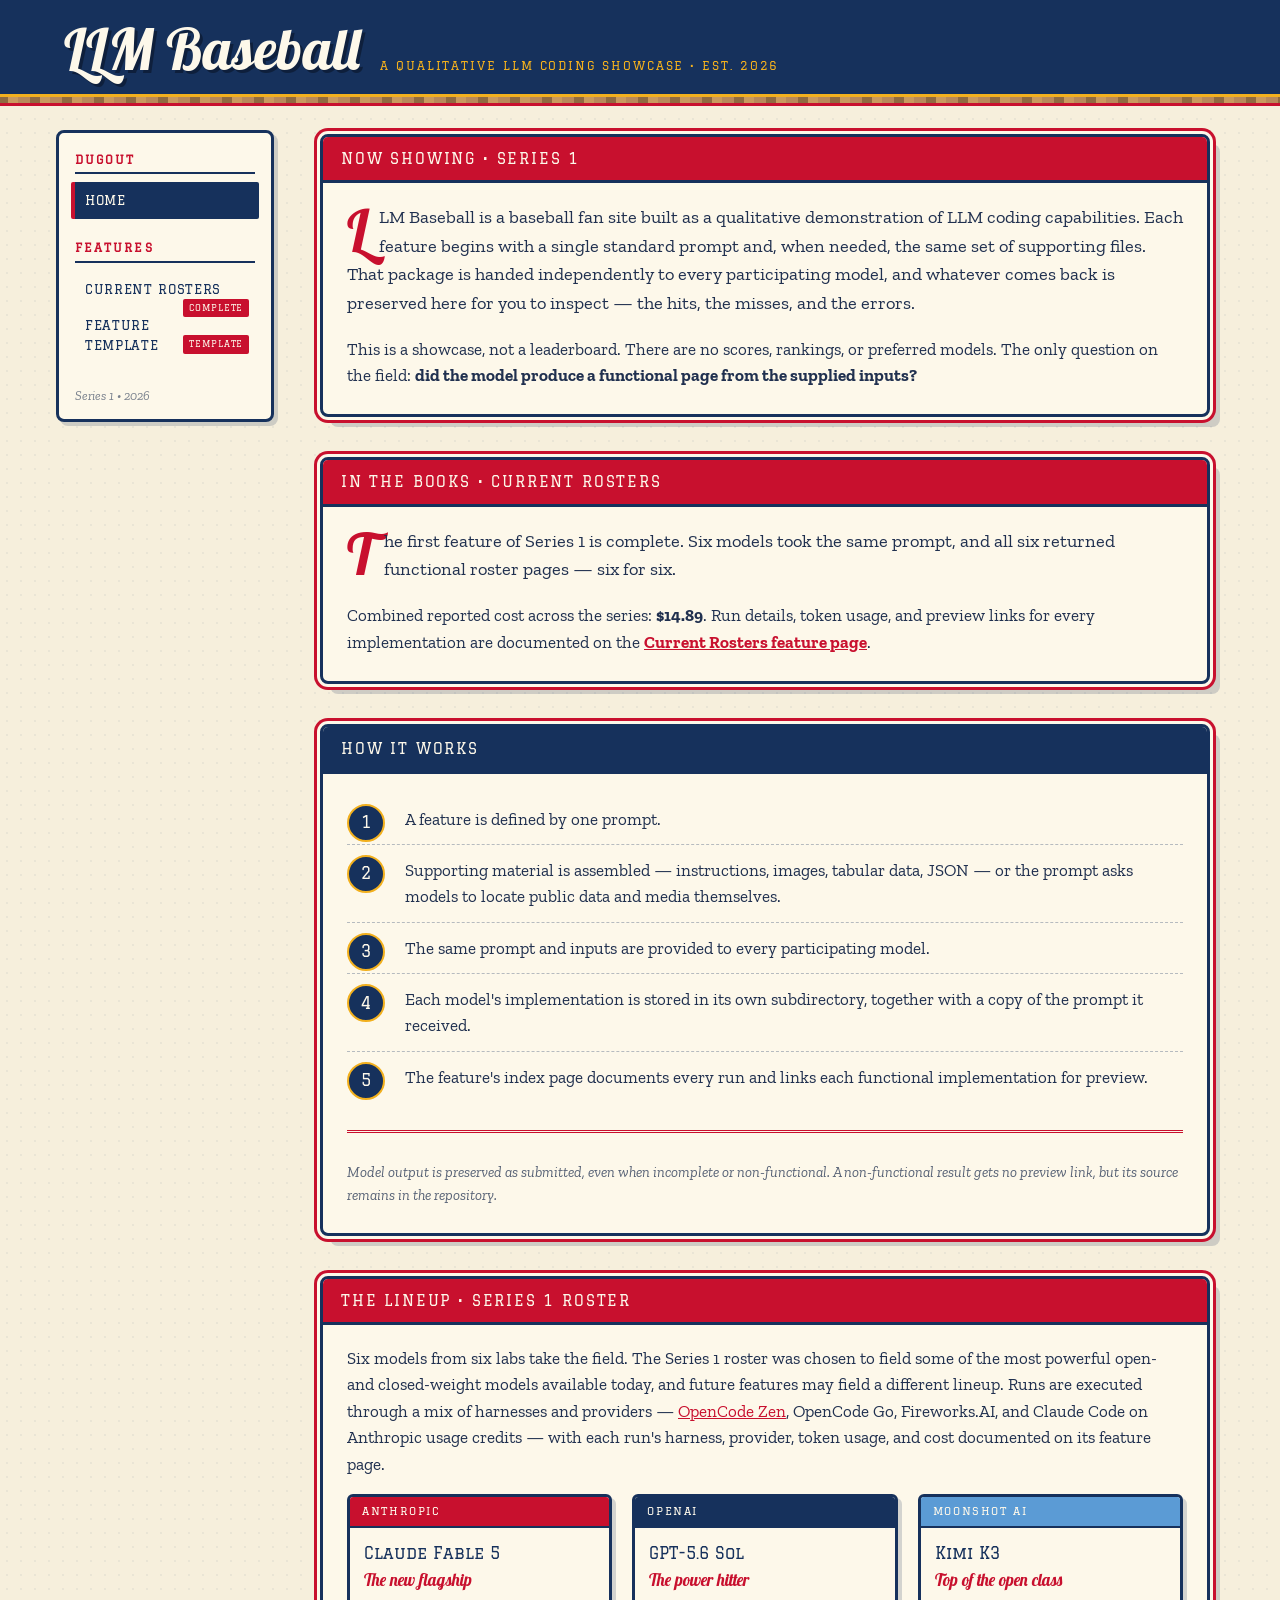
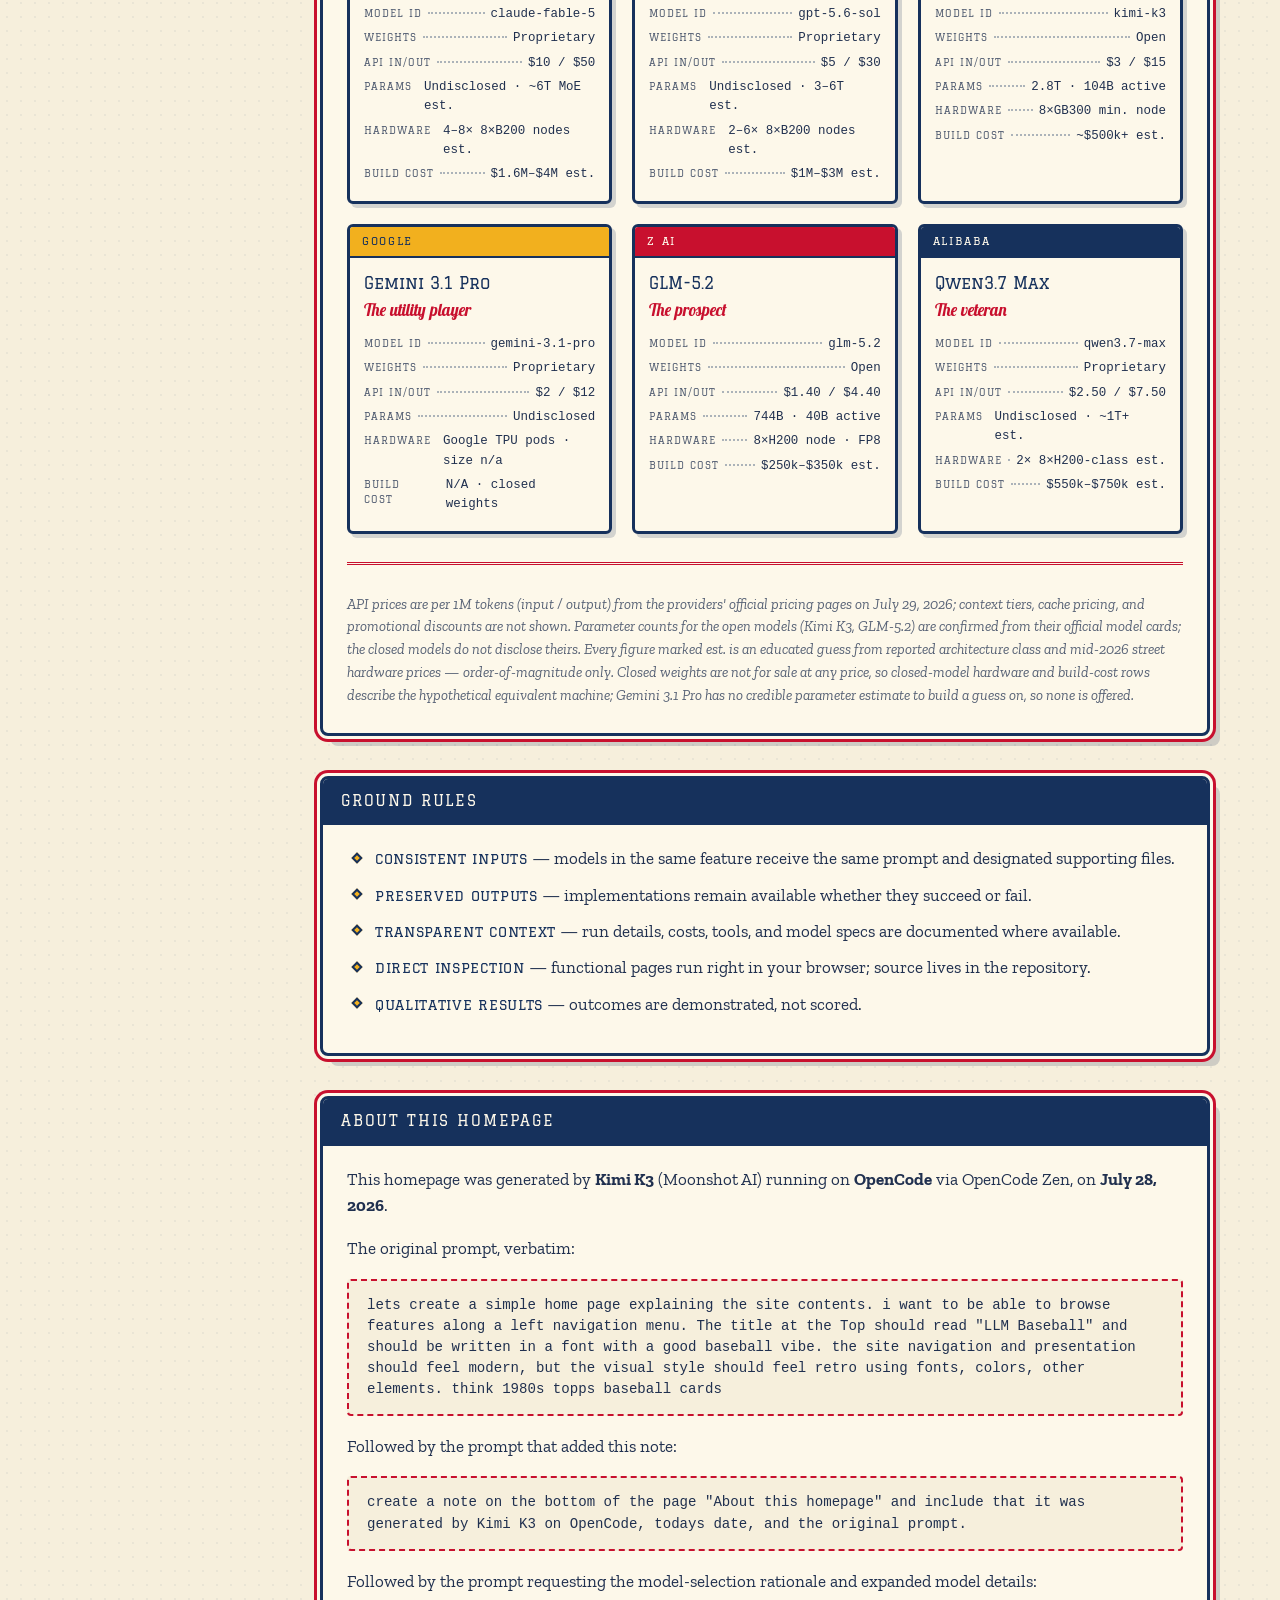
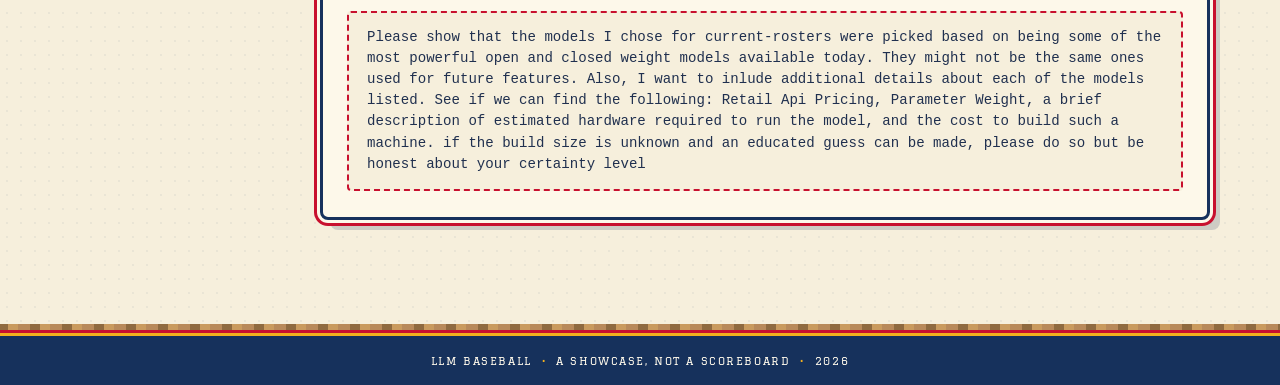
<file: index.html>
<!DOCTYPE html>
<html lang="en">
<head>
  <meta charset="utf-8">
  <meta name="viewport" content="width=device-width, initial-scale=1">
  <title>LLM Baseball — A Qualitative LLM Coding Showcase</title>
  <meta name="description" content="LLM Baseball is a baseball fan site built as a qualitative demonstration of LLM coding capabilities. One prompt, many models, every result preserved.">
  <link rel="icon" href='data:image/svg+xml,<svg xmlns="http://www.w3.org/2000/svg" viewBox="0 0 32 32"><circle cx="16" cy="16" r="14" fill="%23fdf8ea" stroke="%2316315c" stroke-width="2"/><path d="M9 3a15 15 0 0 0 0 26" fill="none" stroke="%23c8102e" stroke-width="2" stroke-dasharray="3 2"/><path d="M23 3a15 15 0 0 1 0 26" fill="none" stroke="%23c8102e" stroke-width="2" stroke-dasharray="3 2"/></svg>'>
  <link rel="preconnect" href="https://fonts.googleapis.com">
  <link rel="preconnect" href="https://fonts.gstatic.com" crossorigin>
  <link href="https://fonts.googleapis.com/css2?family=Graduate&family=Lobster&family=Zilla+Slab:wght@400;600&display=swap" rel="stylesheet">
  <link rel="stylesheet" href="assets/site.css">
</head>
<body data-root="" data-nav-id="home">

  <header class="site-header">
    <div class="inner">
      <p class="site-title"><a href="index.html">LLM Baseball</a></p>
      <p class="tagline">A qualitative LLM coding showcase &bull; Est. 2026</p>
    </div>
  </header>
  <div class="wood-strip" aria-hidden="true"></div>

  <div class="layout">

    <nav class="sidebar" aria-label="Site navigation">
      <div class="sidebar-inner" id="site-nav">
        <noscript>
          <h2 class="nav-heading">Dugout</h2>
          <ul class="nav-list">
            <li class="active"><a href="index.html">Home</a></li>
          </ul>
          <h2 class="nav-heading">Features</h2>
          <ul class="nav-list">
            <li><a href="features/current-rosters/index.html">Current Rosters</a></li>
            <li><a href="features/feature-template/index.html">Feature Template</a></li>
          </ul>
        </noscript>
      </div>
    </nav>

    <main class="main">

      <section class="card">
        <div class="card-header">Now Showing &bull; Series 1</div>
        <div class="card-body">
          <p class="lede">LLM Baseball is a baseball fan site built as a qualitative demonstration of LLM coding capabilities. Each feature begins with a single standard prompt and, when needed, the same set of supporting files. That package is handed independently to every participating model, and whatever comes back is preserved here for you to inspect — the hits, the misses, and the errors.</p>
          <p>This is a showcase, not a leaderboard. There are no scores, rankings, or preferred models. The only question on the field: <strong>did the model produce a functional page from the supplied inputs?</strong></p>
        </div>
      </section>

      <section class="card">
        <div class="card-header">In the Books &bull; Current Rosters</div>
        <div class="card-body">
          <p class="lede">The first feature of Series 1 is complete. Six models took the same prompt, and all six returned functional roster pages &mdash; six for six.</p>
          <p>Combined reported cost across the series: <strong>$14.89</strong>. Run details, token usage, and preview links for every implementation are documented on the <a href="features/current-rosters/index.html"><strong>Current Rosters feature page</strong></a>.</p>
        </div>
      </section>

      <section class="card">
        <div class="card-header alt">How It Works</div>
        <div class="card-body">
          <ol class="steps">
            <li>A feature is defined by one prompt.</li>
            <li>Supporting material is assembled — instructions, images, tabular data, JSON — or the prompt asks models to locate public data and media themselves.</li>
            <li>The same prompt and inputs are provided to every participating model.</li>
            <li>Each model's implementation is stored in its own subdirectory, together with a copy of the prompt it received.</li>
            <li>The feature's index page documents every run and links each functional implementation for preview.</li>
          </ol>
          <hr class="rule">
          <p class="note">Model output is preserved as submitted, even when incomplete or non-functional. A non-functional result gets no preview link, but its source remains in the repository.</p>
        </div>
      </section>

      <section class="card">
        <div class="card-header">The Lineup &bull; Series 1 Roster</div>
        <div class="card-body">
          <p>Six models from six labs take the field. The Series 1 roster was chosen to field some of the most powerful open- and closed-weight models available today, and future features may field a different lineup. Runs are executed through a mix of harnesses and providers &mdash; <a href="https://opencode.ai/docs/zen/">OpenCode Zen</a>, OpenCode Go, Fireworks.AI, and Claude Code on Anthropic usage credits &mdash; with each run's harness, provider, token usage, and cost documented on its feature page.</p>
          <div class="lineup">
            <article class="player-card">
              <div class="pc-banner">Anthropic</div>
              <h3>Claude Fable 5</h3>
              <p class="pc-script">The new flagship</p>
              <div class="pc-stats">
                <div class="stat"><span class="k">Model ID</span><span class="dots"></span><span class="v">claude-fable-5</span></div>
                <div class="stat"><span class="k">Weights</span><span class="dots"></span><span class="v">Proprietary</span></div>
                <div class="stat"><span class="k">API in/out</span><span class="dots"></span><span class="v">$10 / $50</span></div>
                <div class="stat"><span class="k">Params</span><span class="dots"></span><span class="v">Undisclosed &middot; ~6T MoE est.</span></div>
                <div class="stat"><span class="k">Hardware</span><span class="dots"></span><span class="v">4&ndash;8&times; 8&times;B200 nodes est.</span></div>
                <div class="stat"><span class="k">Build cost</span><span class="dots"></span><span class="v">$1.6M&ndash;$4M est.</span></div>
              </div>
            </article>
            <article class="player-card">
              <div class="pc-banner">OpenAI</div>
              <h3>GPT-5.6 Sol</h3>
              <p class="pc-script">The power hitter</p>
              <div class="pc-stats">
                <div class="stat"><span class="k">Model ID</span><span class="dots"></span><span class="v">gpt-5.6-sol</span></div>
                <div class="stat"><span class="k">Weights</span><span class="dots"></span><span class="v">Proprietary</span></div>
                <div class="stat"><span class="k">API in/out</span><span class="dots"></span><span class="v">$5 / $30</span></div>
                <div class="stat"><span class="k">Params</span><span class="dots"></span><span class="v">Undisclosed &middot; 3&ndash;6T est.</span></div>
                <div class="stat"><span class="k">Hardware</span><span class="dots"></span><span class="v">2&ndash;6&times; 8&times;B200 nodes est.</span></div>
                <div class="stat"><span class="k">Build cost</span><span class="dots"></span><span class="v">$1M&ndash;$3M est.</span></div>
              </div>
            </article>
            <article class="player-card">
              <div class="pc-banner">Moonshot AI</div>
              <h3>Kimi K3</h3>
              <p class="pc-script">Top of the open class</p>
              <div class="pc-stats">
                <div class="stat"><span class="k">Model ID</span><span class="dots"></span><span class="v">kimi-k3</span></div>
                <div class="stat"><span class="k">Weights</span><span class="dots"></span><span class="v">Open</span></div>
                <div class="stat"><span class="k">API in/out</span><span class="dots"></span><span class="v">$3 / $15</span></div>
                <div class="stat"><span class="k">Params</span><span class="dots"></span><span class="v">2.8T &middot; 104B active</span></div>
                <div class="stat"><span class="k">Hardware</span><span class="dots"></span><span class="v">8&times;GB300 min. node</span></div>
                <div class="stat"><span class="k">Build cost</span><span class="dots"></span><span class="v">~$500k+ est.</span></div>
              </div>
            </article>
            <article class="player-card">
              <div class="pc-banner">Google</div>
              <h3>Gemini 3.1 Pro</h3>
              <p class="pc-script">The utility player</p>
              <div class="pc-stats">
                <div class="stat"><span class="k">Model ID</span><span class="dots"></span><span class="v">gemini-3.1-pro</span></div>
                <div class="stat"><span class="k">Weights</span><span class="dots"></span><span class="v">Proprietary</span></div>
                <div class="stat"><span class="k">API in/out</span><span class="dots"></span><span class="v">$2 / $12</span></div>
                <div class="stat"><span class="k">Params</span><span class="dots"></span><span class="v">Undisclosed</span></div>
                <div class="stat"><span class="k">Hardware</span><span class="dots"></span><span class="v">Google TPU pods &middot; size n/a</span></div>
                <div class="stat"><span class="k">Build cost</span><span class="dots"></span><span class="v">N/A &middot; closed weights</span></div>
              </div>
            </article>
            <article class="player-card">
              <div class="pc-banner">Z AI</div>
              <h3>GLM-5.2</h3>
              <p class="pc-script">The prospect</p>
              <div class="pc-stats">
                <div class="stat"><span class="k">Model ID</span><span class="dots"></span><span class="v">glm-5.2</span></div>
                <div class="stat"><span class="k">Weights</span><span class="dots"></span><span class="v">Open</span></div>
                <div class="stat"><span class="k">API in/out</span><span class="dots"></span><span class="v">$1.40 / $4.40</span></div>
                <div class="stat"><span class="k">Params</span><span class="dots"></span><span class="v">744B &middot; 40B active</span></div>
                <div class="stat"><span class="k">Hardware</span><span class="dots"></span><span class="v">8&times;H200 node &middot; FP8</span></div>
                <div class="stat"><span class="k">Build cost</span><span class="dots"></span><span class="v">$250k&ndash;$350k est.</span></div>
              </div>
            </article>
            <article class="player-card">
              <div class="pc-banner">Alibaba</div>
              <h3>Qwen3.7 Max</h3>
              <p class="pc-script">The veteran</p>
              <div class="pc-stats">
                <div class="stat"><span class="k">Model ID</span><span class="dots"></span><span class="v">qwen3.7-max</span></div>
                <div class="stat"><span class="k">Weights</span><span class="dots"></span><span class="v">Proprietary</span></div>
                <div class="stat"><span class="k">API in/out</span><span class="dots"></span><span class="v">$2.50 / $7.50</span></div>
                <div class="stat"><span class="k">Params</span><span class="dots"></span><span class="v">Undisclosed &middot; ~1T+ est.</span></div>
                <div class="stat"><span class="k">Hardware</span><span class="dots"></span><span class="v">2&times; 8&times;H200-class est.</span></div>
                <div class="stat"><span class="k">Build cost</span><span class="dots"></span><span class="v">$550k&ndash;$750k est.</span></div>
              </div>
            </article>
          </div>
          <hr class="rule">
          <p class="note">API prices are per 1M tokens (input / output) from the providers' official pricing pages on July 29, 2026; context tiers, cache pricing, and promotional discounts are not shown. Parameter counts for the open models (Kimi K3, GLM-5.2) are confirmed from their official model cards; the closed models do not disclose theirs. Every figure marked <em>est.</em> is an educated guess from reported architecture class and mid-2026 street hardware prices &mdash; order-of-magnitude only. Closed weights are not for sale at any price, so closed-model hardware and build-cost rows describe the hypothetical equivalent machine; Gemini 3.1 Pro has no credible parameter estimate to build a guess on, so none is offered.</p>
        </div>
      </section>

      <section class="card">
        <div class="card-header alt">Ground Rules</div>
        <div class="card-body">
          <ul class="diamond-list">
            <li><strong>Consistent inputs</strong> — models in the same feature receive the same prompt and designated supporting files.</li>
            <li><strong>Preserved outputs</strong> — implementations remain available whether they succeed or fail.</li>
            <li><strong>Transparent context</strong> — run details, costs, tools, and model specs are documented where available.</li>
            <li><strong>Direct inspection</strong> — functional pages run right in your browser; source lives in the repository.</li>
            <li><strong>Qualitative results</strong> — outcomes are demonstrated, not scored.</li>
          </ul>
        </div>
      </section>

      <section class="card">
        <div class="card-header alt">About This Homepage</div>
        <div class="card-body">
          <p>This homepage was generated by <strong>Kimi K3</strong> (Moonshot AI) running on <strong>OpenCode</strong> via OpenCode Zen, on <strong>July 28, 2026</strong>.</p>
          <p>The original prompt, verbatim:</p>
          <blockquote class="prompt-quote">lets create a simple home page explaining the site contents. i want to be able to browse features along a left navigation menu. The title at the Top should read "LLM Baseball" and should be written in a font with a good baseball vibe. the site navigation and presentation should feel modern, but the visual style should feel retro using fonts, colors, other elements. think 1980s topps baseball cards</blockquote>
          <p>Followed by the prompt that added this note:</p>
          <blockquote class="prompt-quote">create a note on the bottom of the page "About this homepage" and include that it was generated by Kimi K3 on OpenCode, todays date, and the original prompt.</blockquote>
          <p>Followed by the prompt requesting the model-selection rationale and expanded model details:</p>
          <blockquote class="prompt-quote">Please show that the models I chose for current-rosters were picked based on being some of the most powerful open and closed weight models available today. They might not be the same ones used for future features. Also, I want to inlude additional details about each of the models listed. See if we can find the following: Retail Api Pricing, Parameter Weight, a brief description of estimated hardware required to run the model, and the cost to build such a machine. if the build size is unknown and an educated guess can be made, please do so but be honest about your certainty level</blockquote>
        </div>
      </section>

    </main>
  </div>

  <footer class="site-footer">
    <div class="wood-strip" aria-hidden="true"></div>
    <div class="bar">LLM Baseball<span class="sep">&bull;</span>A showcase, not a scoreboard<span class="sep">&bull;</span>2026</div>
  </footer>

  <script src="assets/site.js"></script>
</body>
</html>
</file>
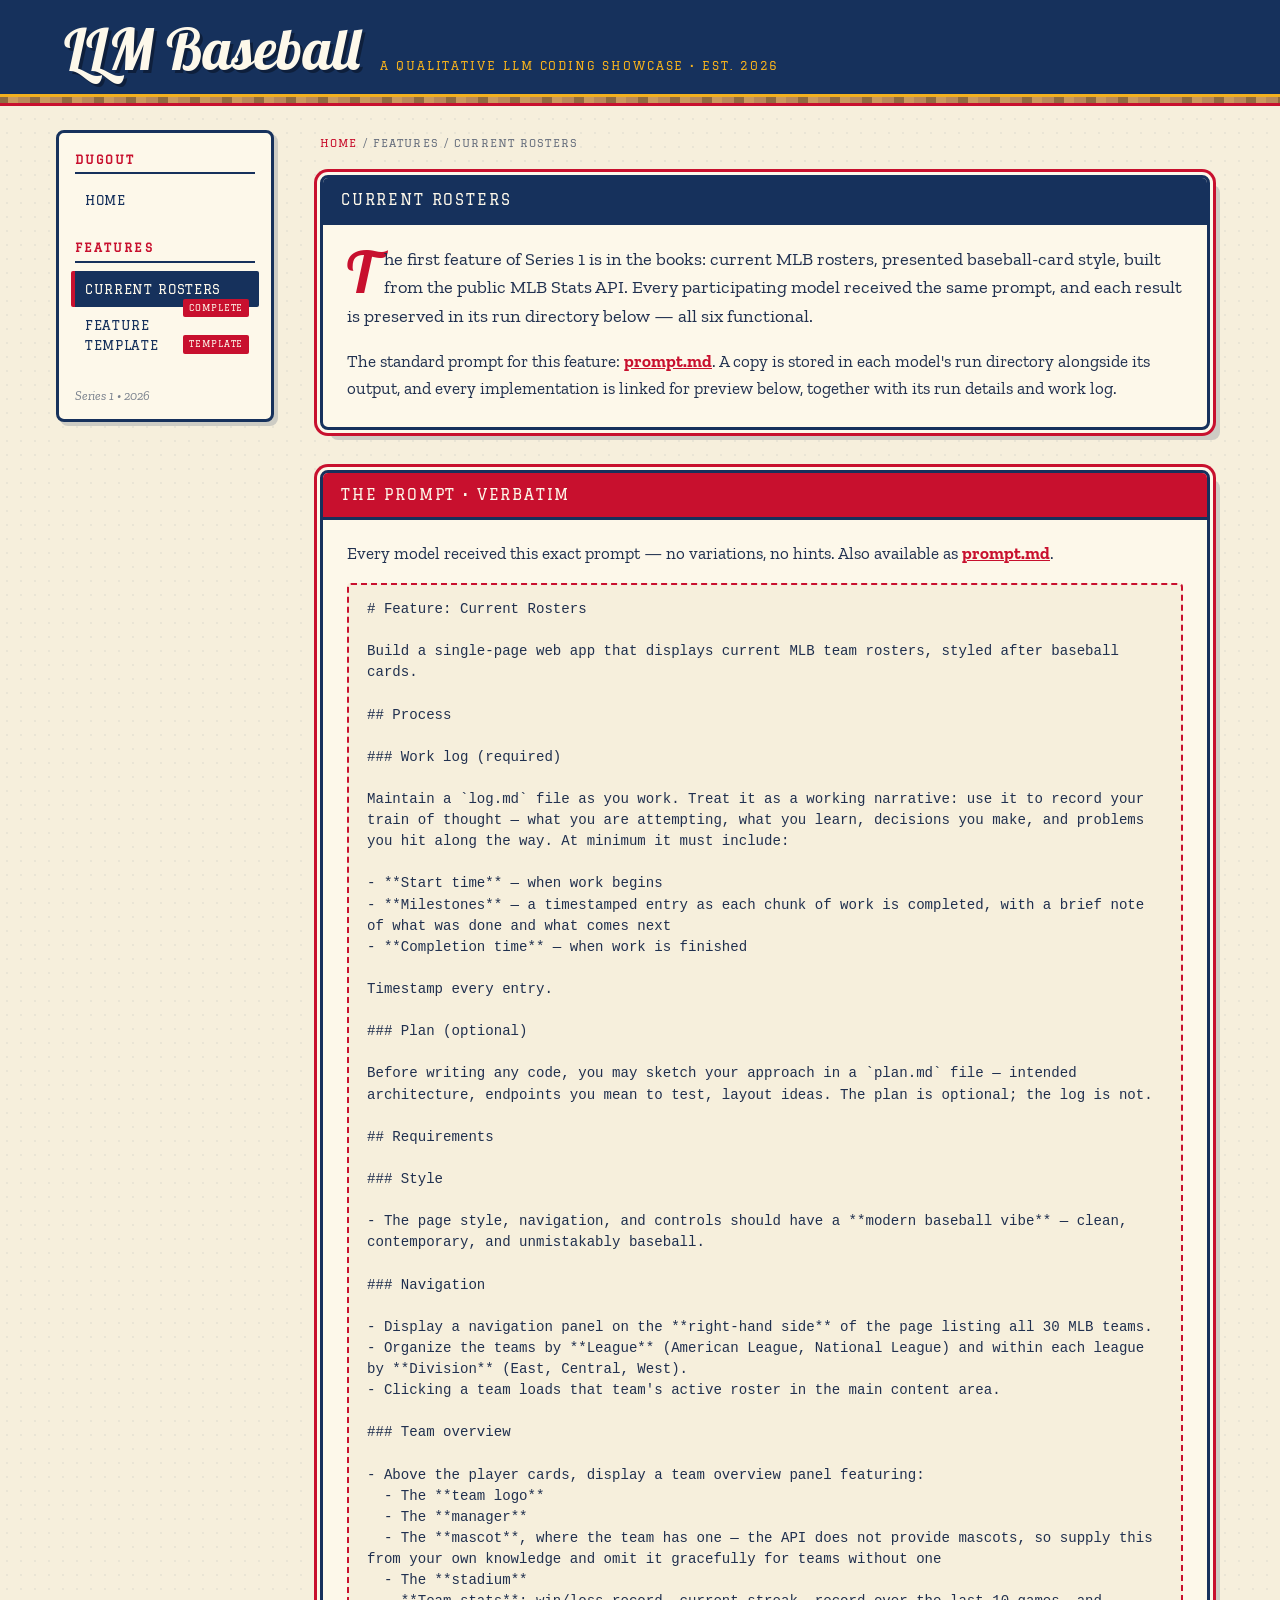
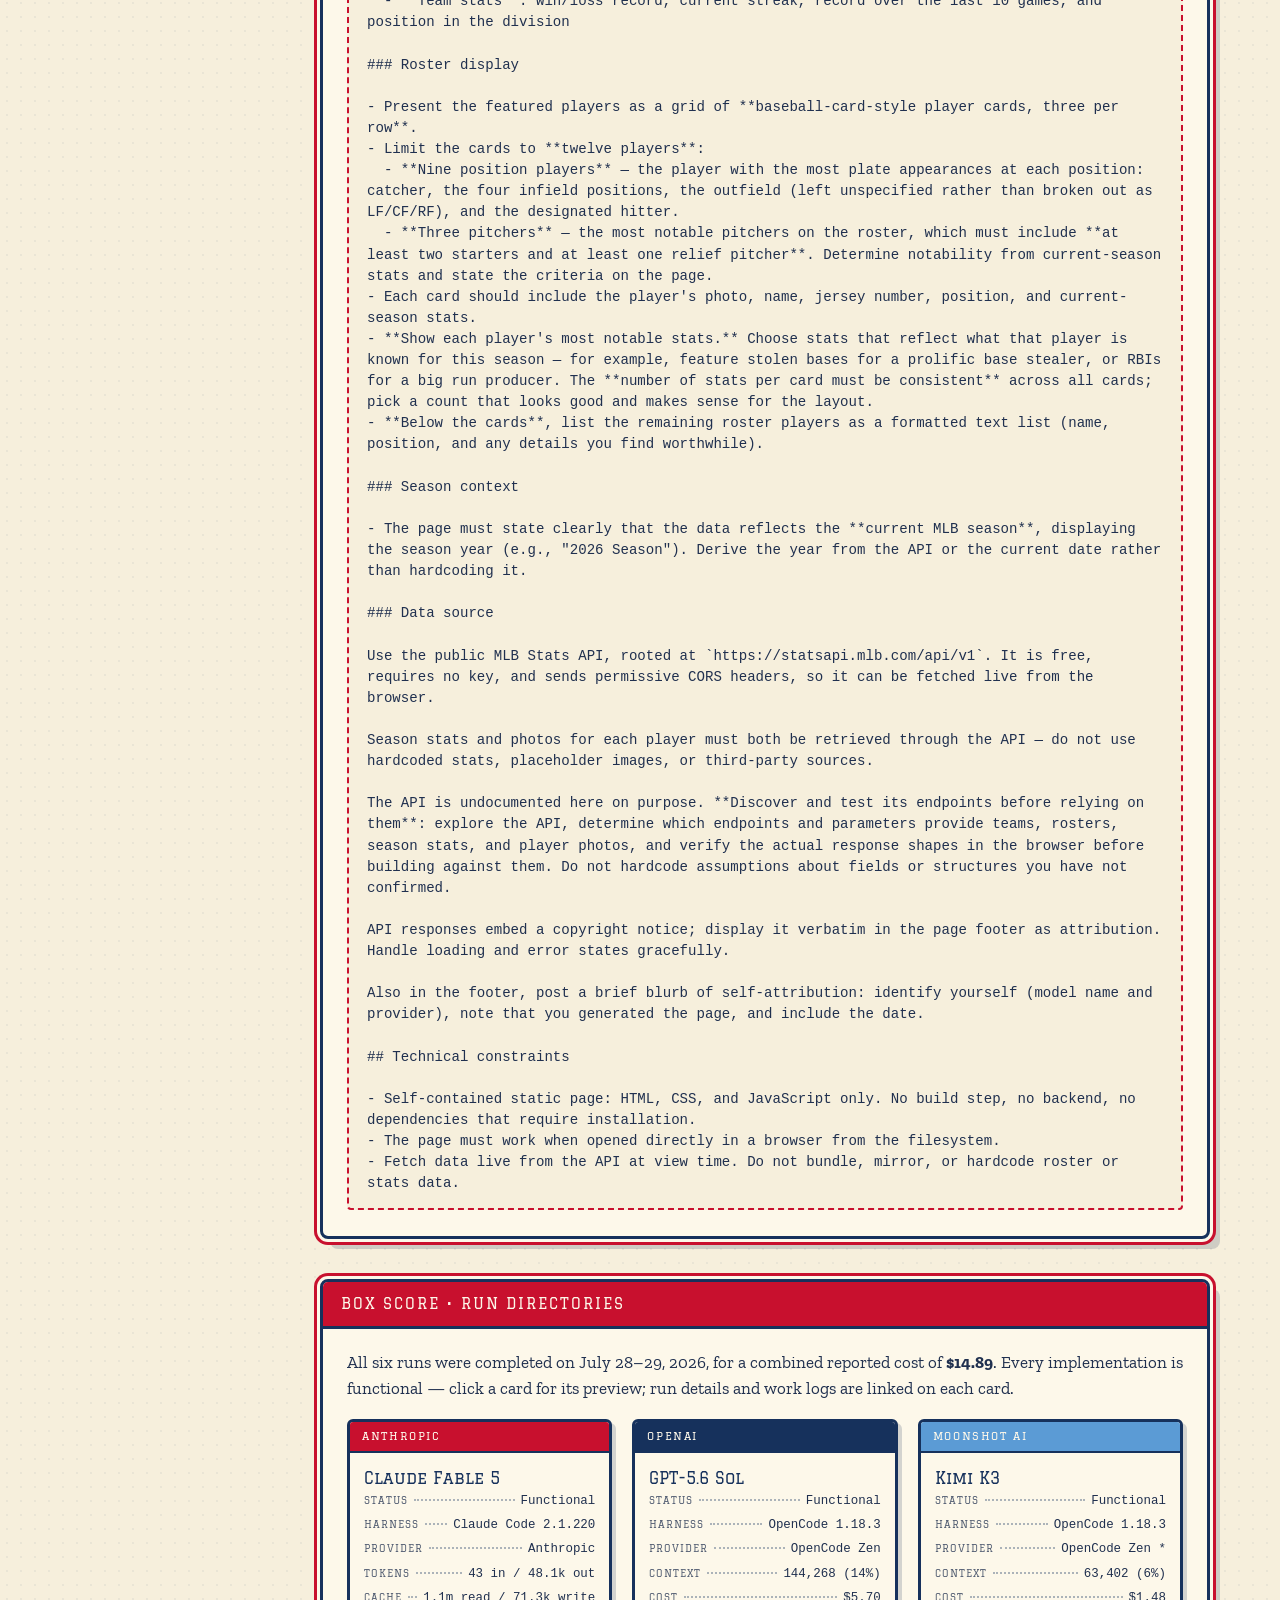
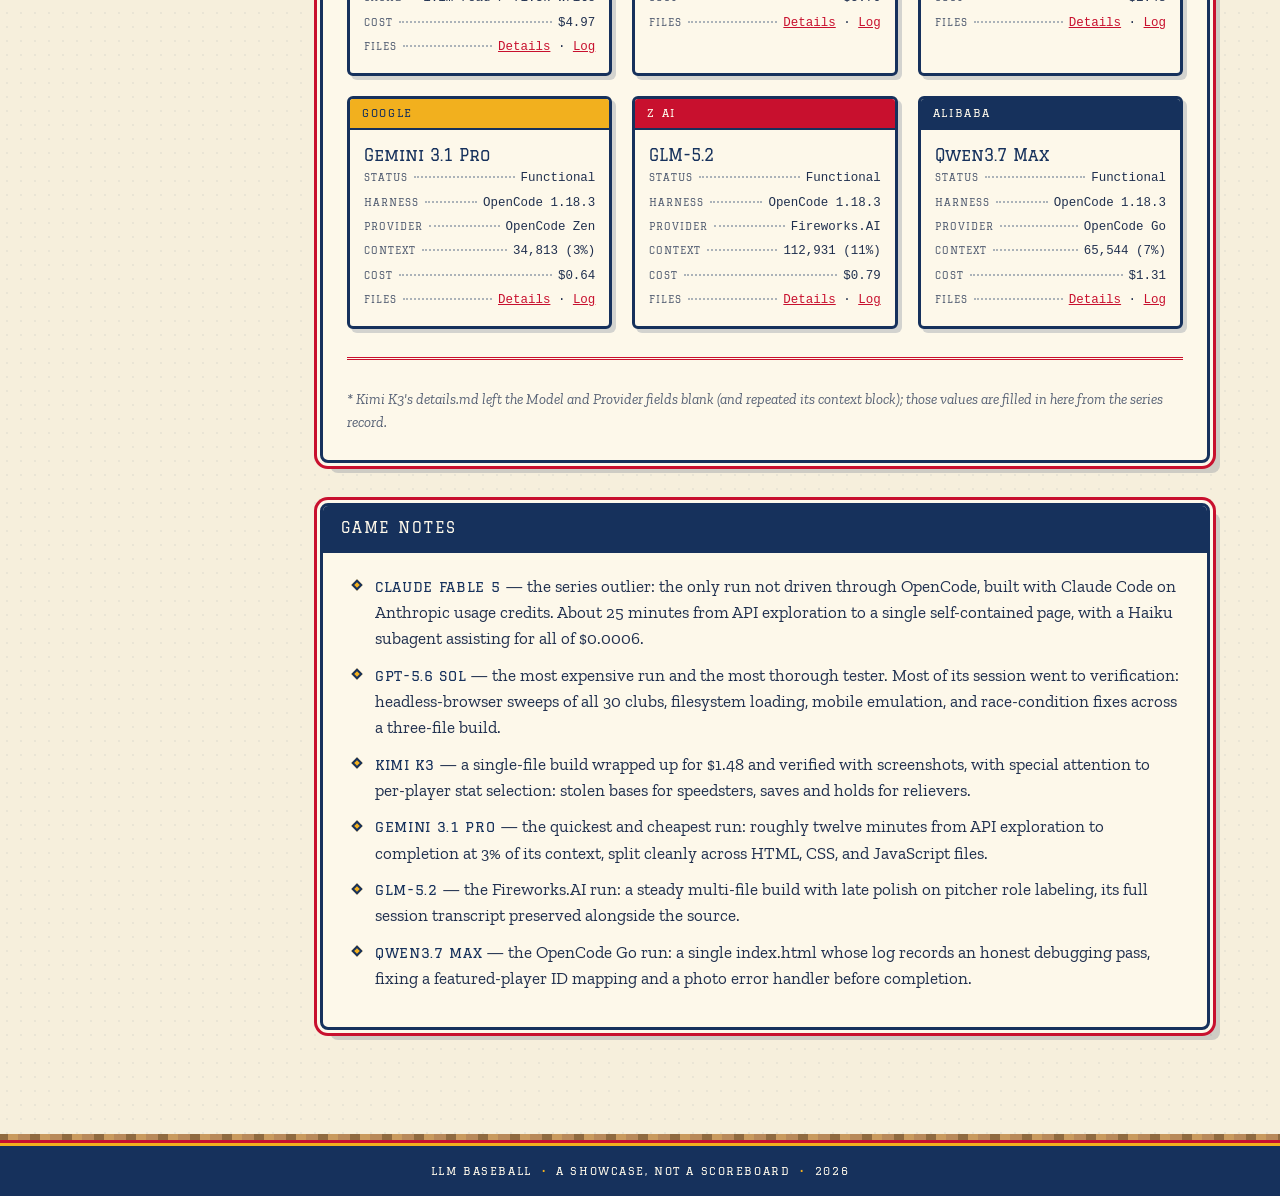
<file: features/current-rosters/index.html>
<!DOCTYPE html>
<html lang="en">
<head>
  <meta charset="utf-8">
  <meta name="viewport" content="width=device-width, initial-scale=1">
  <title>Current Rosters — LLM Baseball</title>
  <meta name="description" content="Current Rosters — an LLM Baseball feature. One prompt, six models, every result preserved.">
  <link rel="icon" href='data:image/svg+xml,<svg xmlns="http://www.w3.org/2000/svg" viewBox="0 0 32 32"><circle cx="16" cy="16" r="14" fill="%23fdf8ea" stroke="%2316315c" stroke-width="2"/><path d="M9 3a15 15 0 0 0 0 26" fill="none" stroke="%23c8102e" stroke-width="2" stroke-dasharray="3 2"/><path d="M23 3a15 15 0 0 1 0 26" fill="none" stroke="%23c8102e" stroke-width="2" stroke-dasharray="3 2"/></svg>'>
  <link rel="preconnect" href="https://fonts.googleapis.com">
  <link rel="preconnect" href="https://fonts.gstatic.com" crossorigin>
  <link href="https://fonts.googleapis.com/css2?family=Graduate&family=Lobster&family=Zilla+Slab:wght@400;600&display=swap" rel="stylesheet">
  <link rel="stylesheet" href="../../assets/site.css">
</head>
<body data-root="../../" data-nav-id="current-rosters">

  <header class="site-header">
    <div class="inner">
      <p class="site-title"><a href="../../index.html">LLM Baseball</a></p>
      <p class="tagline">A qualitative LLM coding showcase &bull; Est. 2026</p>
    </div>
  </header>
  <div class="wood-strip" aria-hidden="true"></div>

  <div class="layout">

    <nav class="sidebar" aria-label="Site navigation">
      <div class="sidebar-inner" id="site-nav">
        <noscript>
          <h2 class="nav-heading">Dugout</h2>
          <ul class="nav-list">
            <li><a href="../../index.html">Home</a></li>
          </ul>
          <h2 class="nav-heading">Features</h2>
          <ul class="nav-list">
            <li class="active"><a href="index.html">Current Rosters</a></li>
            <li><a href="../feature-template/index.html">Feature Template</a></li>
          </ul>
        </noscript>
      </div>
    </nav>

    <main class="main">

      <p class="crumb"><a href="../../index.html">Home</a> / Features / Current Rosters</p>

      <section class="card">
        <div class="card-header alt">Current Rosters</div>
        <div class="card-body">
          <p class="lede">The first feature of Series 1 is in the books: current MLB rosters, presented baseball-card style, built from the public MLB Stats API. Every participating model received the same prompt, and each result is preserved in its run directory below &mdash; all six functional.</p>
          <p>The standard prompt for this feature: <a href="prompt.md"><strong>prompt.md</strong></a>. A copy is stored in each model's run directory alongside its output, and every implementation is linked for preview below, together with its run details and work log.</p>
        </div>
      </section>

      <section class="card">
        <div class="card-header">The Prompt &bull; Verbatim</div>
        <div class="card-body">
          <p>Every model received this exact prompt &mdash; no variations, no hints. Also available as <a href="prompt.md"><strong>prompt.md</strong></a>.</p>
          <pre class="prompt-quote"># Feature: Current Rosters

Build a single-page web app that displays current MLB team rosters, styled after baseball cards.

## Process

### Work log (required)

Maintain a `log.md` file as you work. Treat it as a working narrative: use it to record your train of thought — what you are attempting, what you learn, decisions you make, and problems you hit along the way. At minimum it must include:

- **Start time** — when work begins
- **Milestones** — a timestamped entry as each chunk of work is completed, with a brief note of what was done and what comes next
- **Completion time** — when work is finished

Timestamp every entry.

### Plan (optional)

Before writing any code, you may sketch your approach in a `plan.md` file — intended architecture, endpoints you mean to test, layout ideas. The plan is optional; the log is not.

## Requirements

### Style

- The page style, navigation, and controls should have a **modern baseball vibe** — clean, contemporary, and unmistakably baseball.

### Navigation

- Display a navigation panel on the **right-hand side** of the page listing all 30 MLB teams.
- Organize the teams by **League** (American League, National League) and within each league by **Division** (East, Central, West).
- Clicking a team loads that team's active roster in the main content area.

### Team overview

- Above the player cards, display a team overview panel featuring:
  - The **team logo**
  - The **manager**
  - The **mascot**, where the team has one — the API does not provide mascots, so supply this from your own knowledge and omit it gracefully for teams without one
  - The **stadium**
  - **Team stats**: win/loss record, current streak, record over the last 10 games, and position in the division

### Roster display

- Present the featured players as a grid of **baseball-card-style player cards, three per row**.
- Limit the cards to **twelve players**:
  - **Nine position players** — the player with the most plate appearances at each position: catcher, the four infield positions, the outfield (left unspecified rather than broken out as LF/CF/RF), and the designated hitter.
  - **Three pitchers** — the most notable pitchers on the roster, which must include **at least two starters and at least one relief pitcher**. Determine notability from current-season stats and state the criteria on the page.
- Each card should include the player's photo, name, jersey number, position, and current-season stats.
- **Show each player's most notable stats.** Choose stats that reflect what that player is known for this season — for example, feature stolen bases for a prolific base stealer, or RBIs for a big run producer. The **number of stats per card must be consistent** across all cards; pick a count that looks good and makes sense for the layout.
- **Below the cards**, list the remaining roster players as a formatted text list (name, position, and any details you find worthwhile).

### Season context

- The page must state clearly that the data reflects the **current MLB season**, displaying the season year (e.g., "2026 Season"). Derive the year from the API or the current date rather than hardcoding it.

### Data source

Use the public MLB Stats API, rooted at `https://statsapi.mlb.com/api/v1`. It is free, requires no key, and sends permissive CORS headers, so it can be fetched live from the browser.

Season stats and photos for each player must both be retrieved through the API — do not use hardcoded stats, placeholder images, or third-party sources.

The API is undocumented here on purpose. **Discover and test its endpoints before relying on them**: explore the API, determine which endpoints and parameters provide teams, rosters, season stats, and player photos, and verify the actual response shapes in the browser before building against them. Do not hardcode assumptions about fields or structures you have not confirmed.

API responses embed a copyright notice; display it verbatim in the page footer as attribution. Handle loading and error states gracefully.

Also in the footer, post a brief blurb of self-attribution: identify yourself (model name and provider), note that you generated the page, and include the date.

## Technical constraints

- Self-contained static page: HTML, CSS, and JavaScript only. No build step, no backend, no dependencies that require installation.
- The page must work when opened directly in a browser from the filesystem.
- Fetch data live from the API at view time. Do not bundle, mirror, or hardcode roster or stats data.</pre>
        </div>
      </section>

      <section class="card">
        <div class="card-header">Box Score &bull; Run Directories</div>
        <div class="card-body">
          <p>All six runs were completed on July 28&ndash;29, 2026, for a combined reported cost of <strong>$14.89</strong>. Every implementation is functional &mdash; click a card for its preview; run details and work logs are linked on each card.</p>
          <div class="lineup">
            <article class="player-card">
              <div class="pc-banner">Anthropic</div>
              <h3><a class="pc-link" href="Fable5/index.html">Claude Fable 5</a></h3>
              <div class="pc-stats">
                <div class="stat"><span class="k">Status</span><span class="dots"></span><span class="v">Functional</span></div>
                <div class="stat"><span class="k">Harness</span><span class="dots"></span><span class="v">Claude Code 2.1.220</span></div>
                <div class="stat"><span class="k">Provider</span><span class="dots"></span><span class="v">Anthropic</span></div>
                <div class="stat"><span class="k">Tokens</span><span class="dots"></span><span class="v">43 in / 48.1k out</span></div>
                <div class="stat"><span class="k">Cache</span><span class="dots"></span><span class="v">1.1m read / 71.3k write</span></div>
                <div class="stat"><span class="k">Cost</span><span class="dots"></span><span class="v">$4.97</span></div>
                <div class="stat"><span class="k">Files</span><span class="dots"></span><span class="v"><a href="Fable5/details.md">Details</a> &middot; <a href="Fable5/log.md">Log</a></span></div>
              </div>
            </article>
            <article class="player-card">
              <div class="pc-banner">OpenAI</div>
              <h3><a class="pc-link" href="GPT5-6Sol/index.html">GPT-5.6 Sol</a></h3>
              <div class="pc-stats">
                <div class="stat"><span class="k">Status</span><span class="dots"></span><span class="v">Functional</span></div>
                <div class="stat"><span class="k">Harness</span><span class="dots"></span><span class="v">OpenCode 1.18.3</span></div>
                <div class="stat"><span class="k">Provider</span><span class="dots"></span><span class="v">OpenCode Zen</span></div>
                <div class="stat"><span class="k">Context</span><span class="dots"></span><span class="v">144,268 (14%)</span></div>
                <div class="stat"><span class="k">Cost</span><span class="dots"></span><span class="v">$5.70</span></div>
                <div class="stat"><span class="k">Files</span><span class="dots"></span><span class="v"><a href="GPT5-6Sol/details.md">Details</a> &middot; <a href="GPT5-6Sol/log.md">Log</a></span></div>
              </div>
            </article>
            <article class="player-card">
              <div class="pc-banner">Moonshot AI</div>
              <h3><a class="pc-link" href="KimiK3/index.html">Kimi K3</a></h3>
              <div class="pc-stats">
                <div class="stat"><span class="k">Status</span><span class="dots"></span><span class="v">Functional</span></div>
                <div class="stat"><span class="k">Harness</span><span class="dots"></span><span class="v">OpenCode 1.18.3</span></div>
                <div class="stat"><span class="k">Provider</span><span class="dots"></span><span class="v">OpenCode Zen *</span></div>
                <div class="stat"><span class="k">Context</span><span class="dots"></span><span class="v">63,402 (6%)</span></div>
                <div class="stat"><span class="k">Cost</span><span class="dots"></span><span class="v">$1.48</span></div>
                <div class="stat"><span class="k">Files</span><span class="dots"></span><span class="v"><a href="KimiK3/details.md">Details</a> &middot; <a href="KimiK3/log.md">Log</a></span></div>
              </div>
            </article>
            <article class="player-card">
              <div class="pc-banner">Google</div>
              <h3><a class="pc-link" href="Gemini3-1Pro/index.html">Gemini 3.1 Pro</a></h3>
              <div class="pc-stats">
                <div class="stat"><span class="k">Status</span><span class="dots"></span><span class="v">Functional</span></div>
                <div class="stat"><span class="k">Harness</span><span class="dots"></span><span class="v">OpenCode 1.18.3</span></div>
                <div class="stat"><span class="k">Provider</span><span class="dots"></span><span class="v">OpenCode Zen</span></div>
                <div class="stat"><span class="k">Context</span><span class="dots"></span><span class="v">34,813 (3%)</span></div>
                <div class="stat"><span class="k">Cost</span><span class="dots"></span><span class="v">$0.64</span></div>
                <div class="stat"><span class="k">Files</span><span class="dots"></span><span class="v"><a href="Gemini3-1Pro/details.md">Details</a> &middot; <a href="Gemini3-1Pro/log.md">Log</a></span></div>
              </div>
            </article>
            <article class="player-card">
              <div class="pc-banner">Z AI</div>
              <h3><a class="pc-link" href="GLM5-2/index.html">GLM-5.2</a></h3>
              <div class="pc-stats">
                <div class="stat"><span class="k">Status</span><span class="dots"></span><span class="v">Functional</span></div>
                <div class="stat"><span class="k">Harness</span><span class="dots"></span><span class="v">OpenCode 1.18.3</span></div>
                <div class="stat"><span class="k">Provider</span><span class="dots"></span><span class="v">Fireworks.AI</span></div>
                <div class="stat"><span class="k">Context</span><span class="dots"></span><span class="v">112,931 (11%)</span></div>
                <div class="stat"><span class="k">Cost</span><span class="dots"></span><span class="v">$0.79</span></div>
                <div class="stat"><span class="k">Files</span><span class="dots"></span><span class="v"><a href="GLM5-2/details.md">Details</a> &middot; <a href="GLM5-2/log.md">Log</a></span></div>
              </div>
            </article>
            <article class="player-card">
              <div class="pc-banner">Alibaba</div>
              <h3><a class="pc-link" href="Qwen3-7Max/index.html">Qwen3.7 Max</a></h3>
              <div class="pc-stats">
                <div class="stat"><span class="k">Status</span><span class="dots"></span><span class="v">Functional</span></div>
                <div class="stat"><span class="k">Harness</span><span class="dots"></span><span class="v">OpenCode 1.18.3</span></div>
                <div class="stat"><span class="k">Provider</span><span class="dots"></span><span class="v">OpenCode Go</span></div>
                <div class="stat"><span class="k">Context</span><span class="dots"></span><span class="v">65,544 (7%)</span></div>
                <div class="stat"><span class="k">Cost</span><span class="dots"></span><span class="v">$1.31</span></div>
                <div class="stat"><span class="k">Files</span><span class="dots"></span><span class="v"><a href="Qwen3-7Max/details.md">Details</a> &middot; <a href="Qwen3-7Max/log.md">Log</a></span></div>
              </div>
            </article>
          </div>
          <hr class="rule">
          <p class="note">* Kimi K3's details.md left the Model and Provider fields blank (and repeated its context block); those values are filled in here from the series record.</p>
        </div>
      </section>

      <section class="card">
        <div class="card-header alt">Game Notes</div>
        <div class="card-body">
          <ul class="diamond-list">
            <li><strong>Claude Fable 5</strong> &mdash; the series outlier: the only run not driven through OpenCode, built with Claude Code on Anthropic usage credits. About 25 minutes from API exploration to a single self-contained page, with a Haiku subagent assisting for all of $0.0006.</li>
            <li><strong>GPT-5.6 Sol</strong> &mdash; the most expensive run and the most thorough tester. Most of its session went to verification: headless-browser sweeps of all 30 clubs, filesystem loading, mobile emulation, and race-condition fixes across a three-file build.</li>
            <li><strong>Kimi K3</strong> &mdash; a single-file build wrapped up for $1.48 and verified with screenshots, with special attention to per-player stat selection: stolen bases for speedsters, saves and holds for relievers.</li>
            <li><strong>Gemini 3.1 Pro</strong> &mdash; the quickest and cheapest run: roughly twelve minutes from API exploration to completion at 3% of its context, split cleanly across HTML, CSS, and JavaScript files.</li>
            <li><strong>GLM-5.2</strong> &mdash; the Fireworks.AI run: a steady multi-file build with late polish on pitcher role labeling, its full session transcript preserved alongside the source.</li>
            <li><strong>Qwen3.7 Max</strong> &mdash; the OpenCode Go run: a single index.html whose log records an honest debugging pass, fixing a featured-player ID mapping and a photo error handler before completion.</li>
          </ul>
        </div>
      </section>

    </main>
  </div>

  <footer class="site-footer">
    <div class="wood-strip" aria-hidden="true"></div>
    <div class="bar">LLM Baseball<span class="sep">&bull;</span>A showcase, not a scoreboard<span class="sep">&bull;</span>2026</div>
  </footer>

  <script src="../../assets/site.js"></script>
</body>
</html>
</file>
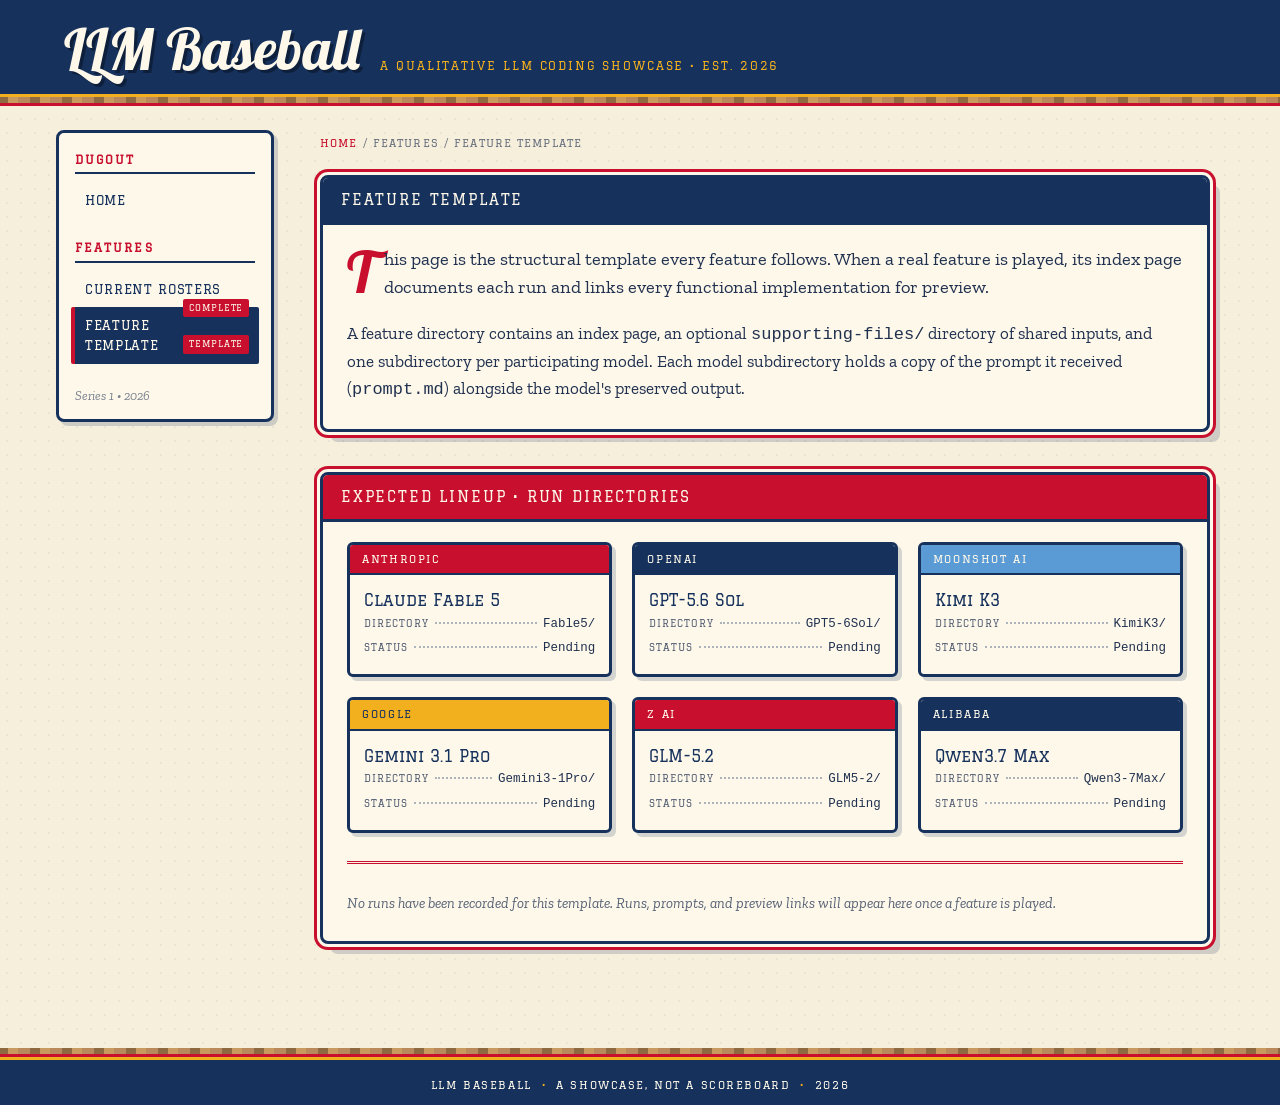
<file: features/feature-template/index.html>
<!DOCTYPE html>
<html lang="en">
<head>
  <meta charset="utf-8">
  <meta name="viewport" content="width=device-width, initial-scale=1">
  <title>Feature Template — LLM Baseball</title>
  <meta name="description" content="Feature Template — the structural template for LLM Baseball features and their model runs.">
  <link rel="icon" href='data:image/svg+xml,<svg xmlns="http://www.w3.org/2000/svg" viewBox="0 0 32 32"><circle cx="16" cy="16" r="14" fill="%23fdf8ea" stroke="%2316315c" stroke-width="2"/><path d="M9 3a15 15 0 0 0 0 26" fill="none" stroke="%23c8102e" stroke-width="2" stroke-dasharray="3 2"/><path d="M23 3a15 15 0 0 1 0 26" fill="none" stroke="%23c8102e" stroke-width="2" stroke-dasharray="3 2"/></svg>'>
  <link rel="preconnect" href="https://fonts.googleapis.com">
  <link rel="preconnect" href="https://fonts.gstatic.com" crossorigin>
  <link href="https://fonts.googleapis.com/css2?family=Graduate&family=Lobster&family=Zilla+Slab:wght@400;600&display=swap" rel="stylesheet">
  <link rel="stylesheet" href="../../assets/site.css">
</head>
<body data-root="../../" data-nav-id="feature-template">

  <header class="site-header">
    <div class="inner">
      <p class="site-title"><a href="../../index.html">LLM Baseball</a></p>
      <p class="tagline">A qualitative LLM coding showcase &bull; Est. 2026</p>
    </div>
  </header>
  <div class="wood-strip" aria-hidden="true"></div>

  <div class="layout">

    <nav class="sidebar" aria-label="Site navigation">
      <div class="sidebar-inner" id="site-nav">
        <noscript>
          <h2 class="nav-heading">Dugout</h2>
          <ul class="nav-list">
            <li><a href="../../index.html">Home</a></li>
          </ul>
          <h2 class="nav-heading">Features</h2>
          <ul class="nav-list">
            <li class="active"><a href="index.html">Feature Template</a></li>
          </ul>
        </noscript>
      </div>
    </nav>

    <main class="main">

      <p class="crumb"><a href="../../index.html">Home</a> / Features / Feature Template</p>

      <section class="card">
        <div class="card-header alt">Feature Template</div>
        <div class="card-body">
          <p class="lede">This page is the structural template every feature follows. When a real feature is played, its index page documents each run and links every functional implementation for preview.</p>
          <p>A feature directory contains an index page, an optional <code>supporting-files/</code> directory of shared inputs, and one subdirectory per participating model. Each model subdirectory holds a copy of the prompt it received (<code>prompt.md</code>) alongside the model's preserved output.</p>
        </div>
      </section>

      <section class="card">
        <div class="card-header">Expected Lineup &bull; Run Directories</div>
        <div class="card-body">
          <div class="lineup">
            <article class="player-card">
              <div class="pc-banner">Anthropic</div>
              <h3>Claude Fable 5</h3>
              <div class="pc-stats">
                <div class="stat"><span class="k">Directory</span><span class="dots"></span><span class="v">Fable5/</span></div>
                <div class="stat"><span class="k">Status</span><span class="dots"></span><span class="v">Pending</span></div>
              </div>
            </article>
            <article class="player-card">
              <div class="pc-banner">OpenAI</div>
              <h3>GPT-5.6 Sol</h3>
              <div class="pc-stats">
                <div class="stat"><span class="k">Directory</span><span class="dots"></span><span class="v">GPT5-6Sol/</span></div>
                <div class="stat"><span class="k">Status</span><span class="dots"></span><span class="v">Pending</span></div>
              </div>
            </article>
            <article class="player-card">
              <div class="pc-banner">Moonshot AI</div>
              <h3>Kimi K3</h3>
              <div class="pc-stats">
                <div class="stat"><span class="k">Directory</span><span class="dots"></span><span class="v">KimiK3/</span></div>
                <div class="stat"><span class="k">Status</span><span class="dots"></span><span class="v">Pending</span></div>
              </div>
            </article>
            <article class="player-card">
              <div class="pc-banner">Google</div>
              <h3>Gemini 3.1 Pro</h3>
              <div class="pc-stats">
                <div class="stat"><span class="k">Directory</span><span class="dots"></span><span class="v">Gemini3-1Pro/</span></div>
                <div class="stat"><span class="k">Status</span><span class="dots"></span><span class="v">Pending</span></div>
              </div>
            </article>
            <article class="player-card">
              <div class="pc-banner">Z AI</div>
              <h3>GLM-5.2</h3>
              <div class="pc-stats">
                <div class="stat"><span class="k">Directory</span><span class="dots"></span><span class="v">GLM5-2/</span></div>
                <div class="stat"><span class="k">Status</span><span class="dots"></span><span class="v">Pending</span></div>
              </div>
            </article>
            <article class="player-card">
              <div class="pc-banner">Alibaba</div>
              <h3>Qwen3.7 Max</h3>
              <div class="pc-stats">
                <div class="stat"><span class="k">Directory</span><span class="dots"></span><span class="v">Qwen3-7Max/</span></div>
                <div class="stat"><span class="k">Status</span><span class="dots"></span><span class="v">Pending</span></div>
              </div>
            </article>
          </div>
          <hr class="rule">
          <p class="note">No runs have been recorded for this template. Runs, prompts, and preview links will appear here once a feature is played.</p>
        </div>
      </section>

    </main>
  </div>

  <footer class="site-footer">
    <div class="wood-strip" aria-hidden="true"></div>
    <div class="bar">LLM Baseball<span class="sep">&bull;</span>A showcase, not a scoreboard<span class="sep">&bull;</span>2026</div>
  </footer>

  <script src="../../assets/site.js"></script>
</body>
</html>
</file>
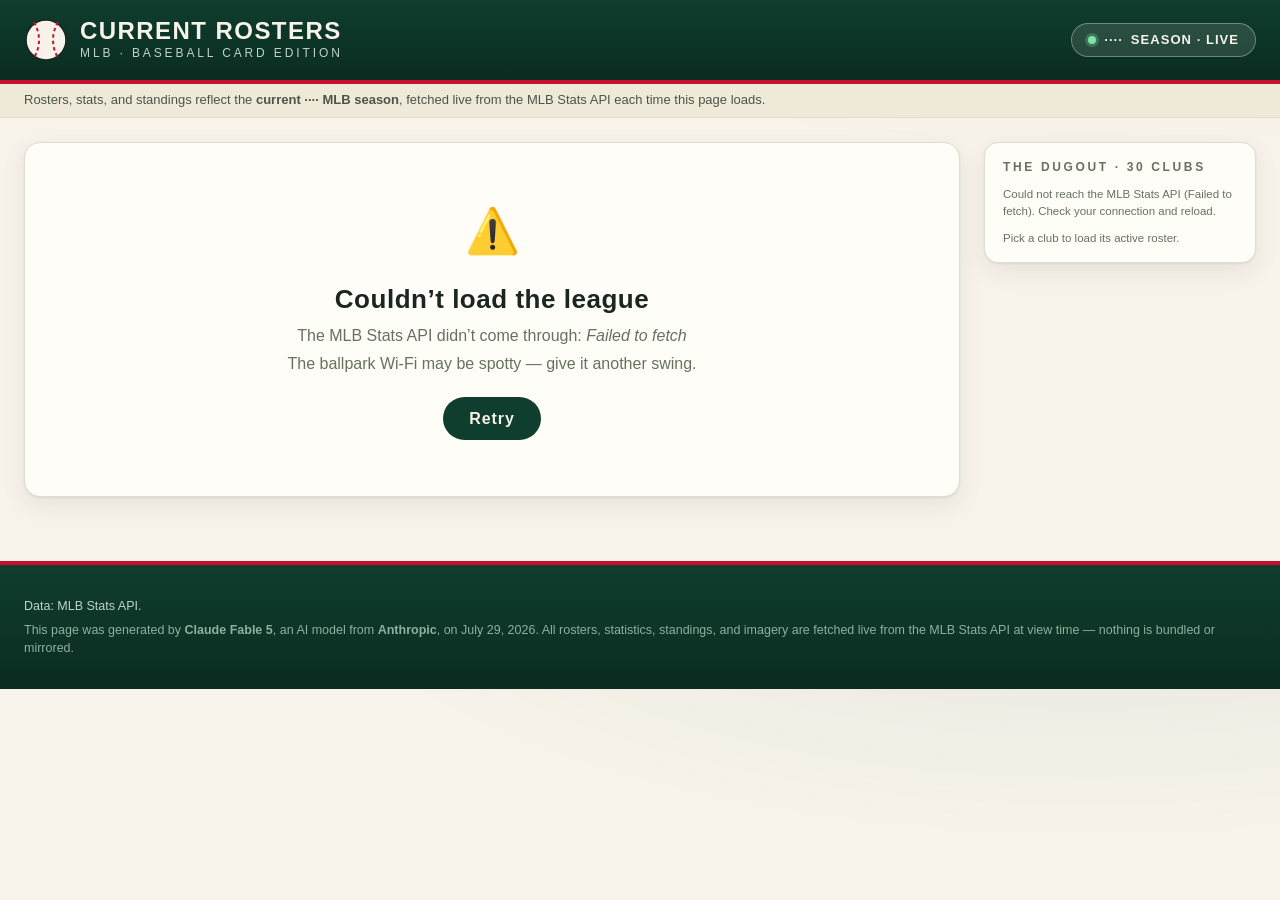
<file: features/current-rosters/Fable5/index.html>
<!DOCTYPE html>
<html lang="en">
<head>
<meta charset="UTF-8">
<meta name="viewport" content="width=device-width, initial-scale=1.0">
<title>Current Rosters — MLB Baseball Cards</title>
<style>
  :root{
    --field:#0f3d2e;
    --field-deep:#0a2c21;
    --field-line:#1c5a44;
    --chalk:#f7f3ea;
    --card:#fffdf8;
    --ink:#1b2620;
    --muted:#68715f;
    --stitch:#c8102e;
    --clay:#b65432;
    --edge:#e2dccb;
    --good:#1a7f37;
    --bad:#b3261e;
    --shadow:0 1px 2px rgba(27,38,32,.08), 0 8px 24px rgba(27,38,32,.08);
  }
  *{box-sizing:border-box}
  html{scroll-behavior:smooth}
  body{
    margin:0;
    font-family:-apple-system,BlinkMacSystemFont,"Segoe UI",Roboto,"Helvetica Neue",Arial,sans-serif;
    background:
      radial-gradient(1200px 500px at 85% -200px, rgba(28,90,68,.10), transparent 70%),
      var(--chalk);
    color:var(--ink);
    line-height:1.45;
  }
  a{color:inherit}
  img{max-width:100%}

  /* ── Top bar ─────────────────────────────────────────── */
  .topbar{
    background:linear-gradient(180deg,var(--field) 0%,var(--field-deep) 100%);
    color:var(--chalk);
    border-bottom:4px solid var(--stitch);
  }
  .topbar-inner{
    max-width:1280px;margin:0 auto;padding:18px 24px;
    display:flex;align-items:center;gap:16px;flex-wrap:wrap;
  }
  .brand{display:flex;align-items:center;gap:12px;min-width:0}
  .brand svg{flex:none}
  .brand-title{
    font-size:24px;font-weight:800;letter-spacing:.06em;text-transform:uppercase;
    line-height:1.1;white-space:nowrap;
  }
  .brand-sub{font-size:12px;letter-spacing:.24em;text-transform:uppercase;color:#bfd4c6}
  .season-pill{
    margin-left:auto;
    background:rgba(247,243,234,.12);
    border:1px solid rgba(247,243,234,.35);
    border-radius:999px;padding:7px 16px;
    font-size:13px;font-weight:700;letter-spacing:.08em;text-transform:uppercase;
    display:flex;align-items:center;gap:8px;white-space:nowrap;
  }
  .live-dot{width:8px;height:8px;border-radius:50%;background:#7ee2a8;box-shadow:0 0 0 3px rgba(126,226,168,.25)}

  .season-strip{
    background:#efe9da;border-bottom:1px solid var(--edge);
    font-size:13px;color:#4c5646;
  }
  .season-strip .inner{max-width:1280px;margin:0 auto;padding:7px 24px}

  /* ── Layout ──────────────────────────────────────────── */
  .layout{
    max-width:1280px;margin:0 auto;padding:24px;
    display:grid;grid-template-columns:minmax(0,1fr) 272px;gap:24px;
    align-items:start;
  }
  main{min-width:0}

  /* ── Team nav (the “dugout”) ─────────────────────────── */
  .teamnav{
    position:sticky;top:16px;
    max-height:calc(100vh - 32px);overflow:auto;
    background:var(--card);
    border:1px solid var(--edge);border-radius:14px;
    box-shadow:var(--shadow);
    padding:14px;
    scrollbar-width:thin;
  }
  .teamnav h2{
    margin:2px 4px 10px;font-size:12px;letter-spacing:.22em;text-transform:uppercase;
    color:var(--muted);font-weight:800;
  }
  .league{margin-bottom:12px}
  .league-head{
    background:var(--field);color:var(--chalk);
    font-size:12px;font-weight:800;letter-spacing:.14em;text-transform:uppercase;
    padding:7px 12px;border-radius:8px;
    display:flex;justify-content:space-between;align-items:center;
  }
  .league-head .lg-abbr{opacity:.6;font-size:11px}
  .division{margin-top:9px}
  .division-head{
    display:flex;align-items:center;gap:8px;
    font-size:11px;font-weight:800;letter-spacing:.18em;text-transform:uppercase;
    color:var(--clay);
    margin:0 4px 4px;
  }
  .division-head::after{content:"";flex:1;border-top:2px dashed rgba(200,16,46,.35)}
  .teamnav button.team{
    display:flex;align-items:center;gap:9px;width:100%;
    background:none;border:0;border-radius:8px;
    padding:6px 8px;margin:1px 0;
    font:inherit;font-size:13.5px;font-weight:600;color:var(--ink);
    cursor:pointer;text-align:left;
  }
  .teamnav button.team:hover{background:#f0ebdd}
  .teamnav button.team[aria-current="true"]{
    background:var(--field);color:var(--chalk);
  }
  .teamnav button.team img{width:20px;height:20px;flex:none;object-fit:contain}
  .nav-note{font-size:11.5px;color:var(--muted);margin:10px 4px 2px}

  /* ── Welcome / loading / error states ────────────────── */
  .statecard{
    background:var(--card);border:1px solid var(--edge);border-radius:16px;
    box-shadow:var(--shadow);
    padding:56px 32px;text-align:center;
  }
  .statecard h2{margin:18px 0 6px;font-size:26px;letter-spacing:.02em}
  .statecard p{margin:4px auto;max-width:52ch;color:var(--muted)}
  .statecard .retry{
    margin-top:18px;background:var(--field);color:var(--chalk);
    border:0;border-radius:999px;padding:10px 26px;
    font:inherit;font-weight:700;letter-spacing:.06em;cursor:pointer;
  }
  .statecard .retry:hover{background:var(--field-line)}

  .skel{
    background:linear-gradient(90deg,#eae4d4 25%,#f4f0e3 50%,#eae4d4 75%);
    background-size:200% 100%;
    animation:shimmer 1.2s linear infinite;
    border-radius:8px;
  }
  @keyframes shimmer{to{background-position:-200% 0}}
  .skel-overview{height:170px;border-radius:16px;margin-bottom:24px}
  .skel-card{height:360px;border-radius:14px}

  /* ── Team overview ───────────────────────────────────── */
  .overview{
    background:var(--card);border:1px solid var(--edge);border-radius:16px;
    box-shadow:var(--shadow);
    border-top:6px solid var(--team,var(--field));
    padding:20px 24px;
    display:flex;gap:24px;align-items:center;flex-wrap:wrap;
  }
  .overview .logo-well{
    flex:none;width:112px;height:112px;border-radius:50%;
    background:radial-gradient(circle at 50% 35%,#fff 0%,#f0ead9 100%);
    border:3px solid var(--team,var(--field));
    display:flex;align-items:center;justify-content:center;
  }
  .overview .logo-well img{width:78px;height:78px;object-fit:contain}
  .overview .idblock{flex:1 1 240px;min-width:220px}
  .overview h2{margin:0;font-size:28px;line-height:1.15;letter-spacing:.01em}
  .overview .divline{
    font-size:13px;font-weight:700;letter-spacing:.1em;text-transform:uppercase;color:var(--clay);
    margin-top:2px;
  }
  .facts{margin-top:10px;display:grid;gap:3px;font-size:14px}
  .facts .fact{display:flex;gap:8px;align-items:baseline}
  .facts .fact b{
    flex:none;width:74px;font-size:11px;letter-spacing:.14em;text-transform:uppercase;
    color:var(--muted);font-weight:800;
  }
  .tiles{flex:1 1 320px;display:grid;grid-template-columns:repeat(4,1fr);gap:10px;min-width:280px}
  .tile{
    background:linear-gradient(180deg,var(--field) 0%,var(--field-deep) 100%);
    color:var(--chalk);
    border-radius:12px;padding:12px 8px 10px;text-align:center;
    border:1px solid rgba(0,0,0,.15);
  }
  .tile .t-label{font-size:10.5px;letter-spacing:.14em;text-transform:uppercase;color:#a9c4b3;font-weight:700}
  .tile .t-value{font-size:24px;font-weight:700;margin-top:3px;line-height:1.1}
  .tile .t-sub{font-size:11px;color:#a9c4b3;margin-top:2px;min-height:14px}
  .tile .up{color:#7ee2a8}
  .tile .down{color:#ff9d94}

  /* ── Section heads ───────────────────────────────────── */
  .section-head{margin:30px 0 6px;display:flex;align-items:center;gap:14px}
  .section-head h3{
    margin:0;font-size:15px;font-weight:800;letter-spacing:.18em;text-transform:uppercase;
  }
  .section-head::after{content:"";flex:1;border-top:2px dashed rgba(200,16,46,.4)}
  .criteria{font-size:12.5px;color:var(--muted);margin:0 0 16px;max-width:90ch}

  /* ── Player cards ────────────────────────────────────── */
  .cards{display:grid;grid-template-columns:repeat(3,minmax(0,1fr));gap:18px}
  .pcard{
    background:var(--card);
    border:1px solid var(--edge);
    border-radius:14px;
    box-shadow:var(--shadow);
    padding:10px;
    display:flex;flex-direction:column;
    transition:transform .15s ease, box-shadow .15s ease;
  }
  .pcard:hover{transform:translateY(-3px);box-shadow:0 2px 4px rgba(27,38,32,.1),0 14px 32px rgba(27,38,32,.14)}
  .photo{
    position:relative;border-radius:9px;overflow:hidden;
    border:3px solid var(--team,var(--field));
    background:linear-gradient(180deg,var(--team,var(--field)) 0%,var(--team2,var(--field-deep)) 100%);
    aspect-ratio:4/3.4;
  }
  .photo img{width:100%;height:100%;object-fit:cover;object-position:top center;display:block}
  .photo .jersey{
    position:absolute;right:9px;top:5px;
    font-size:30px;font-weight:800;color:#fff;
    text-shadow:0 1px 2px rgba(0,0,0,.55),0 0 10px rgba(0,0,0,.35);
    font-style:italic;letter-spacing:.02em;
  }
  .photo .rolechip{
    position:absolute;left:9px;top:9px;
    background:var(--team,var(--field));color:#fff;
    border:1px solid rgba(255,255,255,.6);
    font-size:11px;font-weight:800;letter-spacing:.08em;
    padding:3px 9px;border-radius:999px;
  }
  .nameplate{padding:10px 6px 2px}
  .nameplate .pname{font-size:16.5px;font-weight:800;line-height:1.2}
  .nameplate .pmeta{font-size:12px;color:var(--muted);margin-top:2px}
  .statrow{
    margin-top:9px;padding-top:9px;
    border-top:2px dashed rgba(200,16,46,.4);
    display:grid;grid-template-columns:repeat(4,1fr);gap:4px;
    text-align:center;
  }
  .stat .s-label{font-size:10px;letter-spacing:.1em;text-transform:uppercase;color:var(--muted);font-weight:800}
  .stat .s-value{font-size:17px;font-weight:700;margin-top:1px}

  /* ── Rest of roster ──────────────────────────────────── */
  .rest{
    display:grid;grid-template-columns:repeat(auto-fill,minmax(300px,1fr));
    gap:8px 18px;
  }
  .rest .row{
    background:var(--card);border:1px solid var(--edge);border-radius:10px;
    padding:8px 12px;
    display:flex;align-items:center;gap:10px;
  }
  .rest .num{
    flex:none;width:30px;text-align:center;
    font-size:13px;font-weight:800;color:var(--team,var(--field));
    font-variant-numeric:tabular-nums;
  }
  .rest .who{min-width:0;flex:1}
  .rest .who .n{font-weight:700;font-size:13.5px;white-space:nowrap;overflow:hidden;text-overflow:ellipsis}
  .rest .who .d{font-size:11.5px;color:var(--muted);font-variant-numeric:tabular-nums}
  .rest .poschip{
    flex:none;font-size:10.5px;font-weight:800;letter-spacing:.06em;
    background:#eee8d8;color:#4c5646;border-radius:6px;padding:3px 7px;
  }

  /* ── Footer ──────────────────────────────────────────── */
  footer{
    margin-top:40px;
    background:linear-gradient(180deg,var(--field) 0%,var(--field-deep) 100%);
    color:#bfd4c6;border-top:4px solid var(--stitch);
  }
  .footer-inner{max-width:1280px;margin:0 auto;padding:26px 24px;font-size:12.5px}
  .footer-inner p{margin:6px 0}
  .footer-inner .attribution{color:#8fb09c}
  .footer-inner a{color:#cfe4d7}

  /* ── Responsive ──────────────────────────────────────── */
  @media (max-width:1080px){
    .layout{grid-template-columns:1fr}
    .teamnav{position:static;max-height:none;order:-1}
    .teamnav .leagues{display:grid;grid-template-columns:1fr 1fr;gap:16px}
    .cards{grid-template-columns:repeat(2,minmax(0,1fr))}
    .tiles{grid-template-columns:repeat(4,1fr)}
  }
  @media (max-width:680px){
    .teamnav .leagues{grid-template-columns:1fr}
    .cards{grid-template-columns:1fr}
    .tiles{grid-template-columns:repeat(2,1fr)}
    .brand-title{font-size:19px}
  }
</style>
</head>
<body>

<header class="topbar">
  <div class="topbar-inner">
    <div class="brand">
      <svg width="44" height="44" viewBox="0 0 44 44" aria-hidden="true">
        <circle cx="22" cy="22" r="20" fill="#f7f3ea" stroke="#1b2620" stroke-width="1.5"/>
        <path d="M10 4 Q 20 22 10 40" fill="none" stroke="#c8102e" stroke-width="2" stroke-dasharray="3.5 3"/>
        <path d="M34 4 Q 24 22 34 40" fill="none" stroke="#c8102e" stroke-width="2" stroke-dasharray="3.5 3"/>
      </svg>
      <div>
        <div class="brand-title">Current Rosters</div>
        <div class="brand-sub">MLB &middot; Baseball Card Edition</div>
      </div>
    </div>
    <div class="season-pill"><span class="live-dot" aria-hidden="true"></span><span class="season-year">····</span> Season &middot; Live</div>
  </div>
</header>

<div class="season-strip">
  <div class="inner">
    Rosters, stats, and standings reflect the <strong>current <span class="season-year">····</span> MLB season</strong>,
    fetched live from the MLB Stats API each time this page loads.
  </div>
</div>

<div class="layout">
  <main id="main" aria-live="polite">
    <!-- welcome / loading / error / team view rendered here -->
  </main>

  <nav class="teamnav" id="teamnav" aria-label="MLB teams">
    <h2>The Dugout &middot; 30 Clubs</h2>
    <div class="leagues" id="navLeagues">
      <p class="nav-note">Loading teams…</p>
    </div>
    <p class="nav-note">Pick a club to load its active roster.</p>
  </nav>
</div>

<footer>
  <div class="footer-inner">
    <p id="mlbCopyright">Data: MLB Stats API.</p>
    <p class="attribution" id="selfAttribution">
      This page was generated by <strong>Claude Fable&nbsp;5</strong>, an AI model from
      <strong>Anthropic</strong>, on July&nbsp;29,&nbsp;2026. All rosters, statistics, standings, and
      imagery are fetched live from the MLB Stats API at view time — nothing is bundled or mirrored.
    </p>
  </div>
</footer>

<script>
"use strict";

const API = "https://statsapi.mlb.com/api/v1";

/* Team look & lore. Colors and mascots are presentation-side knowledge keyed by
   the team IDs the API returns; mascot is null where a club has no official one
   and the overview omits the row. All roster/stat data comes from the API. */
const TEAM_META = {
  108:{c:"#BA0021",c2:"#003263",mascot:null},                    // Angels — no official mascot
  109:{c:"#A71930",c2:"#30ced8",mascot:"D. Baxter the Bobcat"},  // D-backs
  110:{c:"#DF4601",c2:"#27251f",mascot:"The Oriole Bird"},       // Orioles
  111:{c:"#BD3039",c2:"#0C2340",mascot:"Wally the Green Monster"},// Red Sox
  112:{c:"#0E3386",c2:"#CC3433",mascot:"Clark the Cub"},         // Cubs
  113:{c:"#C6011F",c2:"#27251f",mascot:"Mr. Redlegs"},           // Reds
  114:{c:"#00385D",c2:"#E50022",mascot:"Slider"},                // Guardians
  115:{c:"#33006F",c2:"#C4CED4",mascot:"Dinger"},                // Rockies
  116:{c:"#0C2340",c2:"#FA4616",mascot:"Paws"},                  // Tigers
  117:{c:"#002D62",c2:"#EB6E1F",mascot:"Orbit"},                 // Astros
  118:{c:"#004687",c2:"#BD9B60",mascot:"Sluggerrr"},             // Royals
  119:{c:"#005A9C",c2:"#A5ACAF",mascot:null},                    // Dodgers — no official mascot
  120:{c:"#AB0003",c2:"#14225A",mascot:"Screech"},               // Nationals
  121:{c:"#002D72",c2:"#FF5910",mascot:"Mr. Met"},               // Mets
  133:{c:"#003831",c2:"#EFB21E",mascot:"Stomper"},               // Athletics
  134:{c:"#27251F",c2:"#FDB827",mascot:"The Pirate Parrot"},     // Pirates
  135:{c:"#2F241D",c2:"#FFC425",mascot:"The Swinging Friar"},    // Padres
  136:{c:"#0C2C56",c2:"#005C5C",mascot:"Mariner Moose"},         // Mariners
  137:{c:"#FD5A1E",c2:"#27251F",mascot:"Lou Seal"},              // Giants
  138:{c:"#C41E3A",c2:"#0C2340",mascot:"Fredbird"},              // Cardinals
  139:{c:"#092C5C",c2:"#8FBCE6",mascot:"Raymond"},               // Rays
  140:{c:"#003278",c2:"#C0111F",mascot:"Rangers Captain"},       // Rangers
  141:{c:"#134A8E",c2:"#E8291C",mascot:"Ace"},                   // Blue Jays
  142:{c:"#002B5C",c2:"#D31145",mascot:"T.C. Bear"},             // Twins
  143:{c:"#E81828",c2:"#002D72",mascot:"The Phillie Phanatic"},  // Phillies
  144:{c:"#CE1141",c2:"#13274F",mascot:"Blooper"},               // Braves
  145:{c:"#27251F",c2:"#C4CED4",mascot:"Southpaw"},              // White Sox
  146:{c:"#00A3E0",c2:"#EF3340",mascot:"Billy the Marlin"},      // Marlins
  147:{c:"#132448",c2:"#C4CED4",mascot:null},                    // Yankees — no official mascot
  158:{c:"#12284B",c2:"#FFC52F",mascot:"Bernie Brewer"},         // Brewers
};

const state = {
  season:null, teams:[], standings:null, standingsPromise:null,
  abort:null, selectedId:null, copyrightSet:false,
};

const $  = (sel,root=document)=>root.querySelector(sel);
const esc = s => String(s ?? "").replace(/[&<>"']/g,
  ch => ({"&":"&amp;","<":"&lt;",">":"&gt;",'"':"&quot;","'":"&#39;"}[ch]));

const logoUrl = id => `https://www.mlbstatic.com/team-logos/${id}.svg`;
const headshotUrl = id =>
  `https://img.mlbstatic.com/mlb-photos/image/upload/d_people:generic:headshot:67:current.png,w_426,q_auto:best/v1/people/${id}/headshot/67/current`;
const headshotFallback = id => `https://midfield.mlbstatic.com/v1/people/${id}/spots/240`;
const SILHOUETTE = "data:image/svg+xml," + encodeURIComponent(
  `<svg xmlns="http://www.w3.org/2000/svg" viewBox="0 0 100 85"><rect width="100" height="85" fill="none"/><circle cx="50" cy="32" r="16" fill="rgba(255,255,255,.55)"/><path d="M20 85 Q20 56 50 56 Q80 56 80 85 Z" fill="rgba(255,255,255,.55)"/></svg>`);

async function fetchJSON(url, signal){
  const res = await fetch(url, {signal});
  if(!res.ok) throw new Error(`MLB Stats API returned ${res.status} for ${url}`);
  const json = await res.json();
  if(json.copyright && !state.copyrightSet){
    $("#mlbCopyright").textContent = json.copyright; // verbatim, from the live response
    state.copyrightSet = true;
  }
  return json;
}

/* ── Bootstrap ──────────────────────────────────────────── */

async function init(){
  renderWelcome();
  try{
    const data = await fetchJSON(`${API}/teams?sportId=1`);
    state.teams = (data.teams||[]).filter(t=>t.sport?.id===1 && t.active);
    state.season = Number(state.teams[0]?.season) || null;
    if(!state.season){
      const s = await fetchJSON(`${API}/seasons/current?sportId=1`);
      state.season = Number(s.seasons?.[0]?.seasonId);
    }
    document.querySelectorAll(".season-year").forEach(el=>el.textContent = state.season ?? "—");
    state.standingsPromise = loadStandings();
    renderNav();
  }catch(err){
    $("#navLeagues").innerHTML =
      `<p class="nav-note">Could not reach the MLB Stats API (${esc(err.message)}). Check your connection and reload.</p>`;
    renderError("Couldn’t load the league", err, ()=>location.reload());
  }
}

async function loadStandings(){
  try{
    const data = await fetchJSON(`${API}/standings?leagueId=103,104&season=${state.season}&standingsTypes=regularSeason`);
    const map = {};
    for(const rec of data.records||[]){
      for(const tr of rec.teamRecords||[]){
        const last10 = (tr.records?.splitRecords||[]).find(r=>r.type==="lastTen");
        map[tr.team.id] = {
          wins: tr.leagueRecord?.wins, losses: tr.leagueRecord?.losses,
          pct: tr.leagueRecord?.pct,
          streak: tr.streak?.streakCode || null,
          lastTen: last10 ? `${last10.wins}-${last10.losses}` : null,
          divisionRank: tr.divisionRank, gamesBack: tr.gamesBack,
          gamesPlayed: tr.gamesPlayed,
        };
      }
    }
    state.standings = map;
  }catch(err){
    state.standings = {}; // overview degrades to “—” rather than failing the page
  }
  return state.standings;
}

/* ── Navigation ─────────────────────────────────────────── */

const LEAGUES = [{id:103,name:"American League",abbr:"AL"},{id:104,name:"National League",abbr:"NL"}];
const DIVISIONS = ["East","Central","West"];

function renderNav(){
  const host = $("#navLeagues");
  host.innerHTML = "";
  for(const lg of LEAGUES){
    const lgTeams = state.teams.filter(t=>t.league?.id===lg.id);
    const lgEl = document.createElement("div");
    lgEl.className = "league";
    lgEl.innerHTML = `<div class="league-head">${esc(lg.name)}<span class="lg-abbr">${lg.abbr}</span></div>`;
    for(const div of DIVISIONS){
      const dTeams = lgTeams
        .filter(t=>(t.division?.name||"").endsWith(div))
        .sort((a,b)=>a.clubName.localeCompare(b.clubName));
      if(!dTeams.length) continue;
      const dEl = document.createElement("div");
      dEl.className = "division";
      dEl.innerHTML = `<div class="division-head">${div}</div>`;
      for(const t of dTeams){
        const btn = document.createElement("button");
        btn.className = "team";
        btn.type = "button";
        btn.dataset.teamId = t.id;
        btn.innerHTML = `<img src="${logoUrl(t.id)}" alt="" loading="lazy">${esc(t.clubName)}`;
        btn.addEventListener("click", ()=>selectTeam(t.id));
        dEl.appendChild(btn);
      }
      lgEl.appendChild(dEl);
    }
    host.appendChild(lgEl);
  }
}

function markActive(teamId){
  document.querySelectorAll(".teamnav button.team").forEach(b=>{
    b.setAttribute("aria-current", String(Number(b.dataset.teamId)===teamId));
  });
}

/* ── States ─────────────────────────────────────────────── */

function renderWelcome(){
  $("#main").innerHTML = `
    <div class="statecard">
      <svg width="110" height="110" viewBox="0 0 44 44" aria-hidden="true">
        <circle cx="22" cy="22" r="20" fill="#fffdf8" stroke="#1b2620" stroke-width="1"/>
        <path d="M10 4 Q 20 22 10 40" fill="none" stroke="#c8102e" stroke-width="2" stroke-dasharray="3.5 3"/>
        <path d="M34 4 Q 24 22 34 40" fill="none" stroke="#c8102e" stroke-width="2" stroke-dasharray="3.5 3"/>
      </svg>
      <h2>Step up to the plate</h2>
      <p>Pick a club from the dugout to deal out its current roster as a hand of baseball cards —
         the nine everyday position players, the three most notable arms, and the rest of the squad.</p>
      <p>Live data for the <strong><span class="season-year">${state.season ?? "current"}</span> MLB season</strong>.</p>
    </div>`;
}

function renderLoading(team){
  $("#main").innerHTML = `
    <div class="skel skel-overview" role="status" aria-label="Loading ${esc(team.name)} roster"></div>
    <div class="cards">${'<div class="skel skel-card"></div>'.repeat(6)}</div>`;
}

function renderError(title, err, retry){
  const main = $("#main");
  main.innerHTML = `
    <div class="statecard">
      <div style="font-size:44px" aria-hidden="true">&#9888;&#65039;</div>
      <h2>${esc(title)}</h2>
      <p>The MLB Stats API didn’t come through: <em>${esc(err.message)}</em></p>
      <p>The ballpark Wi-Fi may be spotty — give it another swing.</p>
      <button class="retry" type="button">Retry</button>
    </div>`;
  $(".retry", main).addEventListener("click", retry);
}

/* ── Team selection ─────────────────────────────────────── */

async function selectTeam(teamId){
  const team = state.teams.find(t=>t.id===teamId);
  if(!team) return;
  state.selectedId = teamId;
  markActive(teamId);
  if(state.abort) state.abort.abort();
  const ac = new AbortController();
  state.abort = ac;
  renderLoading(team);
  try{
    const hydrate = `person(stats(group=[hitting,pitching],type=[season],season=${state.season}))`;
    const [rosterData, coachData] = await Promise.all([
      fetchJSON(`${API}/teams/${teamId}/roster?rosterType=active&hydrate=${hydrate}`, ac.signal),
      fetchJSON(`${API}/teams/${teamId}/coaches`, ac.signal).catch(()=>null),
      state.standingsPromise,
    ]);
    if(ac.signal.aborted || state.selectedId!==teamId) return;
    renderTeam(team, rosterData.roster||[], coachData?.roster||[]);
  }catch(err){
    if(ac.signal.aborted || state.selectedId!==teamId) return;
    renderError(`Couldn’t load the ${team.clubName}`, err, ()=>selectTeam(teamId));
  }
}

/* ── Stat helpers ───────────────────────────────────────── */

function statSplit(person, group){
  const blk = (person?.stats||[]).find(s=>s.group?.displayName===group && s.splits?.length);
  return blk ? blk.splits[0].stat : null;
}
const num = v => { const n = parseFloat(v); return Number.isFinite(n) ? n : null; };
const paOf = e => statSplit(e.person,"hitting")?.plateAppearances ?? -1;

function seasonFrac(){
  const gp = state.standings?.[state.selectedId]?.gamesPlayed;
  return gp ? Math.min(1, Math.max(0.15, gp/162)) : 0.6;
}

/* Nine position players: most plate appearances at C, 1B, 2B, 3B, SS and DH,
   plus the top three outfielders by PA (OF kept unspecified per spec). Empty
   slots (e.g. no listed DH) are filled by the best remaining bat. */
function pickPositionPlayers(hitters){
  const bucketOf = e => {
    let a = e.position?.abbreviation;
    if(["LF","CF","RF","OF"].includes(a)) return "OF";
    if(["C","1B","2B","3B","SS","DH"].includes(a)) return a;
    a = e.person?.primaryPosition?.abbreviation;
    if(["LF","CF","RF","OF"].includes(a)) return "OF";
    if(["C","1B","2B","3B","SS","DH"].includes(a)) return a;
    return "DH"; // two-way players and utility types compete for the DH slot
  };
  const buckets = {C:[],"1B":[],"2B":[],"3B":[],SS:[],OF:[],DH:[]};
  for(const e of hitters) buckets[bucketOf(e)].push(e);
  for(const k in buckets) buckets[k].sort((a,b)=>paOf(b)-paOf(a));

  const picked = [];
  const taken = new Set();
  const take = e => { if(e && !taken.has(e.person.id)){ taken.add(e.person.id); picked.push(e); return true; } return false; };

  for(const slot of ["C","1B","2B","3B","SS"]) take(buckets[slot][0]);
  for(const of3 of buckets.OF.slice(0,3)) take(of3);
  take(buckets.DH[0]);

  const leftovers = hitters.filter(e=>!taken.has(e.person.id)).sort((a,b)=>paOf(b)-paOf(a));
  while(picked.length<9 && leftovers.length) take(leftovers.shift());
  return picked;
}

/* Three pitchers: two starters + one reliever by a notability score
   (criteria are also stated on the page). */
function pitcherProfile(e){
  const st = statSplit(e.person,"pitching");
  const gs = st?.gamesStarted ?? 0;
  const g  = st?.gamesPitched ?? st?.gamesPlayed ?? 0;
  const ip = num(st?.inningsPitched) ?? 0;
  const era = num(st?.era);
  const eraPen = (era!==null && ip>0) ? era : 9.99;
  const isStarter = gs>=3 && g>0 && gs/g>=0.5;
  const score = isStarter
    ? ip*1.5 + (st?.strikeOuts||0) + (st?.wins||0)*4 - eraPen*8
    : (st?.saves||0)*5 + (st?.holds||0)*2 + (st?.strikeOuts||0)*0.5 + ip*0.3 - eraPen*6;
  return {entry:e, st, isStarter, score};
}
function pickPitchers(pitchers, takenIds){
  const pool = pitchers.filter(e=>!takenIds.has(e.person.id)).map(pitcherProfile);
  const starters  = pool.filter(p=>p.isStarter).sort((a,b)=>b.score-a.score);
  const relievers = pool.filter(p=>!p.isStarter).sort((a,b)=>b.score-a.score);
  const picks = [...starters.slice(0,2), ...relievers.slice(0,1)];
  const rest = pool.filter(p=>!picks.includes(p)).sort((a,b)=>b.score-a.score);
  while(picks.length<3 && rest.length) picks.push(rest.shift());
  return picks;
}

/* Four stats per card — always four — chosen by salience: each candidate is
   scored against a full-season reference value (counting stats prorated to the
   team’s games played), so the card leads with what the player is known for. */
function fmtRate(v){ return v==null || v==="" ? "—" : String(v); }
function hitterCardStats(st){
  if(!st) return [["AVG","—"],["HR","—"],["RBI","—"],["SB","—"]];
  const f = seasonFrac();
  const cand = [
    ["AVG", fmtRate(st.avg),        (num(st.avg)??0)/0.270],
    ["OPS", fmtRate(st.ops),        (num(st.ops)??0)/0.760],
    ["HR",  st.homeRuns ?? "—",     (st.homeRuns??0)/(24*f)],
    ["RBI", st.rbi ?? "—",          (st.rbi??0)/(80*f)],
    ["SB",  st.stolenBases ?? "—",  (st.stolenBases??0)/(18*f)],
    ["R",   st.runs ?? "—",         (st.runs??0)/(75*f)],
    ["H",   st.hits ?? "—",         (st.hits??0)/(140*f)],
    ["2B",  st.doubles ?? "—",      (st.doubles??0)/(28*f)],
  ];
  return cand.sort((a,b)=>b[2]-a[2]).slice(0,4);
}
function pitcherCardStats(st){
  if(!st) return [["ERA","—"],["W","—"],["SO","—"],["IP","—"]];
  const f = seasonFrac();
  const ip = num(st.inningsPitched) ?? 0;
  const eraTrust = Math.min(1, ip/25); // tiny samples shouldn’t headline ERA/WHIP
  const cand = [
    ["ERA",  fmtRate(st.era),           (3.9/Math.max(num(st.era)??99,0.8))*eraTrust],
    ["WHIP", fmtRate(st.whip),          (1.25/Math.max(num(st.whip)??99,0.6))*eraTrust],
    ["W",    st.wins ?? "—",            (st.wins??0)/(14*f)],
    ["SO",   st.strikeOuts ?? "—",      (st.strikeOuts??0)/(175*f)],
    ["SV",   st.saves ?? "—",           (st.saves??0)/(28*f)],
    ["HLD",  st.holds ?? "—",           (st.holds??0)/(18*f)],
    ["IP",   fmtRate(st.inningsPitched), ip/(180*f)],
    ["K/9",  fmtRate(st.strikeoutsPer9Inn), ((num(st.strikeoutsPer9Inn)??0)/9.2)*eraTrust],
  ];
  return cand.sort((a,b)=>b[2]-a[2]).slice(0,4);
}

/* ── Rendering ──────────────────────────────────────────── */

const ordinal = n => { n=parseInt(n,10); if(!Number.isFinite(n)) return "—";
  const s=["th","st","nd","rd"], v=n%100; return n+(s[(v-20)%10]||s[v]||s[0]); };

function findManager(coaches){
  const exact = coaches.find(c=>c.job==="Manager" || c.jobId==="MNGR");
  if(exact) return exact;
  return coaches.find(c=>/manager/i.test(c.job||"") && !/general|assistant|equipment|clubhouse/i.test(c.job||"")) || null;
}

function playerCardHTML(entry, role, st, stats){
  const p = entry.person;
  const jersey = entry.jerseyNumber || p.primaryNumber || "";
  const posAbbr = role || entry.position?.abbreviation || p.primaryPosition?.abbreviation || "—";
  const posName = role ? (role==="SP" ? "Starting Pitcher" : "Relief Pitcher")
                       : (entry.position?.name || "");
  const bt = (p.batSide?.code && p.pitchHand?.code) ? `B/T ${p.batSide.code}/${p.pitchHand.code}` : "";
  const age = p.currentAge ? `Age ${p.currentAge}` : "";
  return `
  <article class="pcard">
    <div class="photo">
      <img src="${headshotUrl(p.id)}" alt="${esc(p.fullName)} headshot" loading="lazy"
           onerror="this.onerror=()=>{this.onerror=null;this.src='${SILHOUETTE}'};this.src='${headshotFallback(p.id)}'">
      <span class="rolechip">${esc(posAbbr)}</span>
      ${jersey!=="" ? `<span class="jersey">#${esc(jersey)}</span>` : ""}
    </div>
    <div class="nameplate">
      <div class="pname">${esc(p.fullName)}</div>
      <div class="pmeta">${esc([posName, bt, age].filter(Boolean).join(" · "))}</div>
    </div>
    <div class="statrow">
      ${stats.map(([label,value])=>`
        <div class="stat"><div class="s-label">${esc(label)}</div><div class="s-value">${esc(value)}</div></div>`).join("")}
    </div>
  </article>`;
}

function restRowHTML(entry){
  const p = entry.person;
  const jersey = entry.jerseyNumber || p.primaryNumber || "–";
  const pos = entry.position?.abbreviation || "—";
  const bt = (p.batSide?.code && p.pitchHand?.code) ? `B/T ${p.batSide.code}/${p.pitchHand.code}` : "";
  let line = "";
  if(entry.position?.type==="Pitcher"){
    const st = statSplit(p,"pitching");
    if(st) line = `${fmtRate(st.era)} ERA · ${fmtRate(st.inningsPitched)} IP · ${st.strikeOuts??0} K`;
  }else{
    const st = statSplit(p,"hitting");
    if(st) line = `${fmtRate(st.avg)} AVG · ${st.homeRuns??0} HR · ${st.rbi??0} RBI`;
  }
  const detail = [bt, line || "no season stats yet"].filter(Boolean).join(" · ");
  return `
  <div class="row">
    <span class="num">${esc(jersey)}</span>
    <span class="who"><span class="n">${esc(p.fullName)}</span><span class="d">${esc(detail)}</span></span>
    <span class="poschip">${esc(pos)}</span>
  </div>`;
}

function renderTeam(team, roster, coaches){
  const meta = TEAM_META[team.id] || {c:"#0f3d2e",c2:"#0a2c21",mascot:null};
  const stand = state.standings?.[team.id] || {};
  const manager = findManager(coaches);

  const hitters  = roster.filter(e=>e.position?.type!=="Pitcher");
  const pitchers = roster.filter(e=>e.position?.type==="Pitcher" || e.position?.type==="Two-Way Player");

  const positionPicks = pickPositionPlayers(hitters);
  const takenIds = new Set(positionPicks.map(e=>e.person.id));
  const pitcherPicks = pickPitchers(pitchers, takenIds);
  pitcherPicks.forEach(p=>takenIds.add(p.entry.person.id));

  const featuredCards = [
    ...positionPicks.map(e=>playerCardHTML(e, null, null, hitterCardStats(statSplit(e.person,"hitting")))),
    ...pitcherPicks.map(p=>playerCardHTML(p.entry, p.isStarter?"SP":"RP", p.st, pitcherCardStats(p.st))),
  ].join("");

  const rest = roster
    .filter(e=>!takenIds.has(e.person.id))
    .sort((a,b)=>(a.position?.type==="Pitcher")-(b.position?.type==="Pitcher") || a.person.fullName.localeCompare(b.person.fullName));

  const record = (stand.wins!=null && stand.losses!=null) ? `${stand.wins}–${stand.losses}` : "—";
  const streak = stand.streak || "—";
  const streakDir = streak.startsWith("W") ? "up" : streak.startsWith("L") ? "down" : "";
  const streakArrow = streakDir==="up" ? "▲" : streakDir==="down" ? "▼" : "";
  const rank = stand.divisionRank ? ordinal(stand.divisionRank) : "—";
  const gbNote = stand.gamesBack==null ? "" : (stand.gamesBack==="-" ? "leads division" : `${stand.gamesBack} GB`);

  $("#main").innerHTML = `
    <section class="overview" style="--team:${meta.c};--team2:${meta.c2}" aria-label="${esc(team.name)} overview">
      <div class="logo-well">
        <img src="${logoUrl(team.id)}" alt="${esc(team.name)} logo">
      </div>
      <div class="idblock">
        <h2>${esc(team.name)}</h2>
        <div class="divline">${esc(team.division?.name || "")}</div>
        <div class="facts">
          ${manager ? `<div class="fact"><b>Manager</b><span>${esc(manager.person.fullName)}${manager.job && manager.job!=="Manager" ? ` <em>(${esc(manager.job)})</em>` : ""}</span></div>` : ""}
          ${meta.mascot ? `<div class="fact"><b>Mascot</b><span>${esc(meta.mascot)}</span></div>` : ""}
          <div class="fact"><b>Stadium</b><span>${esc(team.venue?.name || "—")}</span></div>
        </div>
      </div>
      <div class="tiles">
        <div class="tile"><div class="t-label">Record</div><div class="t-value">${esc(record)}</div><div class="t-sub">${stand.pct ? esc(stand.pct)+" pct" : ""}</div></div>
        <div class="tile"><div class="t-label">Streak</div><div class="t-value">${esc(streak)} <span class="${streakDir}">${streakArrow}</span></div><div class="t-sub"></div></div>
        <div class="tile"><div class="t-label">Last 10</div><div class="t-value">${esc(stand.lastTen || "—")}</div><div class="t-sub"></div></div>
        <div class="tile"><div class="t-label">Division</div><div class="t-value">${esc(rank)}</div><div class="t-sub">${esc(gbNote)}</div></div>
      </div>
    </section>

    <div class="section-head"><h3>Featured Twelve</h3></div>
    <p class="criteria">
      The nine position players are those with the most plate appearances at each spot — catcher, the four
      infield positions, three outfielders (outfield left unspecified), and designated hitter. The three
      pitchers are the roster’s most notable arms by current-season stats: <strong>starters</strong> ranked on
      innings, strikeouts, and wins with an ERA penalty (top two shown), and <strong>relievers</strong> on
      saves and holds with an ERA penalty (top one shown). Each card leads with the four stats that player
      is most known for this season.
    </p>
    <div class="cards">${featuredCards}</div>

    <div class="section-head"><h3>Rest of the Roster</h3></div>
    <p class="criteria">The remaining ${rest.length} players on the ${esc(team.clubName)}’ active roster.</p>
    <div class="rest" style="--team:${meta.c}">${rest.map(restRowHTML).join("")}</div>
  `;
  window.scrollTo({top:0, behavior:"smooth"});
}

init();
</script>
</body>
</html>
</file>
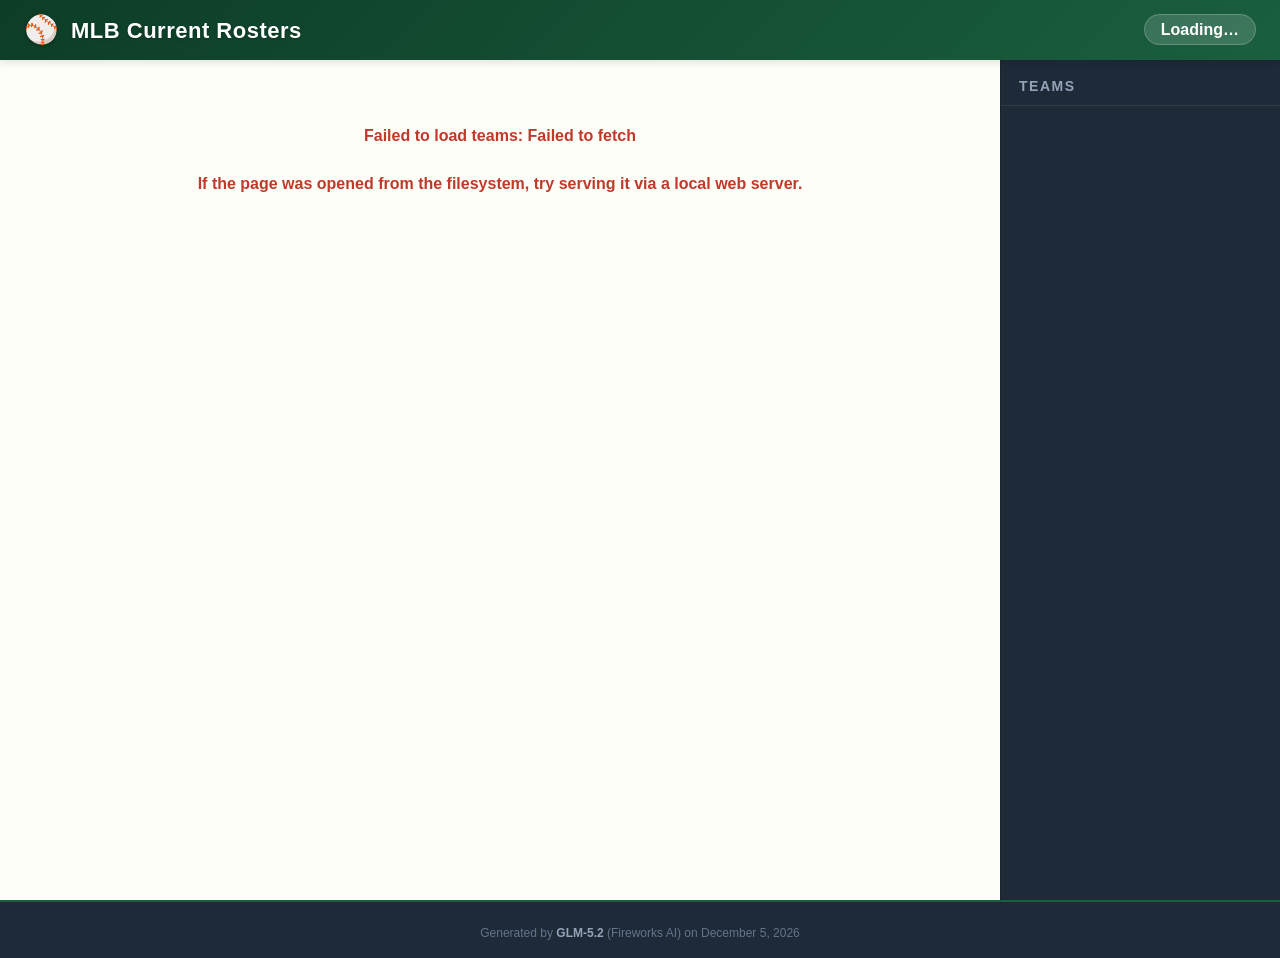
<file: features/current-rosters/GLM5-2/index.html>
<!DOCTYPE html>
<html lang="en">
<head>
    <meta charset="UTF-8">
    <meta name="viewport" content="width=device-width, initial-scale=1.0">
    <title>MLB Current Rosters — Baseball Cards</title>
    <link rel="stylesheet" href="styles.css">
</head>
<body>
    <div id="app">
        <header class="site-header">
            <div class="header-left">
                <span class="baseball-icon">&#9918;</span>
                <h1>MLB Current Rosters</h1>
            </div>
            <div class="header-right">
                <span id="season-label" class="season-label">Loading…</span>
            </div>
        </header>

        <div class="main-layout">
            <main id="content" class="content">
                <div id="welcome" class="welcome">
                    <div class="welcome-inner">
                        <span class="welcome-icon">&#9918;</span>
                        <h2>Select a team to view its roster</h2>
                        <p>Click any team in the panel on the right to see the current roster presented as baseball cards.</p>
                    </div>
                </div>
                <div id="team-view" style="display:none;">
                    <div id="team-overview" class="team-overview"></div>
                    <div id="pitcher-criteria" class="pitcher-criteria"></div>
                    <div id="player-cards" class="player-cards"></div>
                    <div id="remaining-roster" class="remaining-roster"></div>
                </div>
                <div id="loading" class="loading" style="display:none;">
                    <div class="spinner"></div>
                    <p>Loading roster…</p>
                </div>
                <div id="error" class="error" style="display:none;">
                    <p id="error-message"></p>
                </div>
            </main>

            <nav id="team-nav" class="team-nav">
                <div class="nav-header">Teams</div>
                <div id="nav-content"></div>
            </nav>
        </div>

        <footer class="site-footer">
            <div id="api-copyright" class="api-copyright"></div>
            <div class="self-attribution">
                Generated by <strong>GLM-5.2</strong> (Fireworks AI) on <span id="gen-date"></span>
            </div>
        </footer>
    </div>

    <script src="app.js"></script>
</body>
</html>
</file>
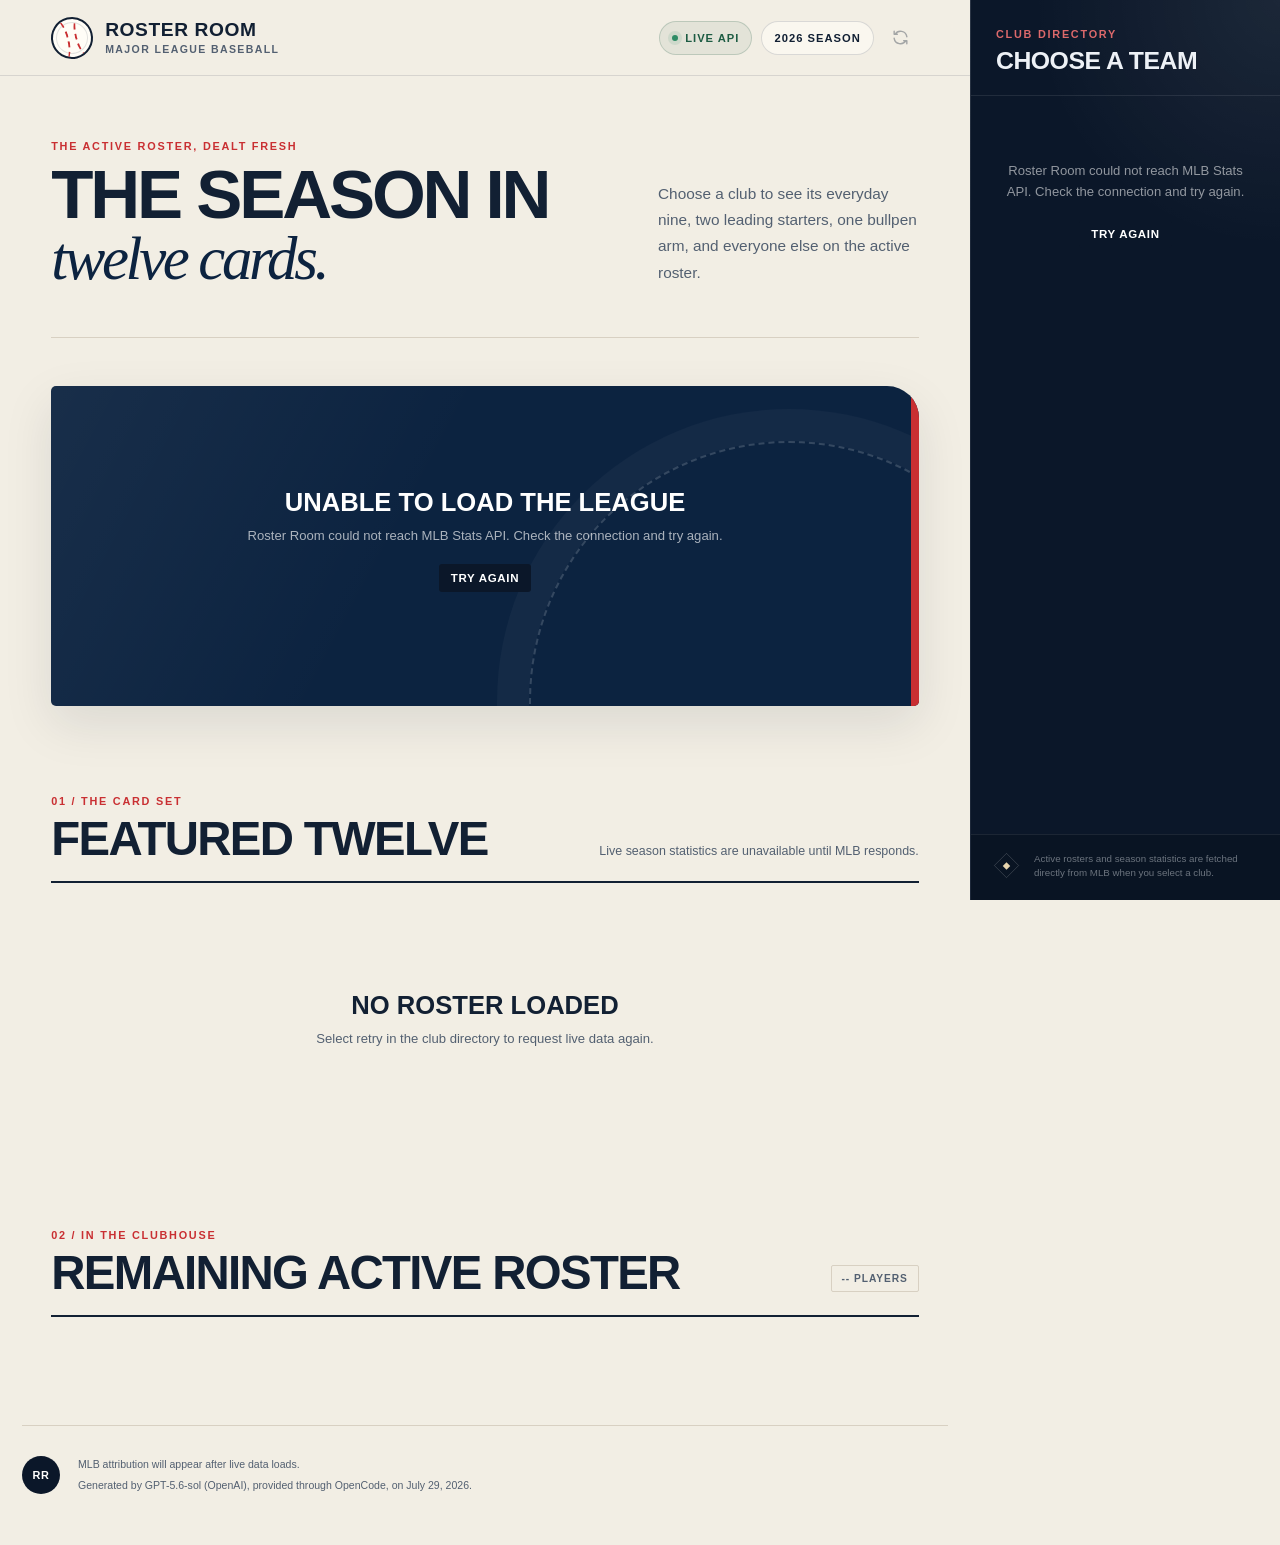
<file: features/current-rosters/GPT5-6Sol/index.html>
<!doctype html>
<html lang="en">
<head>
  <meta charset="utf-8">
  <meta name="viewport" content="width=device-width, initial-scale=1">
  <meta name="color-scheme" content="light">
  <meta name="description" content="Explore current MLB active rosters through a modern baseball-card lineup.">
  <title>Roster Room | Current MLB Rosters</title>
  <link rel="stylesheet" href="styles.css">
  <script src="script.js" defer></script>
</head>
<body>
  <a class="skip-link" href="#main-content">Skip to roster</a>

  <div class="site-shell">
    <div class="content-column">
      <header class="topbar">
        <a class="brand" href="index.html" aria-label="Roster Room home">
          <span class="brand-ball" aria-hidden="true"><span></span></span>
          <span class="brand-copy">
            <strong>Roster Room</strong>
            <small>Major League Baseball</small>
          </span>
        </a>

        <div class="topbar-actions">
          <span class="live-chip"><i aria-hidden="true"></i> Live API</span>
          <span class="season-chip" data-season-label>Current Season</span>
          <button class="icon-button refresh-button" id="refreshButton" type="button" aria-label="Refresh selected team data" disabled>
            <svg viewBox="0 0 24 24" aria-hidden="true">
              <path d="M20 11a8.1 8.1 0 0 0-14.9-3M4 4v4h4M4 13a8.1 8.1 0 0 0 14.9 3M20 20v-4h-4"/>
            </svg>
          </button>
          <button class="menu-button" id="menuButton" type="button" aria-label="Choose an MLB team" aria-controls="teamPanel" aria-expanded="false">
            <span>All clubs</span>
            <svg viewBox="0 0 24 24" aria-hidden="true"><path d="M5 7h14M5 12h14M5 17h14"/></svg>
          </button>
        </div>
      </header>

      <main id="main-content">
        <section class="page-intro" aria-labelledby="page-title">
          <div>
            <p class="eyebrow">The active roster, dealt fresh</p>
            <h1 id="page-title">The season in <em>twelve cards.</em></h1>
          </div>
          <p class="intro-copy">Choose a club to see its everyday nine, two leading starters, one bullpen arm, and everyone else on the active roster.</p>
        </section>

        <div class="notice" id="notice" role="status" aria-live="polite" hidden></div>
        <p class="sr-only" id="announcer" aria-live="polite"></p>

        <section class="team-overview is-loading" id="teamOverview" aria-label="Team overview" aria-busy="true">
          <div class="overview-skeleton">
            <span class="skeleton skeleton-logo"></span>
            <div class="skeleton-copy">
              <span class="skeleton skeleton-short"></span>
              <span class="skeleton skeleton-title"></span>
              <span class="skeleton skeleton-line"></span>
            </div>
            <div class="skeleton-stats">
              <span class="skeleton"></span><span class="skeleton"></span><span class="skeleton"></span><span class="skeleton"></span>
            </div>
          </div>
        </section>

        <section class="featured-section" id="featuredSection" aria-labelledby="featuredTitle">
          <header class="section-heading">
            <div>
              <p class="section-index">01 / The card set</p>
              <h2 id="featuredTitle">Featured twelve</h2>
            </div>
            <p class="selection-note" id="selectionNote">Loading this season's selection criteria...</p>
          </header>

          <div class="player-grid is-loading" id="playerGrid" aria-busy="true">
            <article class="card-skeleton"></article><article class="card-skeleton"></article><article class="card-skeleton"></article>
            <article class="card-skeleton"></article><article class="card-skeleton"></article><article class="card-skeleton"></article>
          </div>
        </section>

        <section class="remaining-section" id="remainingSection" aria-labelledby="remainingTitle">
          <header class="section-heading compact-heading">
            <div>
              <p class="section-index">02 / In the clubhouse</p>
              <h2 id="remainingTitle">Remaining active roster</h2>
            </div>
            <span class="roster-count" id="rosterCount">-- players</span>
          </header>
          <div id="remainingRoster" class="remaining-roster is-loading">
            <span class="skeleton skeleton-row"></span><span class="skeleton skeleton-row"></span><span class="skeleton skeleton-row"></span>
          </div>
        </section>
      </main>

      <footer class="site-footer">
        <div class="footer-mark" aria-hidden="true">RR</div>
        <div>
          <p id="copyright">MLB attribution will appear after live data loads.</p>
          <p>Generated by GPT-5.6-sol (OpenAI), provided through OpenCode, on July 29, 2026.</p>
        </div>
      </footer>
    </div>

    <aside class="team-panel" id="teamPanel" aria-label="Team selection">
      <div class="panel-topline">
        <div>
          <p class="panel-kicker">Club directory</p>
          <h2>Choose a team</h2>
        </div>
        <button class="panel-close" id="panelClose" type="button" aria-label="Close team selection">
          <svg viewBox="0 0 24 24" aria-hidden="true"><path d="m6 6 12 12M18 6 6 18"/></svg>
        </button>
      </div>
      <nav class="team-navigation" id="teamNavigation" aria-label="All MLB teams" aria-busy="true">
        <div class="nav-skeleton">
          <span class="skeleton skeleton-nav-title"></span>
          <span class="skeleton skeleton-nav-row"></span><span class="skeleton skeleton-nav-row"></span><span class="skeleton skeleton-nav-row"></span>
          <span class="skeleton skeleton-nav-title"></span>
          <span class="skeleton skeleton-nav-row"></span><span class="skeleton skeleton-nav-row"></span><span class="skeleton skeleton-nav-row"></span>
        </div>
      </nav>
      <div class="panel-footer">
        <span class="base-diamond" aria-hidden="true"><i></i></span>
        <p>Active rosters and season statistics are fetched directly from MLB when you select a club.</p>
      </div>
    </aside>
  </div>

  <button class="panel-backdrop" id="panelBackdrop" type="button" aria-label="Close team selection" tabindex="-1"></button>

  <noscript>
    <div class="noscript-message">Roster Room needs JavaScript to request live roster data from MLB.</div>
  </noscript>
</body>
</html>
</file>
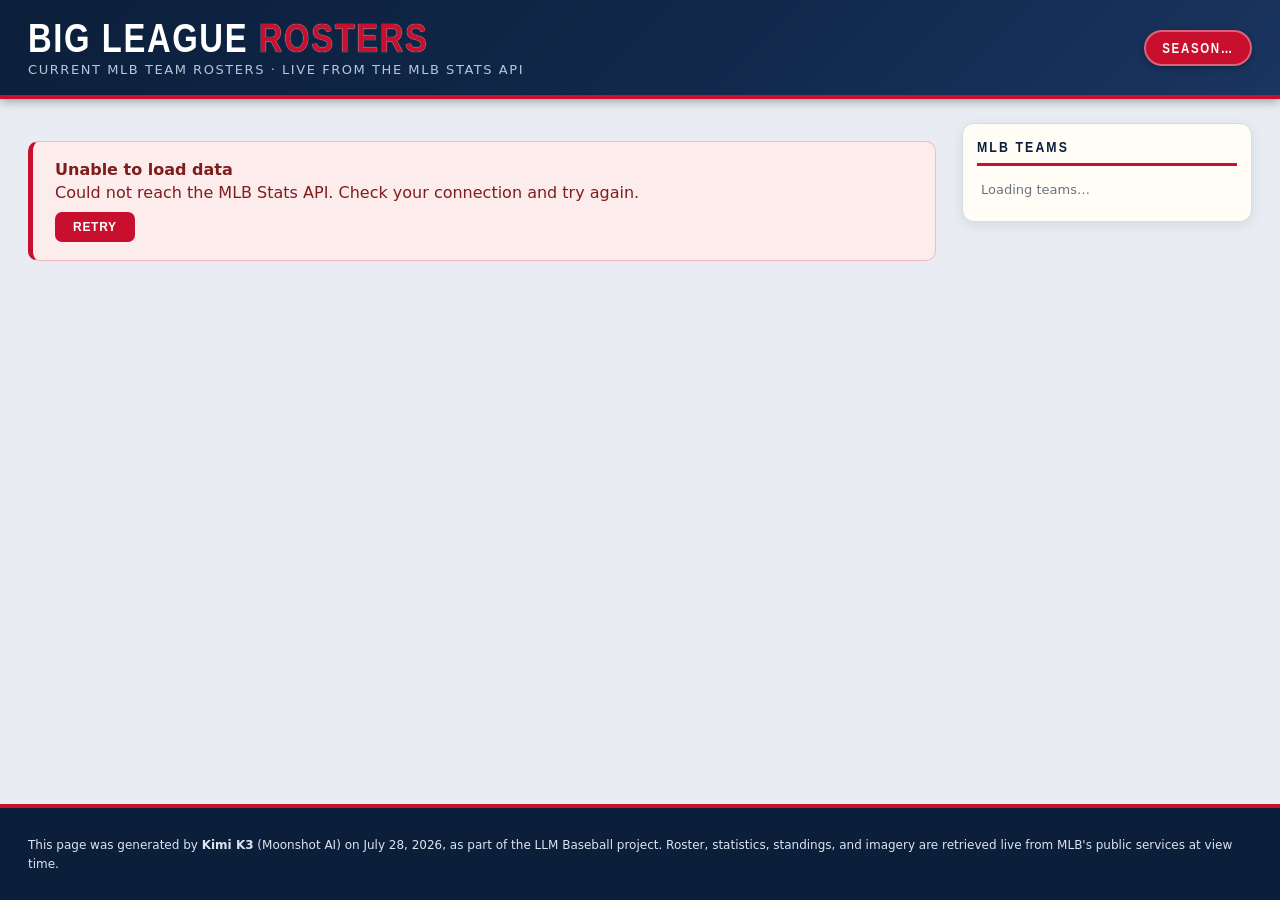
<file: features/current-rosters/KimiK3/index.html>
<!DOCTYPE html>
<html lang="en">
<head>
<meta charset="UTF-8">
<meta name="viewport" content="width=device-width, initial-scale=1.0">
<title>Big League Rosters — Current MLB Rosters</title>
<style>
  :root {
    --navy: #0b1f3a;
    --navy-2: #12294d;
    --red: #c8102e;
    --red-dark: #9c0c24;
    --cream: #f7f2e6;
    --paper: #fffdf6;
    --ink: #1c2430;
    --muted: #6b7280;
    --line: #d8dde5;
    --bg: #e9edf3;
  }
  * { box-sizing: border-box; margin: 0; padding: 0; }
  html { scroll-behavior: smooth; }
  body {
    font-family: "Segoe UI", system-ui, -apple-system, Arial, sans-serif;
    background: var(--bg);
    color: var(--ink);
    min-height: 100vh;
    display: flex;
    flex-direction: column;
  }
  .display {
    font-family: "Arial Narrow", "Liberation Sans Narrow", "Segoe UI Condensed", Arial, sans-serif;
    font-stretch: condensed;
    letter-spacing: .04em;
  }

  /* ---------- Header ---------- */
  header.site {
    background: linear-gradient(135deg, var(--navy) 0%, var(--navy-2) 60%, #1a3560 100%);
    color: #fff;
    border-bottom: 4px solid var(--red);
    box-shadow: 0 2px 10px rgba(0,0,0,.35);
  }
  .header-inner {
    max-width: 1440px;
    margin: 0 auto;
    padding: 18px 28px;
    display: flex;
    align-items: center;
    gap: 18px;
    flex-wrap: wrap;
  }
  .wordmark {
    font-size: clamp(26px, 3.4vw, 40px);
    font-weight: 800;
    text-transform: uppercase;
    line-height: 1;
  }
  .wordmark .ball-red { color: var(--red); text-shadow: 0 0 1px #fff; }
  .header-sub { color: #b9c6da; font-size: 13px; margin-top: 4px; letter-spacing: .12em; text-transform: uppercase; }
  .season-badge {
    margin-left: auto;
    background: var(--red);
    color: #fff;
    font-weight: 700;
    text-transform: uppercase;
    letter-spacing: .12em;
    font-size: 14px;
    padding: 8px 16px;
    border-radius: 999px;
    border: 2px solid rgba(255,255,255,.35);
    box-shadow: 0 2px 6px rgba(0,0,0,.3);
    white-space: nowrap;
  }

  /* ---------- Layout ---------- */
  .layout {
    max-width: 1440px;
    margin: 0 auto;
    padding: 24px 28px 40px;
    display: grid;
    grid-template-columns: minmax(0, 1fr) 290px;
    gap: 26px;
    width: 100%;
    flex: 1;
  }

  /* ---------- Right-hand navigation ---------- */
  aside.nav {
    background: var(--paper);
    border: 1px solid var(--line);
    border-radius: 12px;
    box-shadow: 0 3px 12px rgba(11,31,58,.10);
    padding: 14px 14px 18px;
    align-self: start;
    position: sticky;
    top: 16px;
    max-height: calc(100vh - 32px);
    overflow-y: auto;
  }
  aside.nav h2 {
    font-size: 15px;
    text-transform: uppercase;
    letter-spacing: .14em;
    color: var(--navy);
    border-bottom: 3px solid var(--red);
    padding-bottom: 8px;
    margin-bottom: 10px;
  }
  .league-label {
    font-size: 13px;
    font-weight: 800;
    text-transform: uppercase;
    letter-spacing: .12em;
    color: var(--red);
    margin: 14px 4px 6px;
  }
  .league-label:first-of-type { margin-top: 4px; }
  .division-label {
    font-size: 11px;
    font-weight: 700;
    text-transform: uppercase;
    letter-spacing: .14em;
    color: var(--muted);
    margin: 10px 4px 4px;
  }
  .team-btn {
    display: flex;
    align-items: center;
    gap: 9px;
    width: 100%;
    text-align: left;
    background: none;
    border: none;
    border-radius: 8px;
    padding: 6px 8px;
    font-size: 13.5px;
    color: var(--ink);
    cursor: pointer;
    transition: background .12s, color .12s;
  }
  .team-btn:hover { background: #eef2f8; }
  .team-btn.active { background: var(--navy); color: #fff; }
  .team-btn.active .team-abbr { color: #ffd9de; }
  .team-dot {
    width: 10px; height: 10px; border-radius: 50%;
    flex: none;
    box-shadow: inset 0 0 0 1px rgba(0,0,0,.25);
  }
  .team-abbr { font-weight: 800; width: 38px; flex: none; color: var(--navy); font-size: 12.5px; letter-spacing: .04em; }
  .team-btn.active .team-name, .team-btn .team-name { overflow: hidden; text-overflow: ellipsis; white-space: nowrap; }

  /* ---------- Main content ---------- */
  main { min-width: 0; }

  .panel {
    background: var(--paper);
    border: 1px solid var(--line);
    border-radius: 12px;
    box-shadow: 0 3px 12px rgba(11,31,58,.08);
  }

  /* Welcome / empty state */
  .welcome { padding: 56px 40px; text-align: center; }
  .welcome h2 { color: var(--navy); font-size: 28px; text-transform: uppercase; letter-spacing: .06em; margin-bottom: 12px; }
  .welcome p { color: var(--muted); max-width: 560px; margin: 6px auto; line-height: 1.55; }
  .diamond {
    width: 90px; height: 90px; margin: 0 auto 22px;
    transform: rotate(45deg);
    border: 4px solid var(--red);
    border-radius: 12px;
    position: relative;
    background: repeating-linear-gradient(45deg, #fff, #fff 8px, #f3ede0 8px, #f3ede0 16px);
    box-shadow: 0 4px 14px rgba(11,31,58,.18);
  }

  /* Team overview */
  #overview { display: none; overflow: hidden; }
  .overview-inner { display: flex; gap: 26px; padding: 24px 28px; align-items: center; flex-wrap: wrap; }
  .overview-logo {
    width: 132px; height: 132px; flex: none;
    display: flex; align-items: center; justify-content: center;
    background: radial-gradient(circle at 50% 40%, #ffffff 0%, #f0ead9 100%);
    border-radius: 50%;
    border: 3px dashed var(--red);
    padding: 14px;
  }
  .overview-logo img { max-width: 100%; max-height: 100%; }
  .overview-info { flex: 1; min-width: 260px; }
  .overview-info h2 { color: var(--navy); font-size: clamp(24px, 2.6vw, 34px); text-transform: uppercase; letter-spacing: .05em; }
  .overview-meta { color: var(--muted); font-size: 13px; text-transform: uppercase; letter-spacing: .1em; margin: 2px 0 14px; }
  .fact-grid {
    display: grid;
    grid-template-columns: repeat(auto-fit, minmax(150px, 1fr));
    gap: 10px 18px;
  }
  .fact { border-left: 3px solid var(--red); padding: 2px 0 2px 10px; }
  .fact .k { font-size: 10.5px; font-weight: 700; text-transform: uppercase; letter-spacing: .14em; color: var(--muted); }
  .fact .v { font-size: 15px; font-weight: 600; color: var(--ink); margin-top: 1px; }

  /* Criteria note */
  .criteria {
    margin: 18px 2px 0;
    font-size: 12.5px;
    color: var(--muted);
    line-height: 1.5;
  }
  .criteria strong { color: var(--navy); }

  /* ---------- Player cards ---------- */
  #cards {
    display: grid;
    grid-template-columns: repeat(3, 1fr);
    gap: 22px;
    margin-top: 16px;
  }
  .pcard {
    position: relative;
    background: var(--cream);
    border-radius: 12px;
    box-shadow: 0 4px 14px rgba(11,31,58,.16);
    overflow: hidden;
    border: 1px solid #d9d2bd;
  }
  .pcard::after { /* red stitching inside the card edge */
    content: "";
    position: absolute;
    inset: 6px;
    border: 2px dashed rgba(200,16,46,.45);
    border-radius: 8px;
    pointer-events: none;
  }
  .pcard-strip {
    position: relative;
    color: #fff;
    display: flex;
    justify-content: space-between;
    align-items: center;
    padding: 8px 14px;
    font-weight: 800;
    text-transform: uppercase;
    letter-spacing: .1em;
    font-size: 13px;
    text-shadow: 0 1px 2px rgba(0,0,0,.4);
  }
  .pcard-body { padding: 14px 14px 16px; text-align: center; position: relative; }
  .pcard-num-bg {
    position: absolute;
    top: 2px; right: 10px;
    font-size: 84px;
    font-weight: 800;
    color: rgba(11,31,58,.07);
    line-height: 1;
    pointer-events: none;
    font-family: "Arial Narrow", Arial, sans-serif;
  }
  .pcard-photo {
    width: 118px; height: 118px;
    margin: 2px auto 10px;
    border-radius: 50%;
    background: #fff;
    border: 3px solid var(--navy);
    box-shadow: 0 3px 8px rgba(11,31,58,.25);
    object-fit: cover;
    display: block;
  }
  .pcard-name {
    font-size: 19px;
    font-weight: 800;
    text-transform: uppercase;
    color: var(--navy);
    letter-spacing: .03em;
    line-height: 1.1;
    min-height: 2.2em;
    display: flex;
    align-items: center;
    justify-content: center;
  }
  .pcard-role { font-size: 12px; color: var(--muted); text-transform: uppercase; letter-spacing: .12em; margin: 3px 0 12px; }
  .pcard-stats {
    display: grid;
    grid-template-columns: 1fr 1fr;
    gap: 8px;
  }
  .stat-cell {
    background: #fff;
    border: 1px solid var(--line);
    border-top: 3px solid var(--red);
    border-radius: 6px;
    padding: 7px 4px 6px;
  }
  .stat-cell .sl { font-size: 10px; font-weight: 700; letter-spacing: .16em; color: var(--muted); text-transform: uppercase; }
  .stat-cell .sv { font-size: 19px; font-weight: 800; color: var(--navy); font-family: "Arial Narrow", Arial, sans-serif; letter-spacing: .02em; }

  /* ---------- Remaining roster ---------- */
  #rest { display: none; margin-top: 26px; padding: 22px 26px 26px; }
  #rest h3 { color: var(--navy); text-transform: uppercase; letter-spacing: .08em; font-size: 18px; border-bottom: 3px solid var(--red); padding-bottom: 8px; margin-bottom: 14px; }
  .rest-cols { display: grid; grid-template-columns: 1fr 1fr; gap: 8px 34px; }
  .rest-group h4 { font-size: 12px; text-transform: uppercase; letter-spacing: .14em; color: var(--red); margin: 10px 0 6px; }
  .rest-group ul { list-style: none; }
  .rest-group li {
    font-size: 13px;
    padding: 5px 8px;
    border-bottom: 1px dotted var(--line);
    display: flex;
    gap: 8px;
    align-items: baseline;
  }
  .rest-group li:nth-child(odd) { background: #faf7ee; }
  .rest-num { font-weight: 700; color: var(--muted); width: 26px; flex: none; text-align: right; font-size: 12px; }
  .rest-name { font-weight: 700; color: var(--navy); white-space: nowrap; }
  .rest-pos { color: var(--red); font-weight: 700; font-size: 11.5px; width: 30px; flex: none; }
  .rest-line { color: var(--muted); font-size: 12px; overflow: hidden; text-overflow: ellipsis; white-space: nowrap; }

  /* ---------- Loading / error ---------- */
  #status { display: none; padding: 60px 30px; text-align: center; }
  .ball {
    width: 46px; height: 46px; margin: 0 auto 16px;
    border-radius: 50%;
    background: #fff;
    border: 2px solid #ddd;
    position: relative;
    animation: spin 1.1s linear infinite;
    box-shadow: 0 3px 8px rgba(11,31,58,.2);
  }
  .ball::before, .ball::after {
    content: "";
    position: absolute;
    top: 4px; bottom: 4px;
    width: 12px;
    border: 2.5px dashed var(--red);
    border-top: none; border-bottom: none;
    border-radius: 50%;
  }
  .ball::before { left: 5px; border-right: none; }
  .ball::after { right: 5px; border-left: none; }
  @keyframes spin { to { transform: rotate(360deg); } }
  #status p { color: var(--muted); font-size: 14px; letter-spacing: .08em; text-transform: uppercase; }
  .error-box {
    display: none;
    margin-top: 18px;
    background: #fdecec;
    border: 1px solid #f3b8c1;
    border-left: 5px solid var(--red);
    border-radius: 10px;
    padding: 18px 22px;
    color: #7f1d1d;
  }
  .error-box strong { display: block; margin-bottom: 4px; }
  .error-box button {
    margin-top: 10px;
    background: var(--red);
    color: #fff;
    border: none;
    border-radius: 7px;
    padding: 8px 18px;
    font-weight: 700;
    cursor: pointer;
    letter-spacing: .06em;
    text-transform: uppercase;
    font-size: 12px;
  }
  .error-box button:hover { background: var(--red-dark); }

  /* ---------- Footer ---------- */
  footer.site {
    background: var(--navy);
    color: #a9b7cd;
    font-size: 12px;
    line-height: 1.6;
    padding: 20px 28px 26px;
    border-top: 4px solid var(--red);
  }
  .footer-inner { max-width: 1440px; margin: 0 auto; }
  footer .copyright { margin-bottom: 8px; }
  footer .attribution { color: #dce4f0; }

  /* ---------- Responsive ---------- */
  @media (max-width: 1150px) {
    #cards { grid-template-columns: repeat(2, 1fr); }
  }
  @media (max-width: 900px) {
    .layout { grid-template-columns: 1fr; }
    aside.nav { position: static; max-height: none; order: -1; }
    #cards { grid-template-columns: repeat(2, 1fr); }
    .rest-cols { grid-template-columns: 1fr; }
  }
  @media (max-width: 560px) {
    #cards { grid-template-columns: 1fr; }
  }
</style>
</head>
<body>

<header class="site">
  <div class="header-inner">
    <div>
      <div class="wordmark display">Big League <span class="ball-red">Rosters</span></div>
      <div class="header-sub">Current MLB team rosters &middot; live from the MLB Stats API</div>
    </div>
    <div class="season-badge display" id="season-badge">Season&hellip;</div>
  </div>
</header>

<div class="layout">
  <main>
    <!-- Welcome / empty state -->
    <section class="panel welcome" id="welcome">
      <div class="diamond"></div>
      <h2 class="display">Play Ball</h2>
      <p>Pick a club from the navigation panel on the right to load its active roster for the
         <strong id="welcome-season">current MLB season</strong> — team overview, twelve featured
         players as baseball cards, and the rest of the roster below.</p>
      <p>All data is fetched live from the MLB Stats API when you click a team.</p>
    </section>

    <!-- Loading -->
    <section class="panel" id="status">
      <div class="ball"></div>
      <p id="status-text">Loading&hellip;</p>
    </section>

    <!-- Error -->
    <div class="error-box" id="error-box">
      <strong>Unable to load data</strong>
      <span id="error-text"></span>
      <br>
      <button id="retry-btn">Retry</button>
    </div>

    <!-- Team overview -->
    <section class="panel" id="overview">
      <div class="overview-inner">
        <div class="overview-logo"><img id="ov-logo" alt="Team logo"></div>
        <div class="overview-info">
          <h2 class="display" id="ov-name"></h2>
          <div class="overview-meta" id="ov-meta"></div>
          <div class="fact-grid" id="ov-facts"></div>
        </div>
      </div>
    </section>

    <p class="criteria" id="criteria" style="display:none">
      <strong>Featured players:</strong> the nine position players with the most plate appearances at each spot
      (C, 1B, 2B, 3B, SS, three outfielders, DH), plus three pitchers — the two starters with the most innings
      pitched and the relief pitcher with the most appearances (ties broken on ERA). Each card shows the four
      <span id="criteria-season"></span> stats in which that player stands out most among the featured group.
    </p>

    <!-- Cards grid -->
    <section id="cards"></section>

    <!-- Remaining roster -->
    <section class="panel" id="rest">
      <h3 class="display">Rest of the Active Roster</h3>
      <div class="rest-cols" id="rest-cols"></div>
    </section>
  </main>

  <!-- Right-hand navigation -->
  <aside class="nav" id="nav">
    <h2 class="display">MLB Teams</h2>
    <div id="nav-body"><p style="color:var(--muted);font-size:13px;padding:6px 4px;">Loading teams&hellip;</p></div>
  </aside>
</div>

<footer class="site">
  <div class="footer-inner">
    <div class="copyright" id="copyright"></div>
    <div class="attribution">
      This page was generated by <strong>Kimi K3</strong> (Moonshot AI) on July 28, 2026,
      as part of the LLM Baseball project. Roster, statistics, standings, and imagery are
      retrieved live from MLB's public services at view time.
    </div>
  </div>
</footer>

<script>
'use strict';

/* ================= Configuration ================= */

const API = 'https://statsapi.mlb.com/api/v1';
// Season year: derived from the current date; the value reported back by the API
// (teams[0].season) is what actually gets displayed in the header.
const SEASON = new Date().getFullYear();

const PHOTO_URL = id =>
  'https://img.mlbstatic.com/mlb-photos/image/upload/d_people:generic:headshot:67:current.png' +
  '/w_300,q_auto:best/v1/people/' + id + '/headshot/67/current';
const LOGO_URL = id => 'https://www.mlbstatic.com/team-logos/' + id + '.svg';

// Presentation-only accents (not stats data).
const TEAM_COLORS = {
  ATH:'#003831', HOU:'#002D62', SEA:'#0C2C56', LAA:'#BA0021', TEX:'#003278',
  BOS:'#BD3039', BAL:'#DF4601', TOR:'#134A8E', NYY:'#0C2340', TB:'#092C5C',
  MIN:'#002B5C', KC:'#004687',  CWS:'#27251F', DET:'#0C2340', CLE:'#00385D',
  LAD:'#005A9C', COL:'#33006F', SF:'#FD5A1E',  SD:'#2F241D', AZ:'#A71930',
  WSH:'#AB0003', MIA:'#00A3E0', ATL:'#CE1141', PHI:'#E81828', NYM:'#002D72',
  STL:'#C41E3A', CHC:'#0E3386', CIN:'#C6011F', MIL:'#12284B', PIT:'#27251F'
};

// Mascots are not available from the API — supplied from general knowledge.
// Teams without an official mascot (Yankees, Dodgers) are omitted gracefully.
const MASCOTS = {
  108: 'Rally Monkey (unofficial)', 109: 'Baxter the Bobcat', 110: 'The Oriole Bird',
  111: 'Wally the Green Monster', 112: 'Clark', 113: 'Mr. Red', 114: 'Slider',
  115: 'Dinger', 116: 'Paws', 117: 'Orbit', 118: 'Sluggerrr', 120: 'Screech',
  121: 'Mr. Met', 133: 'Stomper', 134: 'Pirate Parrot', 135: 'Swinging Friar',
  136: 'Mariner Moose', 137: 'Lou Seal', 138: 'Fredbird', 139: 'Raymond',
  140: 'Rangers Captain', 141: 'Ace', 142: 'T.C. Bear', 143: 'Phillie Phanatic',
  144: 'Blooper', 145: 'Southpaw', 146: 'Billy the Marlin', 158: 'Bernie Brewer'
  // 147 Yankees and 119 Dodgers have no official mascot
};

const DIVISION_ORDER = ['East', 'Central', 'West'];

// Candidate card stats, in canonical display order. Four are chosen per card.
const HITTER_STATS = [
  { key: 'avg',         label: 'AVG' },
  { key: 'ops',         label: 'OPS' },
  { key: 'homeRuns',    label: 'HR'  },
  { key: 'rbi',         label: 'RBI' },
  { key: 'runs',        label: 'R'   },
  { key: 'hits',        label: 'H'   },
  { key: 'doubles',     label: '2B'  },
  { key: 'stolenBases', label: 'SB'  },
  { key: 'baseOnBalls', label: 'BB'  }
];
const PITCHER_STATS = [
  { key: 'wins',           label: 'W'    },
  { key: 'era',            label: 'ERA',  lowerBetter: true },
  { key: 'whip',           label: 'WHIP', lowerBetter: true },
  { key: 'strikeOuts',     label: 'SO'   },
  { key: 'inningsPitched', label: 'IP',   isIp: true },
  { key: 'saves',          label: 'SV'   },
  { key: 'holds',          label: 'HLD'  },
  { key: 'gamesPitched',   label: 'G'    }
];
const STATS_PER_CARD = 4;

/* ================= State ================= */

const state = {
  teams: [],
  standings: {},     // teamId -> teamRecord
  seasonYear: SEASON,
  currentTeam: null,
  loading: false
};

/* ================= Small helpers ================= */

const $ = id => document.getElementById(id);

async function fetchJson(url) {
  const res = await fetch(url);
  if (!res.ok) throw new Error('HTTP ' + res.status + ' from ' + url);
  return res.json();
}

// A player's season stat object for a group ('hitting' | 'pitching').
// Traded players have one split per team plus an aggregate split with no team id —
// always prefer the aggregate.
function seasonStat(person, group) {
  const entry = (person.stats || []).find(s => s.group && s.group.displayName === group);
  if (!entry || !entry.splits || !entry.splits.length) return null;
  const agg = entry.splits.find(sp => !sp.team || !sp.team.id);
  return (agg || entry.splits[0]).stat || null;
}

// "69.2" -> 209 outs, so innings pitched compare numerically.
function ipToOuts(ip) {
  if (ip == null) return 0;
  const parts = String(ip).split('.');
  return (parseInt(parts[0], 10) || 0) * 3 + (parseInt(parts[1] || '0', 10) || 0);
}

function num(v) { return typeof v === 'number' ? v : (parseFloat(v) || 0); }

function ordinal(n) {
  const s = ['th', 'st', 'nd', 'rd'], v = n % 100;
  return n + (s[(v - 20) % 10] || s[v] || s[0]);
}

function escapeHtml(s) {
  return String(s).replace(/[&<>"']/g,
    c => ({ '&': '&amp;', '<': '&lt;', '>': '&gt;', '"': '&quot;', "'": '&#39;' }[c]));
}

/* ================= UI state helpers ================= */

function showStatus(text) {
  $('welcome').style.display = 'none';
  $('error-box').style.display = 'none';
  $('status').style.display = 'block';
  $('status-text').textContent = text || 'Loading…';
}
function hideStatus() { $('status').style.display = 'none'; }

function showError(msg, retryFn) {
  hideStatus();
  $('error-box').style.display = 'block';
  $('error-text').textContent = msg;
  $('retry-btn').onclick = retryFn;
}

/* ================= Boot ================= */

async function init() {
  showStatus('Loading teams…');
  try {
    const [teamsData, standingsData] = await Promise.all([
      fetchJson(API + '/teams?sportId=1&season=' + SEASON),
      fetchJson(API + '/standings?leagueId=103,104&season=' + SEASON + '&standingsTypes=regularSeason')
    ]);

    state.teams = (teamsData.teams || []).filter(t => t.active !== false);
    // Season year taken from the API itself when present.
    if (state.teams.length && state.teams[0].season) state.seasonYear = state.teams[0].season;

    state.standings = {};
    (standingsData.records || []).forEach(div => {
      (div.teamRecords || []).forEach(tr => { state.standings[tr.team.id] = tr; });
    });

    $('season-badge').textContent = state.seasonYear + ' Season';
    $('welcome-season').textContent = state.seasonYear + ' MLB season';
    $('criteria-season').textContent = state.seasonYear;
    $('copyright').textContent = teamsData.copyright || '';

    buildNav();
    hideStatus();
    $('welcome').style.display = 'block';

    // Deep link: #team=147 keeps the selection across refreshes.
    const m = location.hash.match(/team=(\d+)/);
    if (m && state.teams.some(t => t.id === +m[1])) selectTeam(+m[1]);
  } catch (err) {
    console.error(err);
    showError('Could not reach the MLB Stats API. Check your connection and try again.', init);
  }
}

/* ================= Navigation ================= */

function buildNav() {
  const leagues = {};
  state.teams.forEach(t => {
    const lg = t.league.name;
    const dv = t.division.name.replace(lg + ' ', '');
    (leagues[lg] = leagues[lg] || {})[dv] = (leagues[lg][dv] || []).concat(t);
  });

  const nav = $('nav-body');
  nav.innerHTML = '';
  ['American League', 'National League'].forEach(lg => {
    if (!leagues[lg]) return;
    const lgEl = document.createElement('div');
    lgEl.className = 'league-label display';
    lgEl.textContent = lg;
    nav.appendChild(lgEl);

    DIVISION_ORDER.forEach(dv => {
      const teams = (leagues[lg][dv] || []).sort((a, b) => a.name.localeCompare(b.name));
      if (!teams.length) return;
      const dvEl = document.createElement('div');
      dvEl.className = 'division-label';
      dvEl.textContent = dv;
      nav.appendChild(dvEl);

      teams.forEach(t => {
        const btn = document.createElement('button');
        btn.className = 'team-btn';
        btn.dataset.teamId = t.id;
        btn.innerHTML =
          '<span class="team-dot" style="background:' + (TEAM_COLORS[t.abbreviation] || '#888') + '"></span>' +
          '<span class="team-abbr">' + escapeHtml(t.abbreviation) + '</span>' +
          '<span class="team-name">' + escapeHtml(t.name) + '</span>';
        btn.addEventListener('click', () => selectTeam(t.id));
        nav.appendChild(btn);
      });
    });
  });
}

/* ================= Team loading ================= */

async function selectTeam(teamId) {
  if (state.loading) return;
  state.loading = true;
  state.currentTeam = teamId;
  location.hash = 'team=' + teamId;

  document.querySelectorAll('.team-btn').forEach(b =>
    b.classList.toggle('active', +b.dataset.teamId === teamId));

  $('overview').style.display = 'none';
  $('cards').innerHTML = '';
  $('rest').style.display = 'none';
  $('criteria').style.display = 'none';
  showStatus('Loading roster…');

  try {
    const hydrate = encodeURIComponent('person(stats(type=season,group=[hitting,pitching]))');
    const [rosterData, coachesData] = await Promise.all([
      fetchJson(API + '/teams/' + teamId + '/roster?rosterType=active&season=' + state.seasonYear +
                '&hydrate=' + hydrate),
      fetchJson(API + '/teams/' + teamId + '/coaches?season=' + state.seasonYear)
    ]);
    renderTeam(teamId, rosterData, coachesData);
    hideStatus();
  } catch (err) {
    console.error(err);
    showError('Failed to load the roster. The API may be unavailable — please retry.',
              () => { state.loading = false; selectTeam(teamId); });
  }
  state.loading = false;
}

/* ================= Rendering ================= */

function renderTeam(teamId, rosterData, coachesData) {
  const team = state.teams.find(t => t.id === teamId);
  const standing = state.standings[teamId];
  const color = TEAM_COLORS[team.abbreviation] || '#0b1f3a';

  renderOverview(team, standing, coachesData, color);

  const players = (rosterData.roster || []).map(r => ({
    id: r.person.id,
    name: r.person.fullName,
    number: r.jerseyNumber || '',
    pos: (r.person.primaryPosition && r.person.primaryPosition.abbreviation) || r.position.abbreviation,
    posType: (r.person.primaryPosition && r.person.primaryPosition.type) || r.position.type,
    hitting: seasonStat(r.person, 'hitting'),
    pitching: seasonStat(r.person, 'pitching')
  }));

  const featured = pickFeatured(players);
  renderCards(featured, color);
  renderRest(players, featured);

  $('criteria').style.display = 'block';
  window.scrollTo({ top: 0, behavior: 'smooth' });
}

function renderOverview(team, standing, coachesData, color) {
  $('ov-logo').src = LOGO_URL(team.id);
  $('ov-logo').alt = team.name + ' logo';
  $('ov-name').textContent = team.name;

  const divisionShort = team.division.name.replace(team.league.name + ' ', '');
  $('ov-meta').textContent = team.league.name + ' · ' + divisionShort + ' Division';

  const manager = ((coachesData.roster || []).find(c => c.job === 'Manager') || {}).person;
  const mascot = MASCOTS[team.id];

  const facts = [];
  facts.push(['Manager', manager ? manager.fullName : '—']);
  if (mascot) facts.push(['Mascot', mascot]);
  facts.push(['Stadium', team.venue ? team.venue.name : '—']);

  if (standing) {
    const last10 = ((standing.records && standing.records.splitRecords) || [])
      .find(s => s.type === 'lastTen');
    facts.push(['Record', standing.wins + '–' + standing.losses + ' (' + standing.winningPercentage + ')']);
    facts.push(['Streak', standing.streak ? standing.streak.streakCode : '—']);
    facts.push(['Last 10', last10 ? last10.wins + '–' + last10.losses : '—']);
    const leagueAbbr = team.league.name === 'American League' ? 'AL' : 'NL';
    facts.push(['Division Place', ordinal(parseInt(standing.divisionRank, 10)) + ', ' +
                leagueAbbr + ' ' + divisionShort]);
  }

  $('ov-facts').innerHTML = facts.map(f =>
    '<div class="fact" style="border-left-color:' + color + '">' +
      '<div class="k">' + escapeHtml(f[0]) + '</div>' +
      '<div class="v">' + escapeHtml(f[1]) + '</div>' +
    '</div>').join('');

  $('overview').style.display = 'block';
}

/* ---- Featured-player selection ---- */

function pickFeatured(players) {
  const used = new Set();
  const featured = [];

  const hitters = players
    .filter(p => p.posType !== 'Pitcher' && p.hitting && num(p.hitting.plateAppearances) > 0)
    .sort((a, b) => num(b.hitting.plateAppearances) - num(a.hitting.plateAppearances));

  const take = (pred, role) => {
    const p = hitters.find(h => !used.has(h.id) && pred(h));
    if (p) { used.add(p.id); featured.push({ player: p, role }); }
    return p;
  };

  // One per infield/catcher/DH slot, three outfielders — all by plate appearances.
  ['C', '1B', '2B', '3B', 'SS'].forEach(slot => take(h => h.pos === slot, slot));
  for (let i = 0; i < 3; i++) take(h => h.posType === 'Outfielder', 'OF');
  take(h => h.pos === 'DH', 'DH');

  // Fallback: if a slot went unfilled (e.g. no primary DH), take the best remaining hitter.
  while (featured.length < 9) {
    const p = take(() => true, null);
    if (!p) break;
    featured[featured.length - 1].role = p.pos;
  }

  // Pitchers: two starters by innings pitched, one reliever by appearances.
  const pitchers = players.filter(p => p.pitching && !used.has(p.id));
  const starters = pitchers
    .filter(p => num(p.pitching.gamesStarted) > 0)
    .sort((a, b) => ipToOuts(b.pitching.inningsPitched) - ipToOuts(a.pitching.inningsPitched));
  starters.slice(0, 2).forEach(p => { used.add(p.id); featured.push({ player: p, role: 'SP' }); });

  const relievers = pitchers
    .filter(p => !used.has(p.id) && num(p.pitching.gamesStarted) === 0)
    .sort((a, b) => num(b.pitching.gamesPitched) - num(a.pitching.gamesPitched) ||
                    num(a.pitching.era) - num(b.pitching.era));
  if (relievers.length) { used.add(relievers[0].id); featured.push({ player: relievers[0], role: 'RP' }); }

  // Final fallback to reach three pitchers (e.g. early-season edge cases).
  if (featured.filter(f => f.role === 'SP' || f.role === 'RP').length < 3) {
    pitchers
      .filter(p => !used.has(p.id))
      .sort((a, b) => ipToOuts(b.pitching.inningsPitched) - ipToOuts(a.pitching.inningsPitched))
      .slice(0, 3 - featured.filter(f => f.role === 'SP' || f.role === 'RP').length)
      .forEach(p => { used.add(p.id); featured.push({ player: p, role: num(p.pitching.gamesStarted) > 0 ? 'SP' : 'RP' }); });
  }

  return featured;
}

/* ---- Card stats: the four stats each player stands out most in ---- */

function pickStats(featured) {
  const groups = [
    { list: featured.filter(f => f.role !== 'SP' && f.role !== 'RP'), defs: HITTER_STATS, get: p => p.hitting },
    { list: featured.filter(f => f.role === 'SP' || f.role === 'RP'), defs: PITCHER_STATS, get: p => p.pitching }
  ];

  groups.forEach(g => {
    if (!g.list.length) return;
    // Peer bests among the featured group, for "stands out" scoring.
    const best = {}, worst = {};
    g.defs.forEach(d => {
      const vals = g.list.map(f => d.isIp ? ipToOuts(g.get(f.player)[d.key]) : num(g.get(f.player)[d.key]));
      best[d.key] = Math.max.apply(null, vals);
      worst[d.key] = Math.min.apply(null, vals.filter(v => v > 0).concat([Infinity]));
    });

    g.list.forEach(f => {
      const stat = g.get(f.player) || {};
      const scored = g.defs.map((d, idx) => {
        const raw = d.isIp ? ipToOuts(stat[d.key]) : num(stat[d.key]);
        let score = 0;
        if (raw > 0) {
          score = d.lowerBetter
            ? (worst[d.key] > 0 && worst[d.key] !== Infinity ? worst[d.key] / raw : 0)
            : (best[d.key] > 0 ? raw / best[d.key] : 0);
        }
        return { d, idx, score, display: stat[d.key] != null ? String(stat[d.key]) : '—' };
      });
      scored.sort((a, b) => b.score - a.score);
      f.cardStats = scored.slice(0, STATS_PER_CARD).sort((a, b) => a.idx - b.idx);
    });
  });
}

function renderCards(featured, color) {
  pickStats(featured);
  const grid = $('cards');
  grid.innerHTML = '';

  featured.forEach(f => {
    const p = f.player;
    const isPitcher = f.role === 'SP' || f.role === 'RP';
    const roleText = isPitcher
      ? (f.role === 'SP' ? 'Starting Pitcher' : 'Relief Pitcher')
      : (f.role === 'OF' ? 'Outfield' : positionName(f.role));

    const card = document.createElement('article');
    card.className = 'pcard';
    card.innerHTML =
      '<div class="pcard-strip display" style="background:' + color + '">' +
        '<span>' + escapeHtml(p.pos) + '</span>' +
        '<span>' + (p.number ? '#' + escapeHtml(p.number) : '') + '</span>' +
      '</div>' +
      '<div class="pcard-body">' +
        (p.number ? '<div class="pcard-num-bg">' + escapeHtml(p.number) + '</div>' : '') +
        '<img class="pcard-photo" loading="lazy" src="' + PHOTO_URL(p.id) + '" alt="' + escapeHtml(p.name) + ' headshot">' +
        '<div class="pcard-name display">' + escapeHtml(p.name) + '</div>' +
        '<div class="pcard-role">' + escapeHtml(roleText) + '</div>' +
        '<div class="pcard-stats">' +
          (f.cardStats || []).map(s =>
            '<div class="stat-cell"><div class="sl">' + s.d.label + '</div>' +
            '<div class="sv">' + escapeHtml(s.display) + '</div></div>').join('') +
        '</div>' +
      '</div>';
    grid.appendChild(card);
  });
}

function positionName(abbr) {
  return { C: 'Catcher', '1B': 'First Base', '2B': 'Second Base', '3B': 'Third Base',
           SS: 'Shortstop', DH: 'Designated Hitter', OF: 'Outfield', TWP: 'Two-Way Player',
           LF: 'Outfield', CF: 'Outfield', RF: 'Outfield' }[abbr] || abbr;
}

/* ---- Remaining roster list ---- */

function renderRest(players, featured) {
  const featuredIds = new Set(featured.map(f => f.player.id));
  const rest = players.filter(p => !featuredIds.has(p.id));

  const pitchers = rest.filter(p => p.posType === 'Pitcher')
    .sort((a, b) => ipToOuts((b.pitching || {}).inningsPitched) - ipToOuts((a.pitching || {}).inningsPitched));
  const others = rest.filter(p => p.posType !== 'Pitcher')
    .sort((a, b) => num((b.hitting || {}).plateAppearances) - num((a.hitting || {}).plateAppearances));

  const line = p => {
    if (p.posType === 'Pitcher') {
      if (!p.pitching || !ipToOuts(p.pitching.inningsPitched)) return 'No MLB innings yet this season';
      const s = p.pitching;
      return (s.wins || 0) + '–' + (s.losses || 0) + ', ' + (s.era || '—') + ' ERA, ' +
             (s.strikeOuts || 0) + ' SO in ' + (s.inningsPitched || '0.0') + ' IP';
    }
    if (!p.hitting || !num(p.hitting.plateAppearances)) return 'No MLB at-bats yet this season';
    const s = p.hitting;
    return (s.avg || '—') + ' AVG, ' + (s.homeRuns || 0) + ' HR, ' + (s.rbi || 0) + ' RBI, ' +
           (s.stolenBases || 0) + ' SB';
  };

  const group = (title, list) =>
    '<div class="rest-group"><h4>' + title + ' (' + list.length + ')</h4><ul>' +
    list.map(p =>
      '<li><span class="rest-num">' + (p.number ? '#' + escapeHtml(p.number) : '') + '</span>' +
      '<span class="rest-name">' + escapeHtml(p.name) + '</span>' +
      '<span class="rest-pos">' + escapeHtml(p.pos) + '</span>' +
      '<span class="rest-line">' + escapeHtml(line(p)) + '</span></li>').join('') +
    '</ul></div>';

  $('rest-cols').innerHTML = group('Pitchers', pitchers) + group('Position Players', others);
  $('rest').style.display = 'block';
}

/* ================= Go ================= */

init();
</script>
</body>
</html>
</file>
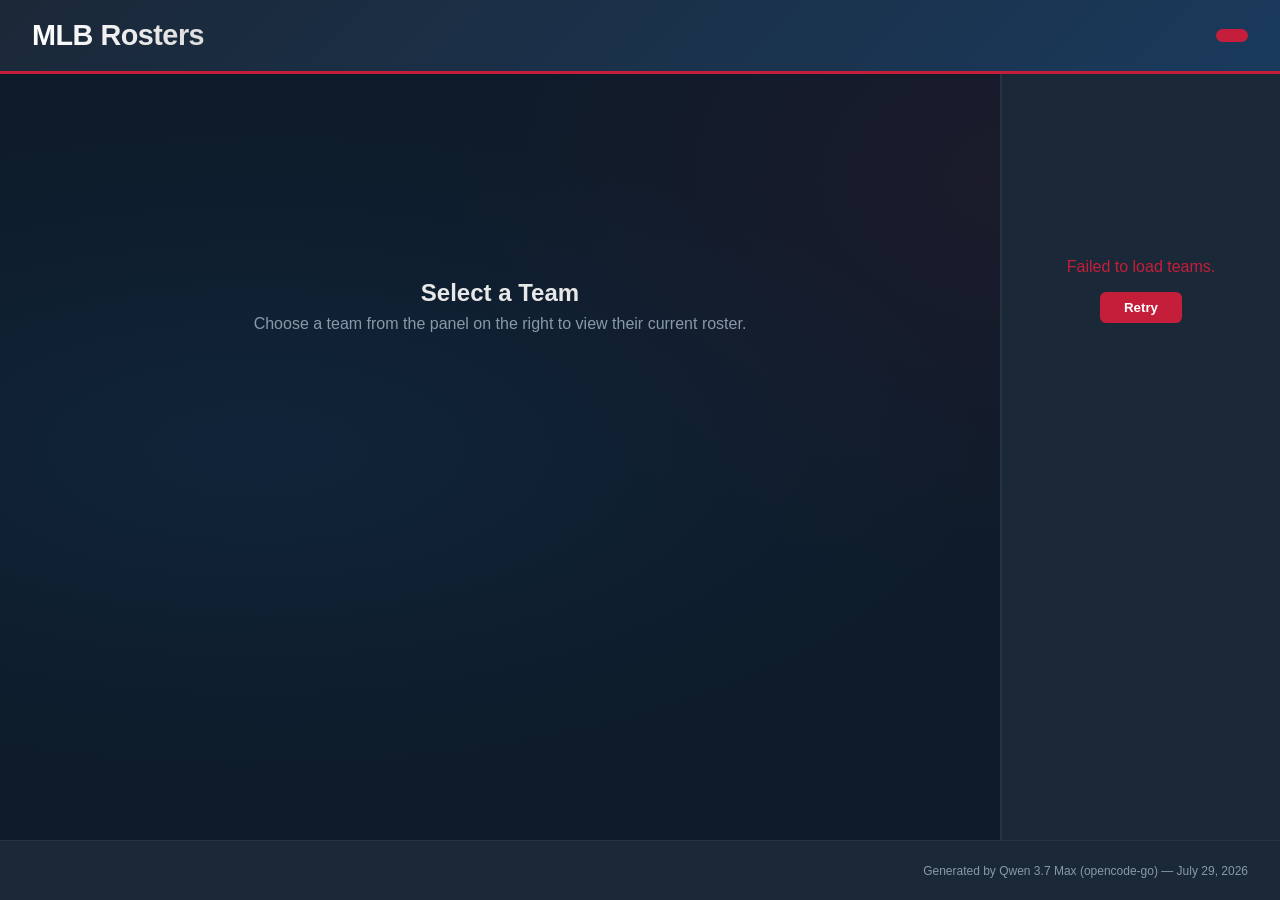
<file: features/current-rosters/Qwen3-7Max/index.html>
<!DOCTYPE html>
<html lang="en">
<head>
<meta charset="UTF-8">
<meta name="viewport" content="width=device-width, initial-scale=1.0">
<title>MLB Current Rosters</title>
<style>
:root {
  --bg-primary: #0d1b2a;
  --bg-secondary: #1b2838;
  --bg-card: #faf3e0;
  --bg-card-inner: #fff8f0;
  --accent-red: #c41e3a;
  --accent-blue: #1a3a5c;
  --accent-gold: #d4a843;
  --text-light: #e8e8e8;
  --text-dark: #1a1a2e;
  --text-muted: #8899aa;
  --border-stitch: #c41e3a;
  --shadow: 0 4px 20px rgba(0,0,0,0.4);
  --radius: 12px;
}
* { margin: 0; padding: 0; box-sizing: border-box; }
body {
  font-family: -apple-system, BlinkMacSystemFont, 'Segoe UI', Roboto, sans-serif;
  background: var(--bg-primary);
  background-image:
    radial-gradient(ellipse at 20% 50%, rgba(26,58,92,0.3) 0%, transparent 50%),
    radial-gradient(ellipse at 80% 20%, rgba(196,30,58,0.08) 0%, transparent 40%);
  color: var(--text-light);
  min-height: 100vh;
  display: flex;
  flex-direction: column;
}
header {
  background: linear-gradient(135deg, var(--bg-secondary), var(--accent-blue));
  padding: 1.2rem 2rem;
  border-bottom: 3px solid var(--accent-red);
  display: flex;
  align-items: center;
  justify-content: space-between;
}
header h1 {
  font-size: 1.8rem;
  font-weight: 800;
  letter-spacing: -0.5px;
  background: linear-gradient(90deg, #fff, #ddd);
  -webkit-background-clip: text;
  -webkit-text-fill-color: transparent;
  background-clip: text;
}
.season-badge {
  background: var(--accent-red);
  color: white;
  padding: 0.4rem 1rem;
  border-radius: 20px;
  font-weight: 700;
  font-size: 0.9rem;
}
.app-layout {
  display: flex;
  flex: 1;
  overflow: hidden;
}
.main-content {
  flex: 1;
  overflow-y: auto;
  padding: 2rem;
  max-height: calc(100vh - 70px - 60px);
}
.nav-panel {
  width: 280px;
  background: var(--bg-secondary);
  border-left: 2px solid rgba(255,255,255,0.05);
  overflow-y: auto;
  padding: 1rem;
  max-height: calc(100vh - 70px - 60px);
}
.nav-panel h2 {
  font-size: 0.85rem;
  text-transform: uppercase;
  letter-spacing: 1.5px;
  color: var(--text-muted);
  margin-bottom: 0.5rem;
  padding-left: 0.5rem;
}
.league-section { margin-bottom: 1.2rem; }
.league-title {
  font-size: 0.95rem;
  font-weight: 700;
  color: var(--accent-gold);
  padding: 0.5rem;
  border-bottom: 1px solid rgba(212,168,67,0.3);
  margin-bottom: 0.3rem;
}
.division-title {
  font-size: 0.75rem;
  text-transform: uppercase;
  letter-spacing: 1px;
  color: var(--text-muted);
  padding: 0.3rem 0.5rem;
  margin-top: 0.4rem;
}
.team-btn {
  display: block;
  width: 100%;
  text-align: left;
  background: transparent;
  border: none;
  color: var(--text-light);
  padding: 0.5rem 0.7rem;
  border-radius: 6px;
  cursor: pointer;
  font-size: 0.88rem;
  transition: all 0.15s;
}
.team-btn:hover { background: rgba(255,255,255,0.08); }
.team-btn.active {
  background: var(--accent-red);
  color: white;
  font-weight: 600;
}
.team-overview {
  background: linear-gradient(135deg, var(--bg-secondary), rgba(26,58,92,0.8));
  border-radius: var(--radius);
  padding: 1.5rem 2rem;
  margin-bottom: 2rem;
  display: flex;
  align-items: center;
  gap: 2rem;
  border: 1px solid rgba(255,255,255,0.08);
}
.team-logo-container img {
  width: 80px;
  height: 80px;
  object-fit: contain;
  filter: drop-shadow(0 2px 8px rgba(0,0,0,0.3));
}
.team-info { flex: 1; }
.team-info h2 {
  font-size: 1.6rem;
  font-weight: 800;
  margin-bottom: 0.3rem;
}
.team-meta {
  display: flex;
  flex-wrap: wrap;
  gap: 1rem;
  margin-top: 0.5rem;
  font-size: 0.88rem;
  color: var(--text-muted);
}
.team-meta span { display: flex; align-items: center; gap: 0.3rem; }
.team-meta .label { color: var(--accent-gold); font-weight: 600; font-size: 0.75rem; text-transform: uppercase; }
.team-stats-panel {
  display: flex;
  gap: 1.5rem;
  align-items: center;
}
.stat-box {
  text-align: center;
  padding: 0.5rem 1rem;
  background: rgba(0,0,0,0.2);
  border-radius: 8px;
  min-width: 70px;
}
.stat-box .stat-value {
  font-size: 1.2rem;
  font-weight: 800;
  color: white;
}
.stat-box .stat-label {
  font-size: 0.65rem;
  text-transform: uppercase;
  letter-spacing: 1px;
  color: var(--text-muted);
  margin-top: 0.2rem;
}
.cards-section { margin-bottom: 2rem; }
.cards-section h3 {
  font-size: 1.1rem;
  font-weight: 700;
  margin-bottom: 1rem;
  padding-bottom: 0.5rem;
  border-bottom: 2px solid var(--accent-red);
  display: inline-block;
}
.pitcher-criteria {
  font-size: 0.78rem;
  color: var(--text-muted);
  margin-bottom: 1rem;
  font-style: italic;
}
.cards-grid {
  display: grid;
  grid-template-columns: repeat(3, 1fr);
  gap: 1.5rem;
}
.player-card {
  background: var(--bg-card);
  border-radius: var(--radius);
  overflow: hidden;
  box-shadow: var(--shadow);
  position: relative;
  transition: transform 0.2s, box-shadow 0.2s;
  border: 2px solid transparent;
}
.player-card:hover {
  transform: translateY(-4px);
  border-color: var(--accent-red);
  box-shadow: 0 8px 30px rgba(196,30,58,0.2);
}
.player-card::before {
  content: '';
  position: absolute;
  top: 0; left: 0; right: 0;
  height: 4px;
  background: linear-gradient(90deg, var(--accent-red), #e8384f, var(--accent-red));
}
.player-card::after {
  content: '';
  position: absolute;
  bottom: 0; left: 0; right: 0;
  height: 3px;
  background: repeating-linear-gradient(
    90deg,
    var(--accent-red) 0px,
    var(--accent-red) 4px,
    transparent 4px,
    transparent 8px
  );
  opacity: 0.4;
}
.card-photo {
  width: 100%;
  height: 180px;
  object-fit: cover;
  object-position: top;
  background: #e8dcc8;
  display: block;
}
.card-body {
  padding: 0.8rem 1rem;
  color: var(--text-dark);
}
.card-header {
  display: flex;
  justify-content: space-between;
  align-items: flex-start;
  margin-bottom: 0.4rem;
}
.card-name {
  font-size: 1rem;
  font-weight: 800;
  line-height: 1.2;
  color: var(--text-dark);
}
.card-number {
  font-size: 1.4rem;
  font-weight: 900;
  color: var(--accent-red);
  line-height: 1;
}
.card-position {
  font-size: 0.75rem;
  text-transform: uppercase;
  letter-spacing: 1px;
  color: #666;
  margin-bottom: 0.6rem;
}
.card-stats {
  display: grid;
  grid-template-columns: repeat(2, 1fr);
  gap: 0.3rem 0.8rem;
  border-top: 1px dashed #ccc;
  padding-top: 0.5rem;
}
.card-stat {
  display: flex;
  justify-content: space-between;
  font-size: 0.8rem;
}
.card-stat .stat-key {
  color: #888;
  font-weight: 600;
  text-transform: uppercase;
  font-size: 0.7rem;
}
.card-stat .stat-val {
  font-weight: 700;
  color: var(--text-dark);
}
.remaining-roster {
  background: var(--bg-secondary);
  border-radius: var(--radius);
  padding: 1.5rem;
  border: 1px solid rgba(255,255,255,0.05);
}
.remaining-roster h3 {
  font-size: 1rem;
  font-weight: 700;
  margin-bottom: 1rem;
  padding-bottom: 0.5rem;
  border-bottom: 1px solid rgba(255,255,255,0.1);
}
.roster-list {
  display: grid;
  grid-template-columns: repeat(auto-fill, minmax(280px, 1fr));
  gap: 0.4rem;
}
.roster-item {
  font-size: 0.85rem;
  padding: 0.3rem 0.5rem;
  border-radius: 4px;
  color: var(--text-muted);
}
.roster-item:hover { background: rgba(255,255,255,0.04); }
.roster-item .ri-name { color: var(--text-light); font-weight: 600; }
.roster-item .ri-pos { color: var(--accent-gold); font-size: 0.75rem; margin-left: 0.3rem; }
.roster-item .ri-detail { color: var(--text-muted); font-size: 0.75rem; margin-left: 0.3rem; }
.loading-state, .error-state, .welcome-state {
  display: flex;
  flex-direction: column;
  align-items: center;
  justify-content: center;
  min-height: 400px;
  text-align: center;
}
.loading-spinner {
  width: 40px;
  height: 40px;
  border: 4px solid rgba(255,255,255,0.1);
  border-top-color: var(--accent-red);
  border-radius: 50%;
  animation: spin 0.8s linear infinite;
  margin-bottom: 1rem;
}
@keyframes spin { to { transform: rotate(360deg); } }
.welcome-state h2 { font-size: 1.5rem; margin-bottom: 0.5rem; }
.welcome-state p { color: var(--text-muted); }
.error-state { color: var(--accent-red); }
.error-state button {
  margin-top: 1rem;
  padding: 0.5rem 1.5rem;
  background: var(--accent-red);
  color: white;
  border: none;
  border-radius: 6px;
  cursor: pointer;
  font-weight: 600;
}
footer {
  background: var(--bg-secondary);
  border-top: 1px solid rgba(255,255,255,0.05);
  padding: 0.8rem 2rem;
  display: flex;
  justify-content: space-between;
  align-items: center;
  font-size: 0.75rem;
  color: var(--text-muted);
  min-height: 60px;
}
.footer-copyright { max-width: 60%; }
.footer-attribution { text-align: right; }
.photo-error {
  width: 100%;
  height: 180px;
  background: #e8dcc8;
  display: flex;
  align-items: center;
  justify-content: center;
  color: #999;
  font-size: 0.8rem;
}
@media (max-width: 1200px) {
  .cards-grid { grid-template-columns: repeat(2, 1fr); }
}
@media (max-width: 900px) {
  .app-layout { flex-direction: column-reverse; }
  .nav-panel { width: 100%; max-height: 200px; border-left: none; border-top: 2px solid rgba(255,255,255,0.05); }
  .main-content { max-height: none; }
  .team-overview { flex-direction: column; text-align: center; }
  .team-stats-panel { flex-wrap: wrap; justify-content: center; }
}
</style>
</head>
<body>

<header>
  <h1>MLB Rosters</h1>
  <span class="season-badge" id="seasonBadge"></span>
</header>

<div class="app-layout">
  <main class="main-content" id="mainContent">
    <div class="welcome-state" id="welcomeState">
      <h2>Select a Team</h2>
      <p>Choose a team from the panel on the right to view their current roster.</p>
    </div>
  </main>

  <nav class="nav-panel" id="navPanel">
    <div class="loading-state" id="navLoading">
      <div class="loading-spinner"></div>
      <span>Loading teams...</span>
    </div>
  </nav>
</div>

<footer>
  <div class="footer-copyright" id="footerCopyright"></div>
  <div class="footer-attribution">
    Generated by Qwen 3.7 Max (opencode-go) &mdash; July 29, 2026
  </div>
</footer>

<script>
const API_BASE = 'https://statsapi.mlb.com/api/v1';
const PHOTO_BASE = 'https://img.mlbstatic.com/mlb-photos/image/upload/v1/people';
const LOGO_BASE = 'https://www.mlbstatic.com/team-logos';

const MASCOTS = {
  108: 'Rally Monkey', 109: 'Baxter the Bobcat', 110: 'The Oriole Bird',
  111: 'Wally the Green Monster', 112: 'Clark', 113: 'Mr. Redlegs',
  114: 'Slider', 115: 'Dinger the Dinosaur', 116: 'Paws',
  117: 'Orbit', 118: 'Sluggerrr', 119: undefined,
  120: 'Screech', 121: 'Mr. Met', 133: 'Stomper',
  134: 'Pirate Parrot', 135: 'Swinging Friar', 136: 'Mariner Moose',
  137: 'Lou Seal', 138: 'Fredbird', 139: 'Raymond',
  140: 'Rangers Captain', 141: 'Ace', 142: 'TC Bear',
  143: 'Phillie Phanatic', 144: 'Blooper', 145: 'Southpaw',
  146: 'Billy the Marlin', 147: undefined, 158: 'Bernie Brewer'
};

const POS_ORDER = ['C', '1B', '2B', '3B', 'SS', 'OF', 'OF', 'OF', 'DH'];
const OF_CODES = ['7', '8', '9'];

let state = {
  teams: [],
  standings: {},
  currentTeamId: null,
  season: new Date().getFullYear(),
  copyright: ''
};

async function init() {
  try {
    const [teamsRes, standingsRes] = await Promise.all([
      fetch(`${API_BASE}/teams?sportId=1`).then(r => r.json()),
      fetch(`${API_BASE}/standings?leagueId=103,104&season=${state.season}`).then(r => r.json())
    ]);

    state.copyright = teamsRes.copyright || '';
    document.getElementById('footerCopyright').textContent = state.copyright;

    state.teams = teamsRes.teams.filter(t => t.active);
    state.season = teamsRes.teams[0]?.season || state.season;
    document.getElementById('seasonBadge').textContent = `${state.season} Season`;

    if (standingsRes.records) {
      standingsRes.records.forEach(div => {
        div.teamRecords.forEach(tr => {
          state.standings[tr.team.id] = tr;
        });
      });
    }

    buildNav();
  } catch (err) {
    document.getElementById('navPanel').innerHTML = `
      <div class="error-state">
        <p>Failed to load teams.</p>
        <button onclick="init()">Retry</button>
      </div>`;
  }
}

function buildNav() {
  const nav = document.getElementById('navPanel');
  const leagues = { 'American League': {}, 'National League': {} };

  state.teams.forEach(team => {
    const lg = team.league.name;
    const div = team.division.name.replace(/(?:American|National)\s+League\s+/, '');
    if (!leagues[lg]) leagues[lg] = {};
    if (!leagues[lg][div]) leagues[lg][div] = [];
    leagues[lg][div].push(team);
  });

  let html = '';
  for (const [lgName, divisions] of Object.entries(leagues)) {
    html += `<div class="league-section">
      <div class="league-title">${lgName}</div>`;
    const divOrder = ['East', 'Central', 'West'];
    for (const divName of divOrder) {
      const teams = divisions[divName] || divisions[`${divName}`] || [];
      if (teams.length === 0) {
        const key = Object.keys(divisions).find(k => k.includes(divName));
        if (key) teams.push(...divisions[key]);
      }
      if (teams.length === 0) continue;
      html += `<div class="division-title">${divName}</div>`;
      teams.sort((a, b) => a.shortName.localeCompare(b.shortName));
      teams.forEach(team => {
        html += `<button class="team-btn" data-team-id="${team.id}" onclick="loadTeam(${team.id})">${team.shortName} ${team.teamName}</button>`;
      });
    }
    html += `</div>`;
  }
  nav.innerHTML = html;
}

async function loadTeam(teamId) {
  state.currentTeamId = teamId;
  document.querySelectorAll('.team-btn').forEach(b => b.classList.remove('active'));
  document.querySelector(`.team-btn[data-team-id="${teamId}"]`)?.classList.add('active');

  const main = document.getElementById('mainContent');
  main.innerHTML = `<div class="loading-state"><div class="loading-spinner"></div><span>Loading roster...</span></div>`;

  try {
    const team = state.teams.find(t => t.id === teamId);
    const [rosterRes, coachesRes] = await Promise.all([
      fetch(`${API_BASE}/teams/${teamId}/roster`).then(r => r.json()),
      fetch(`${API_BASE}/teams/${teamId}/roster?rosterType=coach`).then(r => r.json())
    ]);

    const roster = rosterRes.roster || [];
    const manager = (coachesRes.roster || []).find(c => c.job === 'Manager');
    const record = state.standings[teamId];

    if (roster.length === 0) {
      main.innerHTML = `<div class="error-state"><p>No active roster available for this team.</p></div>`;
      return;
    }

    const playerIds = roster.map(p => p.person.id).join(',');
    const statsRes = await fetch(
      `${API_BASE}/people?personIds=${playerIds}&hydrate=stats(group=[hitting,pitching],type=season,season=${state.season})`
    ).then(r => r.json());

    const playerStats = {};
    (statsRes.people || []).forEach(p => {
      playerStats[p.id] = p;
    });

    const featured = selectFeatured(roster, playerStats);
    const featuredIds = new Set(featured.map(f => f.person.id));
    const remaining = roster.filter(p => !featuredIds.has(p.person.id));

    renderTeam(team, manager, record, featured, remaining, playerStats);
  } catch (err) {
    main.innerHTML = `<div class="error-state"><p>Failed to load roster: ${err.message}</p><button onclick="loadTeam(${teamId})">Retry</button></div>`;
  }
}

function selectFeatured(roster, playerStats) {
  const positionMap = { C: [], '1B': [], '2B': [], '3B': [], SS: [], OF: [], DH: [] };
  const pitchers = { starters: [], relievers: [] };

  roster.forEach(player => {
    const pos = player.position.abbreviation;
    const code = player.position.code;
    const stats = playerStats[player.person.id];
    const hittingStats = getHittingStats(stats);
    const pitchingStats = getPitchingStats(stats);

    if (code === '1') {
      if (pitchingStats) {
        const gs = pitchingStats.gamesStarted || 0;
        const gp = pitchingStats.gamesPlayed || pitchingStats.gamesPitched || 1;
        if (gs >= gp * 0.5) {
          pitchers.starters.push({ ...player, pitchingStats });
        } else {
          pitchers.relievers.push({ ...player, pitchingStats });
        }
      }
      return;
    }

    const pa = hittingStats?.plateAppearances || 0;
    if (OF_CODES.includes(code)) {
      positionMap.OF.push({ ...player, pa });
    } else if (pos === 'DH' || code === '10') {
      positionMap.DH.push({ ...player, pa });
    } else if (positionMap[pos]) {
      positionMap[pos].push({ ...player, pa });
    }
  });

  const featured = [];
  const positions = ['C', '1B', '2B', '3B', 'SS'];
  positions.forEach(pos => {
    const candidates = positionMap[pos].sort((a, b) => b.pa - a.pa);
    if (candidates[0]) featured.push({ ...candidates[0], role: pos });
  });

  const ofCandidates = positionMap.OF.sort((a, b) => b.pa - a.pa);
  for (let i = 0; i < 3 && i < ofCandidates.length; i++) {
    featured.push({ ...ofCandidates[i], role: 'OF' });
  }

  const dhCandidates = positionMap.DH.sort((a, b) => b.pa - a.pa);
  if (dhCandidates[0]) featured.push({ ...dhCandidates[0], role: 'DH' });

  while (featured.length < 9 && positionMap.OF.length > 3) {
    const next = positionMap.OF[featured.filter(f => f.role === 'OF').length];
    if (next) featured.push({ ...next, role: 'OF' });
    else break;
  }

  pitchers.starters.sort((a, b) => {
    const aScore = (a.pitchingStats.inningsPitched ? parseFloat(a.pitchingStats.inningsPitched) : 0) +
                   (a.pitchingStats.strikeOuts || 0) * 0.5 -
                   (parseFloat(a.pitchingStats.era) || 5) * 10;
    const bScore = (b.pitchingStats.inningsPitched ? parseFloat(b.pitchingStats.inningsPitched) : 0) +
                   (b.pitchingStats.strikeOuts || 0) * 0.5 -
                   (parseFloat(b.pitchingStats.era) || 5) * 10;
    return bScore - aScore;
  });

  pitchers.relievers.sort((a, b) => {
    const aScore = (a.pitchingStats.saves || 0) * 3 + (a.pitchingStats.strikeOuts || 0) * 0.5 -
                   (parseFloat(a.pitchingStats.era) || 5) * 5;
    const bScore = (b.pitchingStats.saves || 0) * 3 + (b.pitchingStats.strikeOuts || 0) * 0.5 -
                   (parseFloat(b.pitchingStats.era) || 5) * 5;
    return bScore - aScore;
  });

  const selectedPitchers = [];
  for (let i = 0; i < 2 && i < pitchers.starters.length; i++) {
    selectedPitchers.push({ ...pitchers.starters[i], role: 'SP' });
  }
  for (let i = 0; i < 1 && i < pitchers.relievers.length; i++) {
    selectedPitchers.push({ ...pitchers.relievers[i], role: 'RP' });
  }

  if (selectedPitchers.length < 3) {
    const allPitchers = [...pitchers.starters, ...pitchers.relievers]
      .filter(p => !selectedPitchers.find(s => s.person.id === p.person.id));
    allPitchers.sort((a, b) => {
      const aStats = a.pitchingStats;
      const bStats = b.pitchingStats;
      return (bStats.strikeOuts || 0) - (aStats.strikeOuts || 0);
    });
    while (selectedPitchers.length < 3 && allPitchers.length > 0) {
      const p = allPitchers.shift();
      const gs = p.pitchingStats.gamesStarted || 0;
      const gp = p.pitchingStats.gamesPlayed || p.pitchingStats.gamesPitched || 1;
      selectedPitchers.push({ ...p, role: gs >= gp * 0.5 ? 'SP' : 'RP' });
    }
  }

  return [...featured, ...selectedPitchers];
}

function getHittingStats(player) {
  if (!player?.stats) return null;
  const hitting = player.stats.find(s => s.group?.displayName === 'hitting');
  return hitting?.splits?.[0]?.stat || null;
}

function getPitchingStats(player) {
  if (!player?.stats) return null;
  const pitching = player.stats.find(s => s.group?.displayName === 'pitching');
  return pitching?.splits?.[0]?.stat || null;
}

function selectHitterStats(hittingStats) {
  const stats = [];
  stats.push({ key: 'AVG', value: hittingStats.avg || '.---' });
  stats.push({ key: 'HR', value: hittingStats.homeRuns ?? 0 });
  stats.push({ key: 'RBI', value: hittingStats.rbi ?? 0 });

  const sb = hittingStats.stolenBases || 0;
  const ops = parseFloat(hittingStats.ops) || 0;
  const runs = hittingStats.runs || 0;
  const obp = parseFloat(hittingStats.obp) || 0;

  if (sb >= 15) stats.push({ key: 'SB', value: sb });
  else if (ops >= 0.900) stats.push({ key: 'OPS', value: hittingStats.ops });
  else if (runs >= 50) stats.push({ key: 'R', value: runs });
  else if (obp >= 0.370) stats.push({ key: 'OBP', value: hittingStats.obp });
  else stats.push({ key: 'OPS', value: hittingStats.ops || '.---' });

  return stats;
}

function selectPitcherStats(pitchingStats, role) {
  const stats = [];
  stats.push({ key: 'ERA', value: pitchingStats.era || '-.--' });
  stats.push({ key: 'W-L', value: `${pitchingStats.wins || 0}-${pitchingStats.losses || 0}` });
  stats.push({ key: 'SO', value: pitchingStats.strikeOuts ?? 0 });

  if (role === 'RP') {
    stats.push({ key: 'SV', value: pitchingStats.saves ?? 0 });
  } else {
    stats.push({ key: 'WHIP', value: pitchingStats.whip || '-.--' });
  }

  return stats;
}

function renderTeam(team, manager, record, featured, remaining, playerStats) {
  const main = document.getElementById('mainContent');
  const mascot = MASCOTS[team.id];
  const rec = record || {};
  const lastTen = rec.records?.splitRecords?.find(s => s.type === 'lastTen');

  let overviewHtml = `
    <div class="team-overview">
      <div class="team-logo-container">
        <img src="${LOGO_BASE}/${team.id}.svg" alt="${team.name} logo" onerror="this.style.display='none'">
      </div>
      <div class="team-info">
        <h2>${team.name}</h2>
        <div class="team-meta">
          ${manager ? `<span><span class="label">Manager</span> ${manager.fullName}</span>` : ''}
          ${mascot ? `<span><span class="label">Mascot</span> ${mascot}</span>` : ''}
          <span><span class="label">Stadium</span> ${team.venue.name}</span>
        </div>
      </div>
      <div class="team-stats-panel">
        ${rec.wins != null ? `
          <div class="stat-box"><div class="stat-value">${rec.wins}-${rec.losses}</div><div class="stat-label">Record</div></div>
          <div class="stat-box"><div class="stat-value">${rec.streak?.streakCode || '-'}</div><div class="stat-label">Streak</div></div>
          <div class="stat-box"><div class="stat-value">${lastTen ? `${lastTen.wins}-${lastTen.losses}` : '-'}</div><div class="stat-label">L10</div></div>
          <div class="stat-box"><div class="stat-value">${rec.divisionRank ? '#' + rec.divisionRank : '-'}</div><div class="stat-label">Division</div></div>
        ` : ''}
      </div>
    </div>`;

  let cardsHtml = `<div class="cards-section">
    <h3>Featured Players</h3>
    <p class="pitcher-criteria">Pitchers selected by notability: starters by innings pitched, strikeouts, and ERA; relievers by saves, strikeouts, and ERA.</p>
    <div class="cards-grid">`;

  featured.forEach(f => {
    const player = playerStats[f.person.id];
    if (!player) return;
    const isPitcher = f.role === 'SP' || f.role === 'RP';
    const photoUrl = `${PHOTO_BASE}/${f.person.id}/headshot/67/current`;
    const cardStats = isPitcher
      ? selectPitcherStats(getPitchingStats(player) || {}, f.role)
      : selectHitterStats(getHittingStats(player) || {});

    const posLabel = f.role;

    cardsHtml += `
      <div class="player-card">
        <img class="card-photo" src="${photoUrl}" alt="${player.fullName}" onerror="handlePhotoError(this)">
        <div class="card-body">
          <div class="card-header">
            <span class="card-name">${player.fullName}</span>
            <span class="card-number">${player.primaryNumber || ''}</span>
          </div>
          <div class="card-position">${posLabel}</div>
          <div class="card-stats">
            ${cardStats.map(s => `<div class="card-stat"><span class="stat-key">${s.key}</span><span class="stat-val">${s.value}</span></div>`).join('')}
          </div>
        </div>
      </div>`;
  });

  cardsHtml += `</div></div>`;

  let remainingHtml = `<div class="remaining-roster">
    <h3>Full Roster (${remaining.length} additional players)</h3>
    <div class="roster-list">`;

  remaining.forEach(p => {
    const player = playerStats[p.person.id];
    const pos = p.position.abbreviation;
    let detail = '';
    if (player) {
      const hs = getHittingStats(player);
      const ps = getPitchingStats(player);
      if (ps) {
        detail = `ERA ${ps.era || '-.--'} | ${ps.wins || 0}-${ps.losses || 0}`;
      } else if (hs) {
        detail = `AVG ${hs.avg || '.---'} | ${hs.homeRuns || 0} HR`;
      }
    }
    remainingHtml += `<div class="roster-item">
      <span class="ri-name">${p.person.fullName}</span>
      <span class="ri-pos">${pos}</span>
      ${p.jerseyNumber ? `<span class="ri-detail">#${p.jerseyNumber}</span>` : ''}
      ${detail ? `<span class="ri-detail">${detail}</span>` : ''}
    </div>`;
  });

  remainingHtml += `</div></div>`;

  main.innerHTML = overviewHtml + cardsHtml + remainingHtml;
  main.scrollTop = 0;
}

function handlePhotoError(img) {
  const div = document.createElement('div');
  div.className = 'photo-error';
  div.textContent = 'Photo unavailable';
  img.replaceWith(div);
}

init();
</script>
</body>
</html>
</file>
<file: assets/site.css>
/* ==========================================================================
   LLM Baseball — retro 1980s baseball card theme
   Cream card stock, halftone dots, Topps red / navy / gold, chunky card
   borders, script + jersey-block type, and a wood-grain accent strip.
   ========================================================================== */

:root {
  --cream: #f6efdc;
  --paper: #fdf8ea;
  --ink: #20304f;
  --red: #c8102e;
  --navy: #16315c;
  --gold: #f2b01e;
  --sky: #5b9bd5;
  --wood-dark: #8f6a40;
  --wood-mid: #b8895a;
  --wood-light: #c99a5e;
  --shadow: rgba(22, 49, 92, 0.18);
  --font-script: "Lobster", "Brush Script MT", cursive;
  --font-block: "Graduate", "Arial Black", "Arial Narrow Bold", sans-serif;
  --font-body: "Zilla Slab", Georgia, "Times New Roman", serif;
}

*,
*::before,
*::after {
  box-sizing: border-box;
}

html {
  scroll-behavior: smooth;
}

body {
  margin: 0;
  font-family: var(--font-body);
  font-size: 17px;
  line-height: 1.55;
  color: var(--ink);
  background-color: var(--cream);
  background-image: radial-gradient(rgba(22, 49, 92, 0.055) 1px, transparent 1.6px);
  background-size: 14px 14px;
}

a {
  color: var(--red);
}

/* --------------------------------------------------------------------------
   Header
   -------------------------------------------------------------------------- */

.site-header {
  background: var(--navy);
  border-bottom: 3px solid var(--gold);
}

.site-header .inner {
  max-width: 1200px;
  margin: 0 auto;
  padding: 20px 24px 16px;
  display: flex;
  align-items: baseline;
  gap: 20px;
  flex-wrap: wrap;
}

.site-title {
  margin: 0;
  font-family: var(--font-script);
  font-size: clamp(2.5rem, 5.5vw, 3.6rem);
  line-height: 1;
  color: var(--paper);
  text-shadow: 3px 3px 0 rgba(0, 0, 0, 0.35);
}

.site-title a {
  color: inherit;
  text-decoration: none;
}

.tagline {
  margin: 0;
  font-family: var(--font-block);
  font-size: 0.75rem;
  letter-spacing: 0.16em;
  text-transform: uppercase;
  color: var(--gold);
}

/* Wood-grain accent strip — a nod to the 1987 Topps border. */
.wood-strip {
  height: 9px;
  background: repeating-linear-gradient(
    90deg,
    var(--wood-dark) 0 8px,
    var(--wood-light) 8px 18px,
    var(--wood-mid) 18px 30px,
    var(--wood-dark) 30px 32px
  );
  border-bottom: 3px solid var(--red);
}

/* --------------------------------------------------------------------------
   Layout
   -------------------------------------------------------------------------- */

.layout {
  max-width: 1200px;
  margin: 0 auto;
  display: flex;
  align-items: flex-start;
}

.sidebar {
  flex: 0 0 250px;
  width: 250px;
  padding: 24px 16px;
}

.sidebar-inner {
  position: sticky;
  top: 20px;
  background: var(--paper);
  border: 3px solid var(--navy);
  border-radius: 8px;
  box-shadow: 4px 4px 0 var(--shadow);
  padding: 14px 12px 10px;
}

.main {
  flex: 1;
  min-width: 0;
  padding: 28px 30px 56px;
}

/* --------------------------------------------------------------------------
   Navigation
   -------------------------------------------------------------------------- */

.nav-heading {
  margin: 20px 4px 8px;
  padding-bottom: 4px;
  font-family: var(--font-block);
  font-size: 0.72rem;
  letter-spacing: 0.18em;
  text-transform: uppercase;
  color: var(--red);
  border-bottom: 2px solid var(--navy);
}

.nav-heading:first-child {
  margin-top: 4px;
}

.nav-list {
  list-style: none;
  margin: 0;
  padding: 0;
}

.nav-list a {
  display: block;
  padding: 8px 10px;
  font-family: var(--font-block);
  font-size: 0.82rem;
  letter-spacing: 0.05em;
  text-transform: uppercase;
  text-decoration: none;
  color: var(--navy);
  border-left: 4px solid transparent;
  border-radius: 2px;
  transition: background 0.15s ease, color 0.15s ease, border-color 0.15s ease;
}

.nav-list a:hover {
  background: var(--gold);
  color: var(--navy);
}

.nav-list li.active a {
  background: var(--navy);
  color: var(--paper);
  border-left-color: var(--red);
}

.nav-tag {
  float: right;
  margin-left: 8px;
  padding: 2px 6px;
  font-size: 0.58rem;
  letter-spacing: 0.08em;
  color: var(--paper);
  background: var(--red);
  border-radius: 2px;
}

.nav-foot {
  margin: 22px 4px 4px;
  font-size: 0.8rem;
  font-style: italic;
  color: rgba(32, 48, 79, 0.6);
}

/* --------------------------------------------------------------------------
   Cards — chunky Topps-style frames: navy border, paper gap, red outer ring
   -------------------------------------------------------------------------- */

.card {
  background: var(--paper);
  border: 3px solid var(--navy);
  border-radius: 8px;
  box-shadow:
    0 0 0 3px var(--paper),
    0 0 0 6px var(--red),
    10px 10px 0 var(--shadow);
  margin: 0 0 40px;
  overflow: hidden;
}

.card-header {
  padding: 10px 18px;
  font-family: var(--font-block);
  font-size: 0.95rem;
  letter-spacing: 0.12em;
  text-transform: uppercase;
  color: var(--paper);
  background: var(--red);
  border-bottom: 3px solid var(--navy);
}

.card-header.alt {
  background: var(--navy);
}

.card-body {
  padding: 20px 24px 26px;
}

.card-body > :first-child {
  margin-top: 0;
}

.card-body > :last-child {
  margin-bottom: 0;
}

.lede {
  font-size: 1.15rem;
}

.lede::first-letter {
  float: left;
  margin: 6px 10px 0 0;
  font-family: var(--font-script);
  font-size: 3.1em;
  line-height: 0.75;
  color: var(--red);
}

/* --------------------------------------------------------------------------
   Numbered steps ("How it works")
   -------------------------------------------------------------------------- */

.steps {
  list-style: none;
  margin: 0;
  padding: 0;
  counter-reset: step;
}

.steps li {
  counter-increment: step;
  position: relative;
  padding: 12px 0 12px 58px;
  border-bottom: 1px dashed rgba(22, 49, 92, 0.3);
}

.steps li:last-child {
  border-bottom: none;
}

.steps li::before {
  content: counter(step);
  position: absolute;
  left: 0;
  top: 10px;
  width: 38px;
  height: 38px;
  display: flex;
  align-items: center;
  justify-content: center;
  font-family: var(--font-block);
  font-size: 1rem;
  color: var(--paper);
  background: var(--navy);
  border: 2px solid var(--gold);
  border-radius: 50%;
}

/* --------------------------------------------------------------------------
   Diamond-bullet list (principles)
   -------------------------------------------------------------------------- */

.diamond-list {
  list-style: none;
  margin: 0;
  padding: 0 0 0 4px;
}

.diamond-list li {
  position: relative;
  padding-left: 24px;
  margin-bottom: 10px;
}

.diamond-list li::before {
  content: "";
  position: absolute;
  left: 2px;
  top: 0.5em;
  width: 8px;
  height: 8px;
  background: var(--gold);
  border: 2px solid var(--navy);
  transform: rotate(45deg);
}

.diamond-list strong {
  font-family: var(--font-block);
  font-weight: 400;
  font-size: 0.85rem;
  letter-spacing: 0.05em;
  text-transform: uppercase;
  color: var(--navy);
}

/* --------------------------------------------------------------------------
   Lineup grid — mini player cards for the model roster
   -------------------------------------------------------------------------- */

.lineup {
  display: grid;
  grid-template-columns: repeat(auto-fill, minmax(225px, 1fr));
  gap: 20px;
}

.player-card {
  position: relative;
  background: var(--paper);
  border: 3px solid var(--navy);
  border-radius: 6px;
  overflow: hidden;
  box-shadow: 4px 4px 0 var(--shadow);
  transition: transform 0.15s ease, box-shadow 0.15s ease;
}

.player-card:hover {
  transform: translate(-2px, -2px);
  box-shadow: 7px 7px 0 var(--shadow);
}

.pc-banner {
  padding: 6px 12px;
  font-family: var(--font-block);
  font-size: 0.68rem;
  letter-spacing: 0.15em;
  text-transform: uppercase;
  color: var(--paper);
  background: var(--red);
  border-bottom: 2px solid var(--navy);
}

.lineup .player-card:nth-child(4n + 2) .pc-banner {
  background: var(--navy);
}

.lineup .player-card:nth-child(4n + 3) .pc-banner {
  background: var(--sky);
}

.lineup .player-card:nth-child(4n) .pc-banner {
  background: var(--gold);
  color: var(--navy);
}

.player-card h3 {
  margin: 12px 14px 2px;
  font-family: var(--font-block);
  font-weight: 400;
  font-size: 1.02rem;
  color: var(--navy);
}

/* Whole card links to the run preview via a stretched title link. */
.player-card h3 a.pc-link {
  color: inherit;
  text-decoration: none;
}

.player-card h3 a.pc-link:hover {
  text-decoration: underline;
}

.player-card h3 a.pc-link::after {
  content: "";
  position: absolute;
  inset: 0;
}

/* Keep Details/Log text links clickable above the stretched card link. */
.pc-stats a {
  position: relative;
  z-index: 1;
}

.pc-script {
  margin: 0 14px 12px;
  font-family: var(--font-script);
  font-size: 1.05rem;
  color: var(--red);
}

.pc-stats {
  padding: 0 14px 16px;
  font-size: 0.86rem;
}

/* Stat lines with dotted leaders, like the back of a baseball card. */
.stat {
  display: flex;
  align-items: baseline;
}

.stat + .stat {
  margin-top: 5px;
}

.stat .k {
  font-family: var(--font-block);
  font-size: 0.62rem;
  letter-spacing: 0.1em;
  text-transform: uppercase;
  color: rgba(32, 48, 79, 0.75);
}

.stat .dots {
  flex: 1;
  margin: 0 6px;
  border-bottom: 2px dotted rgba(22, 49, 92, 0.35);
  transform: translateY(-3px);
}

.stat .v {
  font-family: "Consolas", "Courier New", monospace;
  font-size: 0.78rem;
  color: var(--ink);
}

/* --------------------------------------------------------------------------
   Breadcrumb / misc
   -------------------------------------------------------------------------- */

.crumb {
  margin: 0 0 24px;
  font-family: var(--font-block);
  font-size: 0.7rem;
  letter-spacing: 0.1em;
  text-transform: uppercase;
  color: rgba(32, 48, 79, 0.65);
}

.crumb a {
  color: var(--red);
  text-decoration: none;
}

.crumb a:hover {
  text-decoration: underline;
}

.rule {
  border: none;
  border-top: 3px double var(--red);
  margin: 28px 0;
}

.note {
  font-size: 0.92rem;
  font-style: italic;
  color: rgba(32, 48, 79, 0.75);
}

/* Verbatim prompt clipping — typewriter note with a dashed "cut-out" edge. */
.prompt-quote {
  margin: 12px 0 4px;
  padding: 14px 18px;
  font-family: "Courier New", Courier, monospace;
  font-size: 0.88rem;
  line-height: 1.5;
  color: var(--ink);
  background: var(--cream);
  border: 2px dashed var(--red);
  border-radius: 4px;
}

/* Full-length prompt transcripts: wrap long lines instead of overflowing. */
pre.prompt-quote {
  white-space: pre-wrap;
  overflow-wrap: break-word;
}

/* --------------------------------------------------------------------------
   Footer
   -------------------------------------------------------------------------- */

.site-footer {
  margin-top: 8px;
}

.site-footer .bar {
  background: var(--navy);
  border-top: 3px solid var(--gold);
  padding: 16px 24px;
  text-align: center;
  font-family: var(--font-block);
  font-size: 0.7rem;
  letter-spacing: 0.14em;
  text-transform: uppercase;
  color: var(--paper);
}

.site-footer .bar .sep {
  color: var(--gold);
  margin: 0 10px;
}

/* --------------------------------------------------------------------------
   Responsive — sidebar collapses into a horizontal strip
   -------------------------------------------------------------------------- */

@media (max-width: 820px) {
  .layout {
    flex-direction: column;
  }

  .sidebar {
    width: auto;
    flex: none;
    padding: 16px 16px 0;
    align-self: stretch;
  }

  .sidebar-inner {
    position: static;
  }

  .nav-list {
    display: flex;
    flex-wrap: wrap;
    gap: 4px;
  }

  .nav-list a {
    border-left: none;
    border-bottom: 3px solid transparent;
  }

  .nav-list li.active a {
    border-left-color: transparent;
    border-bottom-color: var(--red);
  }

  .nav-foot {
    display: none;
  }

  .main {
    padding: 20px 16px 48px;
  }
}
</file>
<file: features/current-rosters/GLM5-2/styles.css>
/* === Reset & Base === */
*, *::before, *::after { box-sizing: border-box; margin: 0; padding: 0; }

:root {
    --ball-white: #fefef8;
    --field-green: #1a5f3f;
    --field-green-dark: #0d3d27;
    --field-green-light: #2d8659;
    --clay: #c87333;
    --clay-light: #e0975a;
    --ink: #1a1a2e;
    --ink-soft: #33334d;
    --muted: #6b6b85;
    --card-bg: #fffdf5;
    --card-border: #d4c9a8;
    --stitch: #c87333;
    --accent: #0d6efd;
    --nav-bg: #1e2a38;
    --nav-hover: #2d4a5f;
    --nav-active: #1a5f3f;
    --shadow: 0 2px 8px rgba(0,0,0,0.12);
    --shadow-lg: 0 4px 20px rgba(0,0,0,0.18);
    --radius: 10px;
    --header-h: 60px;
}

body {
    font-family: 'Segoe UI', 'Helvetica Neue', Arial, sans-serif;
    background: var(--ball-white);
    color: var(--ink);
    line-height: 1.5;
    min-height: 100vh;
}

/* === Header === */
.site-header {
    height: var(--header-h);
    background: linear-gradient(135deg, var(--field-green-dark), var(--field-green));
    color: #fff;
    display: flex;
    align-items: center;
    justify-content: space-between;
    padding: 0 24px;
    position: sticky;
    top: 0;
    z-index: 100;
    box-shadow: var(--shadow);
}

.header-left {
    display: flex;
    align-items: center;
    gap: 12px;
}

.baseball-icon {
    font-size: 28px;
    filter: drop-shadow(0 1px 2px rgba(0,0,0,0.3));
}

.site-header h1 {
    font-size: 22px;
    font-weight: 700;
    letter-spacing: 0.5px;
    text-shadow: 0 1px 3px rgba(0,0,0,0.25);
}

.season-label {
    font-size: 16px;
    font-weight: 600;
    background: rgba(255,255,255,0.15);
    padding: 6px 16px;
    border-radius: 20px;
    border: 1px solid rgba(255,255,255,0.2);
}

/* === Layout === */
.main-layout {
    display: flex;
    min-height: calc(100vh - var(--header-h));
}

.content {
    flex: 1;
    padding: 24px 32px;
    min-width: 0;
}

/* === Navigation (right panel) === */
.team-nav {
    width: 280px;
    flex-shrink: 0;
    background: var(--nav-bg);
    color: #cbd5e1;
    border-left: 1px solid rgba(0,0,0,0.15);
    position: sticky;
    top: var(--header-h);
    height: calc(100vh - var(--header-h));
    overflow-y: auto;
}

.nav-header {
    font-size: 14px;
    font-weight: 700;
    text-transform: uppercase;
    letter-spacing: 1.5px;
    color: #94a3b8;
    padding: 16px 18px 8px;
    border-bottom: 1px solid rgba(255,255,255,0.08);
    position: sticky;
    top: 0;
    background: var(--nav-bg);
    z-index: 2;
}

.nav-league {
    padding: 12px 0 0;
}

.nav-league-title {
    font-size: 12px;
    font-weight: 700;
    text-transform: uppercase;
    letter-spacing: 1px;
    color: var(--clay-light);
    padding: 4px 18px;
}

.nav-division-title {
    font-size: 11px;
    font-weight: 600;
    text-transform: uppercase;
    letter-spacing: 0.8px;
    color: #64748b;
    padding: 8px 18px 2px 28px;
}

.nav-team {
    display: flex;
    align-items: center;
    gap: 8px;
    padding: 6px 18px 6px 28px;
    cursor: pointer;
    font-size: 13px;
    transition: background 0.15s, color 0.15s;
    border-left: 3px solid transparent;
}

.nav-team:hover {
    background: var(--nav-hover);
    color: #fff;
}

.nav-team.active {
    background: rgba(26,95,63,0.35);
    color: #fff;
    border-left-color: var(--field-green-light);
    font-weight: 600;
}

.nav-team-logo {
    width: 20px;
    height: 20px;
    flex-shrink: 0;
    border-radius: 3px;
}

/* === Welcome state === */
.welcome {
    display: flex;
    align-items: center;
    justify-content: center;
    min-height: 60vh;
    text-align: center;
}

.welcome-inner h2 {
    font-size: 24px;
    color: var(--ink-soft);
    margin: 16px 0 8px;
}

.welcome-inner p {
    color: var(--muted);
    font-size: 15px;
}

.welcome-icon {
    font-size: 64px;
    opacity: 0.4;
}

/* === Loading & Error === */
.loading {
    text-align: center;
    padding: 60px;
    color: var(--muted);
}

.spinner {
    width: 48px;
    height: 48px;
    border: 4px solid #e0e0e0;
    border-top-color: var(--field-green);
    border-radius: 50%;
    margin: 0 auto 16px;
    animation: spin 0.8s linear infinite;
}

@keyframes spin { to { transform: rotate(360deg); } }

.error {
    text-align: center;
    padding: 40px;
}

.error p {
    color: #c0392b;
    font-size: 16px;
    font-weight: 600;
}

/* === Team Overview === */
.team-overview {
    background: var(--card-bg);
    border-radius: var(--radius);
    padding: 24px;
    margin-bottom: 20px;
    box-shadow: var(--shadow);
    border: 1px solid var(--card-border);
    display: flex;
    flex-wrap: wrap;
    align-items: center;
    gap: 24px;
}

.team-overview-logo {
    width: 80px;
    height: 80px;
    flex-shrink: 0;
    object-fit: contain;
}

.team-overview-info {
    flex: 1;
    min-width: 200px;
}

.team-overview-name {
    font-size: 28px;
    font-weight: 800;
    color: var(--ink);
    line-height: 1.2;
}

.team-overview-sub {
    font-size: 14px;
    color: var(--muted);
    margin-top: 4px;
}

.team-overview-details {
    display: flex;
    flex-wrap: wrap;
    gap: 8px 20px;
    margin-top: 10px;
    font-size: 14px;
}

.team-overview-details .detail-item {
    display: flex;
    align-items: center;
    gap: 6px;
}

.team-overview-details .detail-label {
    color: var(--muted);
    font-weight: 600;
    text-transform: uppercase;
    font-size: 11px;
    letter-spacing: 0.5px;
}

.team-overview-details .detail-value {
    color: var(--ink);
    font-weight: 600;
}

.team-stats {
    display: flex;
    gap: 12px;
    flex-wrap: wrap;
    align-items: stretch;
}

.stat-box {
    background: linear-gradient(135deg, var(--field-green-dark), var(--field-green));
    color: #fff;
    border-radius: 8px;
    padding: 10px 18px;
    text-align: center;
    min-width: 70px;
}

.stat-box .stat-val {
    font-size: 22px;
    font-weight: 800;
    line-height: 1.1;
}

.stat-box .stat-lbl {
    font-size: 10px;
    text-transform: uppercase;
    letter-spacing: 0.8px;
    opacity: 0.85;
    margin-top: 2px;
}

.stat-box.streak .stat-val { color: #ffd700; }
.stat-box.rank .stat-val { color: var(--clay-light); }

/* === Pitcher criteria === */
.pitcher-criteria {
    font-size: 13px;
    color: var(--muted);
    margin-bottom: 16px;
    padding: 10px 16px;
    background: #f8f6f0;
    border-left: 3px solid var(--clay);
    border-radius: 4px;
}

.pitcher-criteria strong {
    color: var(--ink-soft);
}

/* === Player Cards === */
.player-cards {
    display: grid;
    grid-template-columns: repeat(3, 1fr);
    gap: 20px;
    margin-bottom: 32px;
}

.player-card {
    background: var(--card-bg);
    border-radius: 12px;
    overflow: hidden;
    box-shadow: var(--shadow-lg);
    border: 1px solid var(--card-border);
    position: relative;
    transition: transform 0.2s, box-shadow 0.2s;
}

.player-card:hover {
    transform: translateY(-4px);
    box-shadow: 0 8px 28px rgba(0,0,0,0.22);
}

.card-top-bar {
    height: 6px;
    background: linear-gradient(90deg, var(--field-green), var(--field-green-light));
}

.card-photo-area {
    background: linear-gradient(180deg, #eef2f7 0%, #d8e0ea 100%);
    height: 200px;
    display: flex;
    align-items: flex-end;
    justify-content: center;
    overflow: hidden;
    position: relative;
}

.card-photo {
    height: 190px;
    max-width: 100%;
    object-fit: contain;
    filter: drop-shadow(0 4px 8px rgba(0,0,0,0.15));
}

.card-photo-placeholder {
    font-size: 64px;
    opacity: 0.3;
    padding-top: 40px;
}

.card-jersey {
    position: absolute;
    top: 10px;
    right: 12px;
    background: var(--ink);
    color: #fff;
    font-size: 18px;
    font-weight: 800;
    width: 36px;
    height: 36px;
    border-radius: 50%;
    display: flex;
    align-items: center;
    justify-content: center;
    box-shadow: 0 2px 6px rgba(0,0,0,0.3);
}

.card-info {
    padding: 14px 16px 16px;
}

.card-name {
    font-size: 17px;
    font-weight: 700;
    color: var(--ink);
    line-height: 1.2;
}

.card-position {
    font-size: 12px;
    font-weight: 600;
    color: var(--field-green);
    text-transform: uppercase;
    letter-spacing: 1px;
    margin-top: 2px;
    margin-bottom: 12px;
}

.card-stats {
    display: grid;
    grid-template-columns: 1fr 1fr;
    gap: 8px;
    border-top: 1px solid #e8e4d8;
    padding-top: 10px;
}

.card-stat {
    text-align: center;
}

.card-stat-val {
    font-size: 18px;
    font-weight: 800;
    color: var(--ink);
    line-height: 1;
}

.card-stat-lbl {
    font-size: 10px;
    text-transform: uppercase;
    letter-spacing: 0.5px;
    color: var(--muted);
    margin-top: 2px;
}

/* === Remaining Roster === */
.remaining-roster {
    background: var(--card-bg);
    border-radius: var(--radius);
    padding: 20px 24px;
    box-shadow: var(--shadow);
    border: 1px solid var(--card-border);
}

.remaining-roster h3 {
    font-size: 18px;
    font-weight: 700;
    color: var(--ink);
    margin-bottom: 12px;
    padding-bottom: 8px;
    border-bottom: 2px solid var(--field-green);
}

.roster-list {
    display: grid;
    grid-template-columns: repeat(auto-fill, minmax(280px, 1fr));
    gap: 4px 20px;
    list-style: none;
}

.roster-list-item {
    padding: 5px 0;
    font-size: 13px;
    color: var(--ink-soft);
    border-bottom: 1px dotted #e0dccf;
    display: flex;
    align-items: center;
    gap: 8px;
}

.roster-list-item .player-pos {
    color: var(--field-green);
    font-weight: 700;
    font-size: 11px;
    min-width: 28px;
    text-align: center;
}

.roster-list-item .player-num {
    color: var(--muted);
    font-weight: 600;
    min-width: 24px;
}

.roster-list-item .player-name {
    font-weight: 500;
}

.roster-list-item .player-detail {
    color: var(--muted);
    font-size: 12px;
}

/* === Footer === */
.site-footer {
    background: var(--nav-bg);
    color: #94a3b8;
    padding: 16px 24px;
    font-size: 12px;
    text-align: center;
    border-top: 2px solid var(--field-green);
}

.api-copyright {
    margin-bottom: 6px;
    line-height: 1.5;
}

.self-attribution {
    color: #64748b;
}

.self-attribution strong {
    color: #94a3b8;
}

/* === Responsive === */
@media (max-width: 1024px) {
    .player-cards { grid-template-columns: repeat(2, 1fr); }
}

@media (max-width: 768px) {
    .main-layout { flex-direction: column; }
    .team-nav {
        width: 100%;
        height: auto;
        position: relative;
        top: 0;
        border-left: none;
        border-top: 1px solid rgba(0,0,0,0.15);
    }
    .content { padding: 16px; }
    .player-cards { grid-template-columns: 1fr; }
    .team-stats { width: 100%; }
}
</file>
<file: features/current-rosters/GPT5-6Sol/styles.css>
:root {
  --ink: #122033;
  --ink-soft: #536071;
  --navy: #0b1729;
  --navy-raised: #13243d;
  --paper: #f2eee4;
  --paper-deep: #e8e1d4;
  --card: #fffdf7;
  --line: #d8d0c2;
  --red: #c92f32;
  --green: #1d5c43;
  --gold: #d9ad58;
  --team-primary: #0c2340;
  --team-accent: #c92f32;
  --shadow: 0 18px 50px rgb(18 32 51 / 10%);
  --display: "Arial Narrow", "Roboto Condensed", "Franklin Gothic Medium", Arial, sans-serif;
  --body: Inter, ui-sans-serif, -apple-system, BlinkMacSystemFont, "Segoe UI", sans-serif;
}

*,
*::before,
*::after {
  box-sizing: border-box;
}

html {
  scroll-behavior: smooth;
}

body {
  min-width: 320px;
  margin: 0;
  color: var(--ink);
  background:
    linear-gradient(90deg, transparent 49.9%, rgb(18 32 51 / 2.5%) 50%, transparent 50.1%) 0 0 / 54px 54px,
    var(--paper);
  font-family: var(--body);
  -webkit-font-smoothing: antialiased;
}

button,
input {
  font: inherit;
}

button,
a {
  -webkit-tap-highlight-color: transparent;
}

button {
  color: inherit;
}

img {
  display: block;
  max-width: 100%;
}

a {
  color: inherit;
}

.sr-only {
  position: absolute;
  width: 1px;
  height: 1px;
  padding: 0;
  margin: -1px;
  overflow: hidden;
  clip: rect(0, 0, 0, 0);
  white-space: nowrap;
  border: 0;
}

.skip-link {
  position: fixed;
  top: 12px;
  left: 12px;
  z-index: 1000;
  padding: 10px 14px;
  color: white;
  background: var(--navy);
  border-radius: 4px;
  transform: translateY(-160%);
  transition: transform 160ms ease;
}

.skip-link:focus {
  transform: translateY(0);
}

.site-shell {
  display: grid;
  grid-template-columns: minmax(0, 1fr) clamp(310px, 23vw, 360px);
  min-height: 100vh;
}

.content-column {
  width: 100%;
  min-width: 0;
}

.topbar {
  position: sticky;
  top: 0;
  z-index: 20;
  display: flex;
  align-items: center;
  justify-content: space-between;
  min-height: 76px;
  padding: 12px clamp(22px, 4vw, 64px);
  background: rgb(242 238 228 / 92%);
  border-bottom: 1px solid rgb(18 32 51 / 12%);
  backdrop-filter: blur(14px);
}

.brand {
  display: inline-flex;
  gap: 12px;
  align-items: center;
  color: inherit;
  text-decoration: none;
}

.brand-ball {
  position: relative;
  display: grid;
  width: 42px;
  height: 42px;
  overflow: hidden;
  place-items: center;
  background: var(--card);
  border: 2px solid var(--ink);
  border-radius: 50%;
  box-shadow: inset 0 0 0 3px var(--card), inset 0 0 0 4px rgb(18 32 51 / 12%);
  transform: rotate(-14deg);
}

.brand-ball::before,
.brand-ball::after {
  position: absolute;
  width: 24px;
  height: 48px;
  content: "";
  border: 2px dashed var(--red);
  border-top: 0;
  border-bottom: 0;
  border-radius: 50%;
}

.brand-ball::before {
  left: -8px;
}

.brand-ball::after {
  right: -8px;
}

.brand-copy {
  display: grid;
  line-height: 1;
}

.brand-copy strong {
  font-family: var(--display);
  font-size: 1.2rem;
  font-stretch: condensed;
  letter-spacing: .03em;
  text-transform: uppercase;
}

.brand-copy small {
  margin-top: 5px;
  color: var(--ink-soft);
  font-size: .66rem;
  font-weight: 700;
  letter-spacing: .13em;
  text-transform: uppercase;
}

.topbar-actions {
  display: flex;
  gap: 9px;
  align-items: center;
}

.live-chip,
.season-chip {
  display: inline-flex;
  min-height: 34px;
  align-items: center;
  padding: 0 12px;
  font-size: .7rem;
  font-weight: 800;
  letter-spacing: .09em;
  text-transform: uppercase;
  border: 1px solid rgb(18 32 51 / 14%);
  border-radius: 100px;
}

.live-chip {
  color: var(--green);
  background: rgb(29 92 67 / 7%);
  border-color: rgb(29 92 67 / 20%);
}

.live-chip i {
  width: 6px;
  height: 6px;
  margin-right: 7px;
  background: #2e8c65;
  border-radius: 50%;
  box-shadow: 0 0 0 4px rgb(46 140 101 / 12%);
}

.season-chip {
  background: rgb(255 253 247 / 55%);
}

.icon-button,
.menu-button,
.panel-close {
  display: inline-grid;
  border: 0;
  cursor: pointer;
  place-items: center;
}

.icon-button {
  width: 36px;
  height: 36px;
  color: var(--ink);
  background: transparent;
  border-radius: 50%;
}

.icon-button:hover:not(:disabled) {
  background: rgb(18 32 51 / 7%);
}

.icon-button:disabled {
  cursor: not-allowed;
  opacity: .35;
}

.icon-button svg,
.menu-button svg,
.panel-close svg {
  width: 19px;
  fill: none;
  stroke: currentColor;
  stroke-linecap: round;
  stroke-linejoin: round;
  stroke-width: 1.8;
}

.refresh-button.is-spinning svg {
  animation: spin 800ms linear infinite;
}

.menu-button {
  display: none;
  grid-auto-flow: column;
  gap: 9px;
  min-height: 38px;
  padding: 0 12px;
  color: white;
  background: var(--navy);
  border-radius: 4px;
  font-size: .72rem;
  font-weight: 800;
  letter-spacing: .06em;
  text-transform: uppercase;
}

main {
  width: min(100%, 1220px);
  padding: clamp(34px, 5vw, 72px) clamp(22px, 4vw, 64px) 84px;
  margin: 0 auto;
}

.page-intro {
  display: grid;
  grid-template-columns: minmax(0, 1.5fr) minmax(260px, .7fr);
  gap: 48px;
  align-items: end;
  padding-bottom: clamp(30px, 4vw, 52px);
  margin-bottom: clamp(28px, 4vw, 48px);
  border-bottom: 1px solid var(--line);
}

.page-intro > *,
.team-identity > *,
.section-heading > * {
  min-width: 0;
}

.eyebrow,
.section-index,
.panel-kicker,
.team-eyebrow {
  margin: 0 0 12px;
  color: var(--red);
  font-size: .68rem;
  font-weight: 900;
  letter-spacing: .16em;
  text-transform: uppercase;
}

.page-intro h1 {
  max-width: 800px;
  margin: 0;
  font-family: var(--display);
  font-size: clamp(2.7rem, 5.4vw, 5.5rem);
  font-stretch: condensed;
  font-weight: 900;
  letter-spacing: -.045em;
  line-height: .88;
  text-transform: uppercase;
}

.page-intro h1 em {
  color: var(--team-primary);
  font-family: Georgia, "Times New Roman", serif;
  font-size: .88em;
  font-weight: 400;
  letter-spacing: -.055em;
  text-transform: none;
}

.intro-copy {
  max-width: 430px;
  margin: 0;
  color: var(--ink-soft);
  font-size: .96rem;
  line-height: 1.7;
}

.notice {
  display: flex;
  gap: 14px;
  align-items: center;
  justify-content: space-between;
  padding: 14px 16px;
  margin: 0 0 24px;
  color: #7b2426;
  background: #f9e6e2;
  border: 1px solid #e8bbb3;
  border-left: 4px solid var(--red);
  border-radius: 4px;
  font-size: .86rem;
  line-height: 1.5;
}

.notice[hidden] {
  display: none;
}

.notice button,
.error-state button,
.nav-error button {
  flex: none;
  padding: 8px 12px;
  color: white;
  background: var(--navy);
  border: 0;
  border-radius: 3px;
  cursor: pointer;
  font-size: .72rem;
  font-weight: 800;
  letter-spacing: .06em;
  text-transform: uppercase;
}

.team-overview {
  position: relative;
  min-height: 320px;
  padding: clamp(24px, 4vw, 44px);
  overflow: hidden;
  color: white;
  background:
    linear-gradient(118deg, rgb(255 255 255 / 5%), transparent 42%),
    var(--team-primary);
  border-radius: 5px 32px 5px 5px;
  box-shadow: var(--shadow);
  transition: background-color 250ms ease;
  isolation: isolate;
}

.team-overview::before {
  position: absolute;
  right: -130px;
  bottom: -255px;
  z-index: -1;
  width: 520px;
  height: 520px;
  content: "";
  border: 2px dashed rgb(255 255 255 / 17%);
  border-radius: 50%;
  box-shadow: 0 0 0 32px rgb(255 255 255 / 3%);
}

.team-overview::after {
  position: absolute;
  top: 0;
  right: 0;
  z-index: -1;
  width: 8px;
  height: 100%;
  content: "";
  background: var(--team-accent);
}

.overview-main {
  position: relative;
  z-index: 1;
  display: grid;
  grid-template-columns: minmax(0, 1.15fr) minmax(290px, .85fr);
  gap: clamp(26px, 5vw, 72px);
  align-items: center;
}

.team-identity {
  display: flex;
  gap: clamp(20px, 3vw, 34px);
  align-items: center;
  min-width: 0;
}

.team-logo-wrap {
  display: grid;
  flex: 0 0 clamp(94px, 11vw, 138px);
  width: clamp(94px, 11vw, 138px);
  aspect-ratio: 1;
  padding: 18px;
  place-items: center;
  background: rgb(255 255 255 / 93%);
  border: 1px solid rgb(255 255 255 / 60%);
  border-radius: 50%;
  box-shadow: 0 12px 30px rgb(0 0 0 / 20%);
}

.team-logo-wrap img {
  width: 100%;
  height: 100%;
  object-fit: contain;
}

.team-logo-wrap.is-missing::after {
  color: var(--team-primary);
  content: attr(data-abbreviation);
  font-family: var(--display);
  font-size: 2rem;
  font-weight: 900;
}

.team-logo-wrap.is-missing img {
  display: none;
}

.team-eyebrow {
  margin-bottom: 8px;
  color: rgb(255 255 255 / 64%);
}

.team-identity h2 {
  margin: 0;
  font-family: var(--display);
  font-size: clamp(2.15rem, 4.2vw, 4.3rem);
  font-stretch: condensed;
  font-weight: 900;
  letter-spacing: -.035em;
  line-height: .92;
  text-transform: uppercase;
}

.team-context {
  margin: 13px 0 0;
  color: rgb(255 255 255 / 70%);
  font-size: .78rem;
  font-weight: 700;
  letter-spacing: .06em;
  text-transform: uppercase;
}

.club-details {
  display: grid;
  grid-template-columns: repeat(2, minmax(0, 1fr));
  gap: 18px 26px;
  padding: 22px;
  background: rgb(0 0 0 / 14%);
  border: 1px solid rgb(255 255 255 / 12%);
  border-radius: 4px;
  backdrop-filter: blur(5px);
}

.club-detail {
  min-width: 0;
}

.club-detail span,
.record-item span {
  display: block;
  margin-bottom: 6px;
  color: rgb(255 255 255 / 55%);
  font-size: .61rem;
  font-weight: 900;
  letter-spacing: .13em;
  text-transform: uppercase;
}

.club-detail strong {
  display: block;
  overflow: hidden;
  font-size: .85rem;
  font-weight: 650;
  line-height: 1.3;
  text-overflow: ellipsis;
}

.record-strip {
  position: relative;
  z-index: 1;
  display: grid;
  grid-template-columns: repeat(4, minmax(0, 1fr));
  margin-top: clamp(24px, 4vw, 38px);
  border-top: 1px solid rgb(255 255 255 / 17%);
}

.record-item {
  padding: 22px 20px 0;
  border-left: 1px solid rgb(255 255 255 / 13%);
}

.record-item:first-child {
  padding-left: 0;
  border-left: 0;
}

.record-item strong {
  font-family: var(--display);
  font-size: clamp(1.35rem, 2.3vw, 2rem);
  font-stretch: condensed;
  letter-spacing: -.02em;
  text-transform: uppercase;
}

.section-heading {
  display: flex;
  gap: 28px;
  align-items: end;
  justify-content: space-between;
  padding-bottom: 20px;
  margin-top: clamp(58px, 7vw, 92px);
  border-bottom: 2px solid var(--ink);
}

.section-heading h2 {
  margin: 0;
  font-family: var(--display);
  font-size: clamp(2rem, 3.7vw, 3.4rem);
  font-stretch: condensed;
  letter-spacing: -.035em;
  line-height: .95;
  text-transform: uppercase;
}

.section-index {
  margin-bottom: 9px;
}

.selection-note {
  max-width: 520px;
  margin: 0;
  color: var(--ink-soft);
  font-size: .78rem;
  line-height: 1.55;
  text-align: right;
}

.player-grid {
  display: grid;
  grid-template-columns: repeat(3, minmax(0, 1fr));
  gap: clamp(17px, 2.2vw, 28px);
  padding-top: clamp(22px, 3.3vw, 36px);
}

.player-card {
  position: relative;
  min-width: 0;
  overflow: hidden;
  background: var(--card);
  border: 1px solid #d7cebe;
  border-radius: 4px 22px 4px 4px;
  box-shadow: 0 9px 24px rgb(18 32 51 / 7%);
  transition: box-shadow 180ms ease, transform 180ms ease;
}

.player-card::after {
  position: absolute;
  inset: 6px;
  z-index: 2;
  content: "";
  border: 1px solid rgb(18 32 51 / 8%);
  border-radius: 2px 17px 2px 2px;
  pointer-events: none;
}

.player-card:hover {
  z-index: 3;
  box-shadow: 0 18px 38px rgb(18 32 51 / 15%);
  transform: translateY(-5px) rotate(-.25deg);
}

.player-photo {
  position: relative;
  min-height: 220px;
  aspect-ratio: 1.16;
  overflow: hidden;
  background:
    radial-gradient(circle at 80% 16%, rgb(255 255 255 / 18%) 0 3px, transparent 4px),
    linear-gradient(145deg, color-mix(in srgb, var(--team-primary), white 16%), var(--team-primary));
  border-bottom: 5px solid var(--team-accent);
}

.player-photo::before {
  position: absolute;
  right: -55px;
  bottom: -90px;
  width: 230px;
  height: 230px;
  content: "";
  border: 1px dashed rgb(255 255 255 / 25%);
  border-radius: 50%;
}

.player-photo img {
  position: relative;
  z-index: 1;
  width: 100%;
  height: 100%;
  object-fit: cover;
  object-position: center 14%;
  filter: drop-shadow(0 10px 12px rgb(0 0 0 / 16%));
}

.player-photo.is-missing img {
  display: none;
}

.photo-fallback {
  position: absolute;
  inset: 0;
  display: none;
  align-items: center;
  justify-content: center;
  color: rgb(255 255 255 / 30%);
  font-family: var(--display);
  font-size: clamp(3.5rem, 7vw, 6.5rem);
  font-weight: 900;
  letter-spacing: -.06em;
}

.player-photo.is-missing .photo-fallback {
  display: flex;
}

.position-badge,
.jersey-badge {
  position: absolute;
  z-index: 3;
  top: 15px;
  display: grid;
  min-width: 42px;
  height: 30px;
  padding: 0 10px;
  place-items: center;
  font-family: var(--display);
  font-size: .73rem;
  font-weight: 900;
  letter-spacing: .08em;
  border-radius: 2px;
}

.position-badge {
  left: 15px;
  color: var(--team-primary);
  background: var(--card);
}

.jersey-badge {
  right: 15px;
  color: white;
  background: rgb(0 0 0 / 36%);
  border: 1px solid rgb(255 255 255 / 22%);
  backdrop-filter: blur(6px);
}

.card-body {
  position: relative;
  z-index: 1;
  padding: 21px 20px 18px;
}

.card-kicker {
  margin: 0 0 8px;
  color: var(--red);
  font-size: .59rem;
  font-weight: 900;
  letter-spacing: .14em;
  text-transform: uppercase;
}

.card-body h3 {
  min-height: 2.05em;
  margin: 0;
  font-family: var(--display);
  font-size: clamp(1.35rem, 2.1vw, 1.85rem);
  font-stretch: condensed;
  font-weight: 900;
  letter-spacing: -.025em;
  line-height: 1.02;
  text-transform: uppercase;
}

.card-stats {
  display: grid;
  grid-template-columns: repeat(3, minmax(0, 1fr));
  margin: 18px 0 15px;
  border-top: 1px solid var(--line);
  border-bottom: 1px solid var(--line);
}

.card-stat {
  min-width: 0;
  padding: 13px 5px 12px;
  text-align: center;
  border-left: 1px solid var(--line);
}

.card-stat:first-child {
  border-left: 0;
}

.card-stat strong,
.card-stat span {
  display: block;
}

.card-stat strong {
  overflow: hidden;
  font-family: var(--display);
  font-size: clamp(1rem, 1.7vw, 1.35rem);
  font-stretch: condensed;
  font-weight: 900;
  text-overflow: ellipsis;
}

.card-stat span {
  margin-top: 4px;
  color: var(--ink-soft);
  font-size: .55rem;
  font-weight: 900;
  letter-spacing: .11em;
  text-transform: uppercase;
}

.card-meta {
  display: flex;
  gap: 8px;
  align-items: center;
  justify-content: space-between;
  min-height: 18px;
  margin: 0;
  color: var(--ink-soft);
  font-size: .63rem;
  font-weight: 700;
  letter-spacing: .05em;
  text-transform: uppercase;
}

.card-meta span:last-child {
  color: var(--ink);
}

.compact-heading {
  margin-top: clamp(64px, 7vw, 92px);
}

.roster-count {
  margin-bottom: 3px;
  padding: 7px 10px;
  color: var(--ink-soft);
  border: 1px solid var(--line);
  border-radius: 2px;
  font-size: .64rem;
  font-weight: 900;
  letter-spacing: .09em;
  text-transform: uppercase;
}

.remaining-roster {
  padding-top: 24px;
}

.roster-list {
  display: grid;
  grid-template-columns: repeat(2, minmax(0, 1fr));
  gap: 1px;
  padding: 1px;
  margin: 0;
  list-style: none;
  background: var(--line);
  border: 1px solid var(--line);
}

.roster-list li {
  display: grid;
  grid-template-columns: 38px minmax(0, 1fr) auto;
  gap: 13px;
  align-items: center;
  min-height: 72px;
  padding: 12px 16px;
  background: rgb(255 253 247 / 72%);
}

.remaining-number {
  color: var(--red);
  font-family: var(--display);
  font-size: .9rem;
  font-weight: 900;
}

.remaining-name {
  min-width: 0;
}

.remaining-name strong,
.remaining-name span {
  display: block;
  overflow: hidden;
  text-overflow: ellipsis;
  white-space: nowrap;
}

.remaining-name strong {
  font-family: var(--display);
  font-size: .92rem;
  font-stretch: condensed;
  letter-spacing: .01em;
  text-transform: uppercase;
}

.remaining-name span {
  margin-top: 4px;
  color: var(--ink-soft);
  font-size: .65rem;
}

.remaining-position {
  min-width: 35px;
  padding: 5px 7px;
  color: var(--ink);
  background: var(--paper-deep);
  border-radius: 2px;
  font-family: var(--display);
  font-size: .66rem;
  font-weight: 900;
  text-align: center;
}

.site-footer {
  display: grid;
  grid-template-columns: auto minmax(0, 1fr);
  gap: 18px;
  width: min(calc(100% - 44px), 1092px);
  padding: 30px 0 46px;
  margin: 0 auto;
  color: var(--ink-soft);
  border-top: 1px solid var(--line);
  font-size: .66rem;
  line-height: 1.55;
}

.site-footer p {
  margin: 0 0 5px;
}

.footer-mark {
  display: grid;
  width: 38px;
  height: 38px;
  color: white;
  background: var(--navy);
  border-radius: 50%;
  place-items: center;
  font-family: var(--display);
  font-size: .68rem;
  font-weight: 900;
  letter-spacing: .05em;
}

.team-panel {
  position: sticky;
  top: 0;
  z-index: 30;
  display: flex;
  flex-direction: column;
  height: 100vh;
  height: 100svh;
  overflow: hidden;
  color: #edf1f6;
  background:
    radial-gradient(circle at 100% 0, rgb(255 255 255 / 7%), transparent 26%),
    var(--navy);
  border-left: 1px solid rgb(255 255 255 / 8%);
}

.panel-topline {
  display: flex;
  align-items: start;
  justify-content: space-between;
  padding: 28px 25px 20px;
  border-bottom: 1px solid rgb(255 255 255 / 9%);
}

.panel-kicker {
  margin-bottom: 7px;
  color: #dc696b;
}

.panel-topline h2 {
  margin: 0;
  font-family: var(--display);
  font-size: 1.55rem;
  font-stretch: condensed;
  letter-spacing: -.02em;
  text-transform: uppercase;
}

.panel-close {
  display: none;
  width: 36px;
  height: 36px;
  color: white;
  background: rgb(255 255 255 / 8%);
  border-radius: 50%;
}

.team-navigation {
  flex: 1;
  padding: 18px 16px 28px;
  overflow-y: auto;
  scrollbar-color: rgb(255 255 255 / 22%) transparent;
  scrollbar-width: thin;
}

.league-block + .league-block {
  padding-top: 24px;
  margin-top: 26px;
  border-top: 1px solid rgb(255 255 255 / 10%);
}

.league-heading {
  display: flex;
  gap: 10px;
  align-items: center;
  padding: 0 8px 13px;
}

.league-monogram {
  display: grid;
  width: 34px;
  height: 34px;
  color: var(--navy);
  background: #e9edf2;
  border-radius: 50%;
  place-items: center;
  font-family: var(--display);
  font-size: .67rem;
  font-weight: 900;
}

.league-heading h3 {
  margin: 0;
  font-family: var(--display);
  font-size: .88rem;
  font-stretch: condensed;
  letter-spacing: .08em;
  text-transform: uppercase;
}

.division-block + .division-block {
  margin-top: 15px;
}

.division-block h4 {
  padding: 0 8px;
  margin: 0 0 5px;
  color: rgb(237 241 246 / 40%);
  font-size: .57rem;
  font-weight: 900;
  letter-spacing: .18em;
  text-transform: uppercase;
}

.team-button {
  position: relative;
  display: grid;
  grid-template-columns: 31px minmax(0, 1fr) auto;
  gap: 10px;
  align-items: center;
  width: 100%;
  min-height: 43px;
  padding: 5px 9px;
  color: rgb(237 241 246 / 72%);
  text-align: left;
  background: transparent;
  border: 0;
  border-radius: 3px;
  cursor: pointer;
  transition: color 140ms ease, background-color 140ms ease;
}

.team-button:hover {
  color: white;
  background: rgb(255 255 255 / 7%);
}

.team-button[aria-current="true"] {
  color: white;
  background: rgb(255 255 255 / 11%);
}

.team-button[aria-current="true"]::before {
  position: absolute;
  top: 7px;
  bottom: 7px;
  left: -2px;
  width: 3px;
  content: "";
  background: var(--club-accent, #d86769);
  border-radius: 3px;
}

.team-button img {
  width: 27px;
  height: 27px;
  padding: 2px;
  object-fit: contain;
  background: rgb(255 255 255 / 92%);
  border-radius: 50%;
}

.team-button strong {
  display: block;
  overflow: hidden;
  font-family: var(--display);
  font-size: .79rem;
  font-stretch: condensed;
  letter-spacing: .025em;
  text-overflow: ellipsis;
  text-transform: uppercase;
  white-space: nowrap;
}

.team-button small {
  color: rgb(237 241 246 / 36%);
  font-size: .58rem;
  font-weight: 600;
  letter-spacing: .03em;
}

.team-button .nav-arrow {
  color: rgb(255 255 255 / 25%);
  font-size: .9rem;
}

.team-button[aria-current="true"] .nav-arrow {
  color: white;
}

.panel-footer {
  display: flex;
  gap: 14px;
  align-items: center;
  padding: 17px 22px 20px;
  background: rgb(0 0 0 / 14%);
  border-top: 1px solid rgb(255 255 255 / 8%);
}

.panel-footer p {
  margin: 0;
  color: rgb(237 241 246 / 43%);
  font-size: .61rem;
  line-height: 1.45;
}

.base-diamond {
  position: relative;
  flex: 0 0 27px;
  width: 27px;
  height: 27px;
  border: 1px solid rgb(255 255 255 / 23%);
  transform: rotate(45deg) scale(.66);
}

.base-diamond i {
  position: absolute;
  top: 50%;
  left: 50%;
  width: 8px;
  height: 8px;
  background: #e6d4ae;
  transform: translate(-50%, -50%);
}

.panel-backdrop {
  position: fixed;
  inset: 0;
  z-index: 25;
  display: none;
  width: 100%;
  height: 100%;
  padding: 0;
  background: rgb(6 13 24 / 58%);
  border: 0;
  opacity: 0;
  cursor: default;
  backdrop-filter: blur(2px);
  transition: opacity 180ms ease;
}

.skeleton,
.card-skeleton {
  position: relative;
  display: block;
  overflow: hidden;
  background: rgb(18 32 51 / 9%);
}

.skeleton::after,
.card-skeleton::after {
  position: absolute;
  inset: 0;
  content: "";
  background: linear-gradient(100deg, transparent 20%, rgb(255 255 255 / 45%) 48%, transparent 76%);
  transform: translateX(-100%);
  animation: shimmer 1.35s infinite;
}

.overview-skeleton {
  display: grid;
  grid-template-columns: 130px minmax(200px, 1fr) minmax(260px, .8fr);
  gap: 30px;
  align-items: center;
  min-height: 230px;
}

.team-overview .skeleton {
  background: rgb(255 255 255 / 12%);
}

.skeleton-logo {
  width: 120px;
  height: 120px;
  border-radius: 50%;
}

.skeleton-copy {
  display: grid;
  gap: 14px;
}

.skeleton-short {
  width: 38%;
  height: 10px;
}

.skeleton-title {
  width: 90%;
  height: 48px;
}

.skeleton-line {
  width: 62%;
  height: 12px;
}

.skeleton-stats {
  display: grid;
  grid-template-columns: 1fr 1fr;
  gap: 12px;
}

.skeleton-stats .skeleton {
  height: 66px;
}

.card-skeleton {
  min-height: 440px;
  border: 1px solid var(--line);
  border-radius: 4px 22px 4px 4px;
}

.skeleton-row {
  height: 72px;
  margin-bottom: 1px;
}

.nav-skeleton {
  display: grid;
  gap: 8px;
  padding: 8px;
}

.nav-skeleton .skeleton {
  background: rgb(255 255 255 / 8%);
}

.skeleton-nav-title {
  width: 45%;
  height: 12px;
  margin: 8px 0;
}

.skeleton-nav-row {
  height: 39px;
  border-radius: 3px;
}

.error-state,
.empty-state,
.nav-error {
  display: grid;
  min-height: 220px;
  padding: 32px;
  text-align: center;
  place-items: center;
  align-content: center;
}

.player-grid > .error-state,
.player-grid > .empty-state {
  grid-column: 1 / -1;
}

.error-state h3,
.empty-state h3 {
  margin: 0 0 8px;
  font-family: var(--display);
  font-size: 1.6rem;
  text-transform: uppercase;
}

.error-state p,
.empty-state p,
.nav-error p {
  max-width: 480px;
  margin: 0 0 18px;
  color: var(--ink-soft);
  font-size: .82rem;
  line-height: 1.6;
}

.team-overview .error-state p {
  color: rgb(255 255 255 / 65%);
}

.nav-error {
  min-height: 180px;
  padding: 20px 10px;
}

.nav-error p {
  color: rgb(255 255 255 / 55%);
}

.noscript-message {
  position: fixed;
  right: 20px;
  bottom: 20px;
  left: 20px;
  z-index: 200;
  padding: 16px;
  color: white;
  text-align: center;
  background: #7b2426;
  border-radius: 4px;
}

@keyframes shimmer {
  100% { transform: translateX(100%); }
}

@keyframes spin {
  to { transform: rotate(360deg); }
}

@media (max-width: 1280px) {
  .site-shell {
    grid-template-columns: minmax(0, 1fr) 310px;
  }

  .club-details {
    gap: 16px;
    padding: 18px;
  }

  .card-body {
    padding-right: 16px;
    padding-left: 16px;
  }
}

@media (max-width: 1080px) {
  .site-shell {
    display: block;
  }

  .content-column {
    max-width: 100vw;
    overflow: hidden;
  }

  .menu-button,
  .panel-close {
    display: inline-grid;
  }

  .team-panel {
    position: fixed;
    top: 0;
    right: 0;
    width: min(360px, calc(100vw - 34px));
    height: 100vh;
    height: 100svh;
    box-shadow: -24px 0 70px rgb(0 0 0 / 30%);
    transform: translateX(104%);
    transition: transform 220ms cubic-bezier(.2, .75, .3, 1);
  }

  body.panel-open {
    overflow: hidden;
  }

  body.panel-open .team-panel {
    transform: translateX(0);
  }

  body.panel-open .panel-backdrop {
    display: block;
    opacity: 1;
  }

  main {
    width: min(100%, 1120px);
  }

  .site-footer {
    width: min(calc(100% - 44px), 992px);
  }
}

@media (max-width: 820px) {
  .page-intro {
    grid-template-columns: 1fr;
    gap: 18px;
  }

  .overview-main {
    grid-template-columns: 1fr;
  }

  .club-details {
    grid-template-columns: repeat(3, minmax(0, 1fr));
  }

  .player-grid {
    grid-template-columns: repeat(2, minmax(0, 1fr));
  }

  .selection-note {
    max-width: 390px;
  }

  .overview-skeleton {
    grid-template-columns: 100px 1fr;
  }

  .skeleton-logo {
    width: 90px;
    height: 90px;
  }

  .skeleton-stats {
    display: none;
  }
}

@media (max-width: 640px) {
  .topbar {
    min-height: 66px;
    padding-right: 16px;
    padding-left: 16px;
  }

  .brand-ball {
    width: 36px;
    height: 36px;
  }

  .brand-copy small,
  .live-chip,
  .season-chip,
  .refresh-button,
  .menu-button span {
    display: none;
  }

  .menu-button {
    width: 39px;
    padding: 0;
  }

  main {
    padding: 34px 16px 64px;
  }

  .page-intro h1 {
    overflow-wrap: break-word;
    font-size: clamp(2.55rem, 12.5vw, 3.25rem);
  }

  .page-intro h1 em {
    display: block;
    margin-top: 5px;
  }

  .team-overview {
    min-height: 0;
    padding: 25px 20px;
    border-radius: 4px 20px 4px 4px;
  }

  .team-identity {
    align-items: flex-start;
  }

  .team-logo-wrap {
    flex-basis: 82px;
    width: 82px;
    padding: 13px;
  }

  .club-details {
    grid-template-columns: repeat(2, minmax(0, 1fr));
  }

  .record-strip {
    grid-template-columns: repeat(2, minmax(0, 1fr));
  }

  .record-item:nth-child(3) {
    padding-left: 0;
    border-left: 0;
  }

  .record-item:nth-child(n + 3) {
    padding-top: 18px;
    margin-top: 18px;
    border-top: 1px solid rgb(255 255 255 / 13%);
  }

  .section-heading {
    display: block;
  }

  .selection-note {
    max-width: none;
    margin-top: 14px;
    text-align: left;
  }

  .player-grid {
    grid-template-columns: 1fr;
  }

  .player-photo {
    max-height: 390px;
  }

  .card-body h3 {
    min-height: auto;
    font-size: 1.75rem;
  }

  .card-stat strong {
    font-size: 1.35rem;
  }

  .roster-count {
    display: inline-block;
    margin-top: 14px;
  }

  .roster-list {
    grid-template-columns: 1fr;
  }

  .site-footer {
    width: calc(100% - 32px);
  }

  .overview-skeleton {
    grid-template-columns: 70px 1fr;
    min-height: 190px;
  }

  .skeleton-logo {
    width: 66px;
    height: 66px;
  }

  .skeleton-title {
    height: 34px;
  }

  .card-skeleton:nth-child(n + 4) {
    display: none;
  }
}

@media (max-width: 410px) {
  .team-identity {
    display: grid;
    grid-template-columns: 70px 1fr;
    gap: 15px;
  }

  .team-logo-wrap {
    width: 70px;
  }

  .team-identity h2 {
    font-size: 2rem;
  }

  .club-details {
    display: block;
  }

  .club-detail + .club-detail {
    padding-top: 13px;
    margin-top: 13px;
    border-top: 1px solid rgb(255 255 255 / 10%);
  }
}

@media (prefers-reduced-motion: reduce) {
  *,
  *::before,
  *::after {
    scroll-behavior: auto !important;
    animation-duration: .01ms !important;
    animation-iteration-count: 1 !important;
    transition-duration: .01ms !important;
  }
}
</file>
